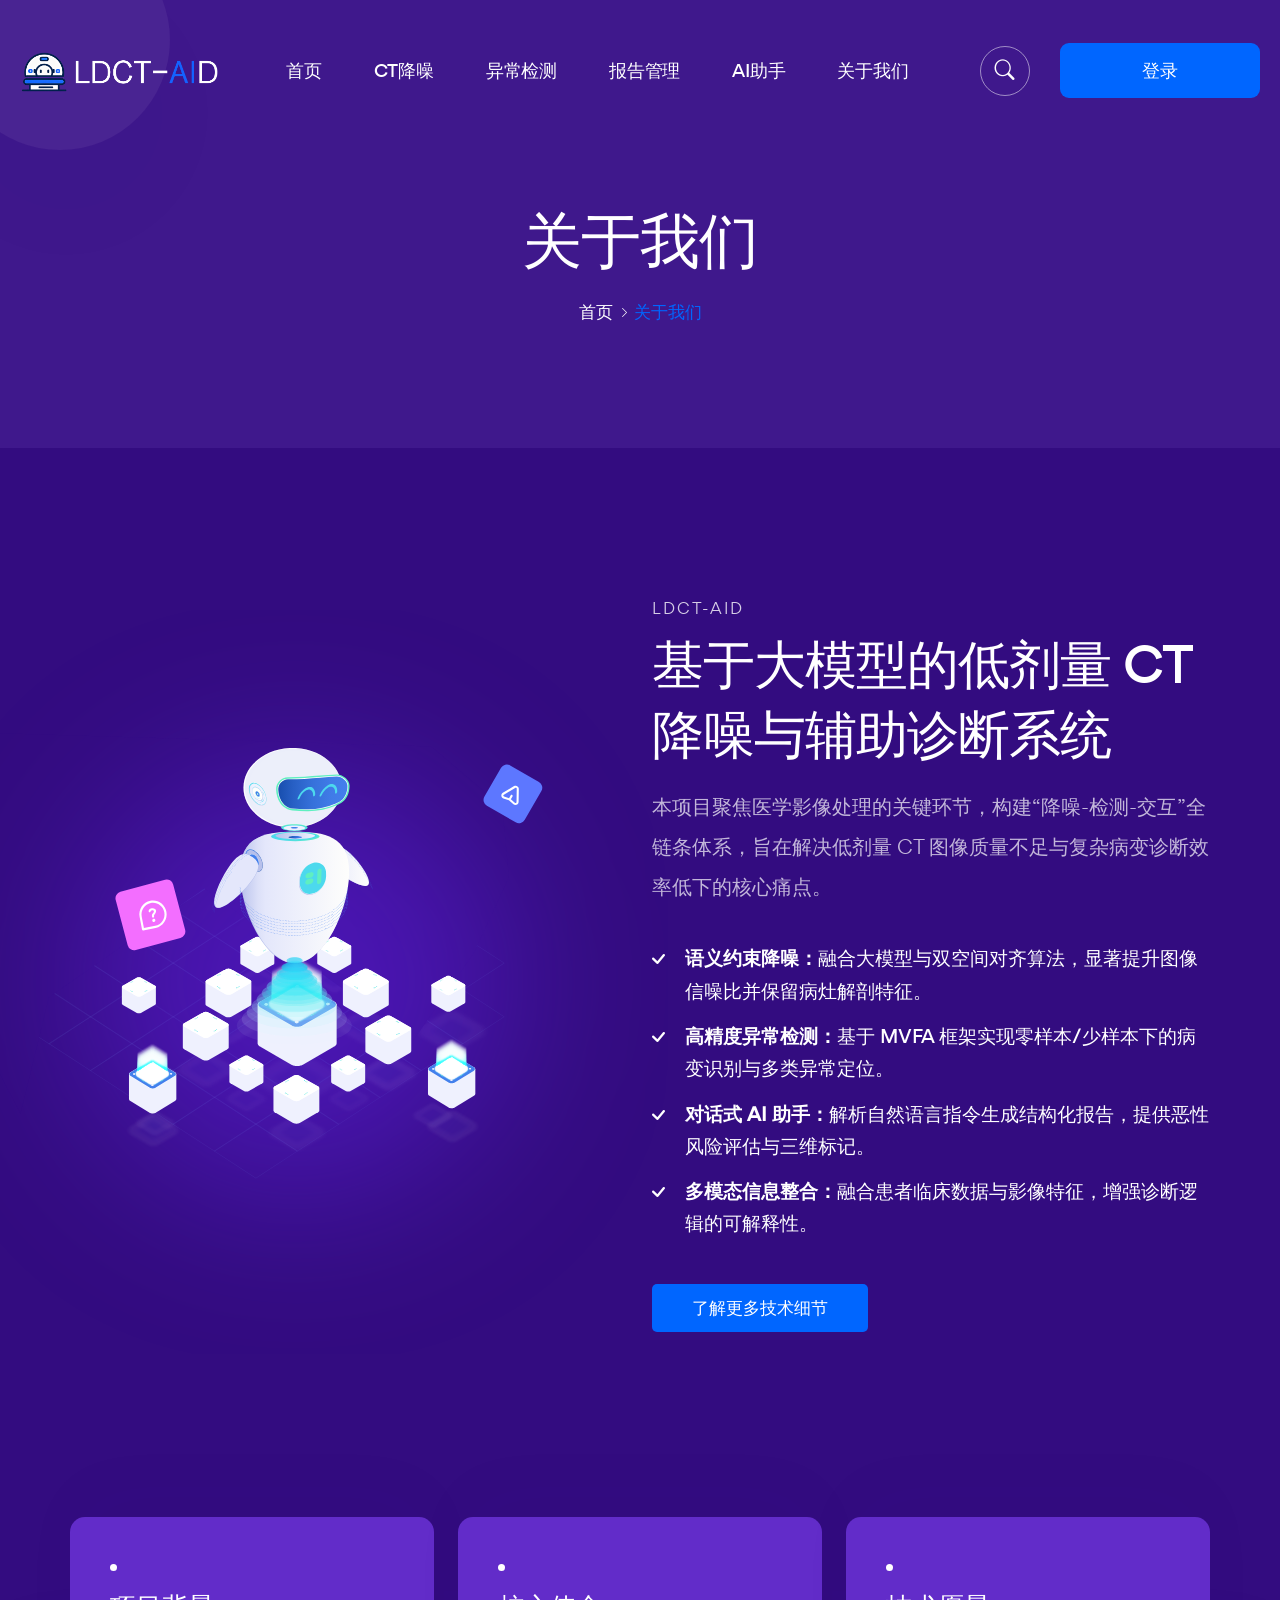
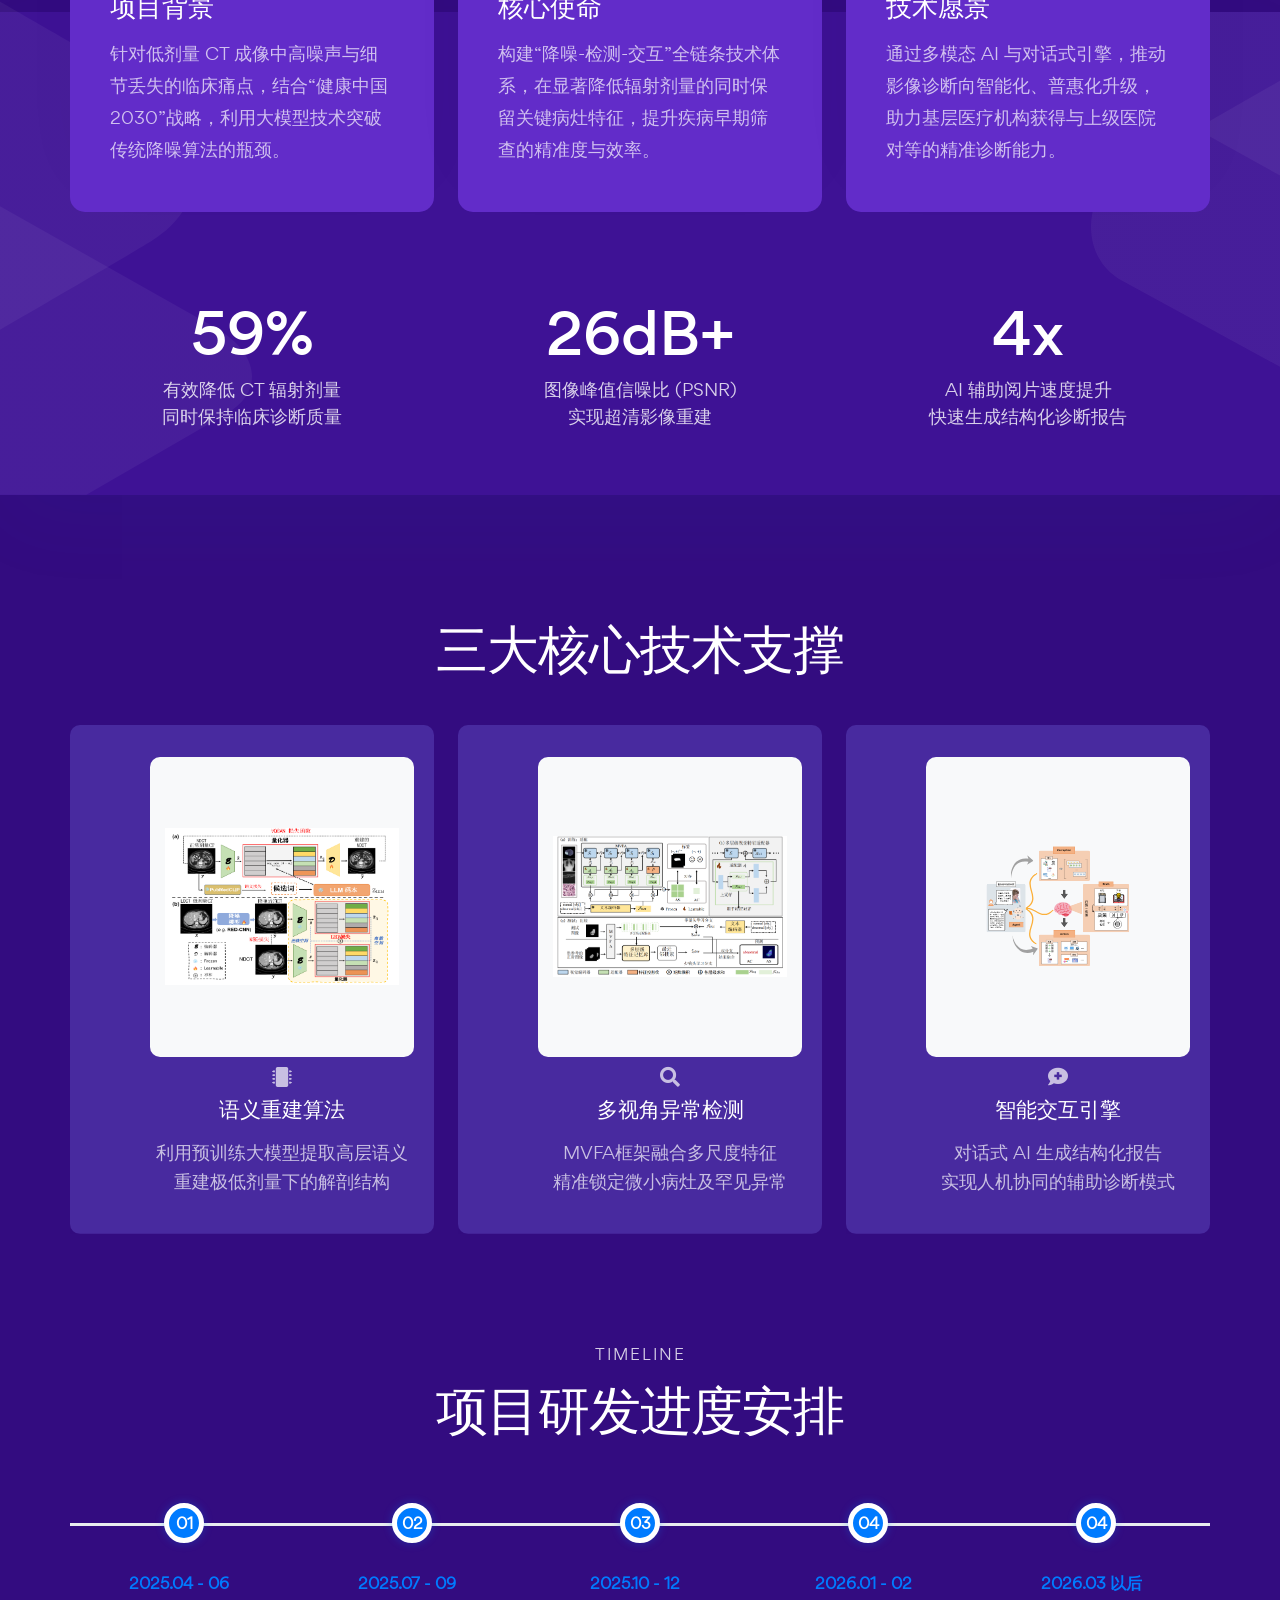
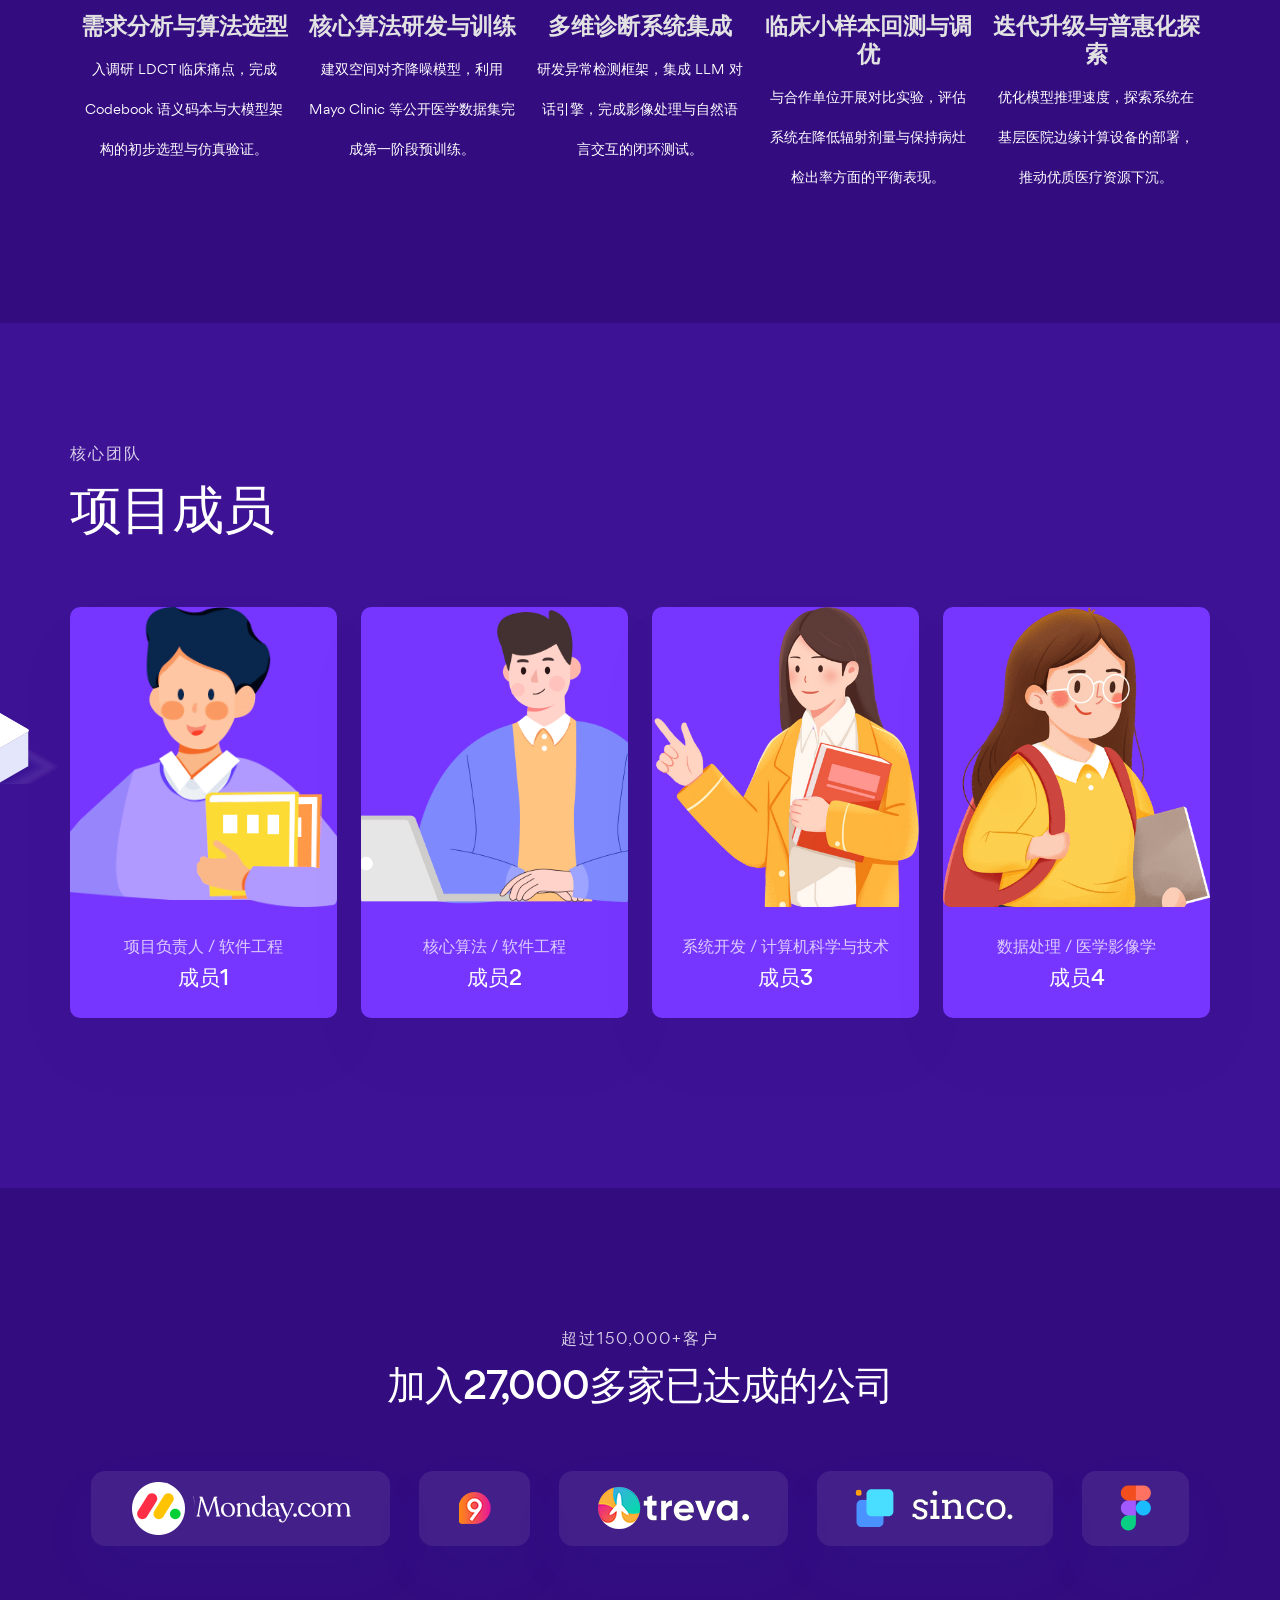
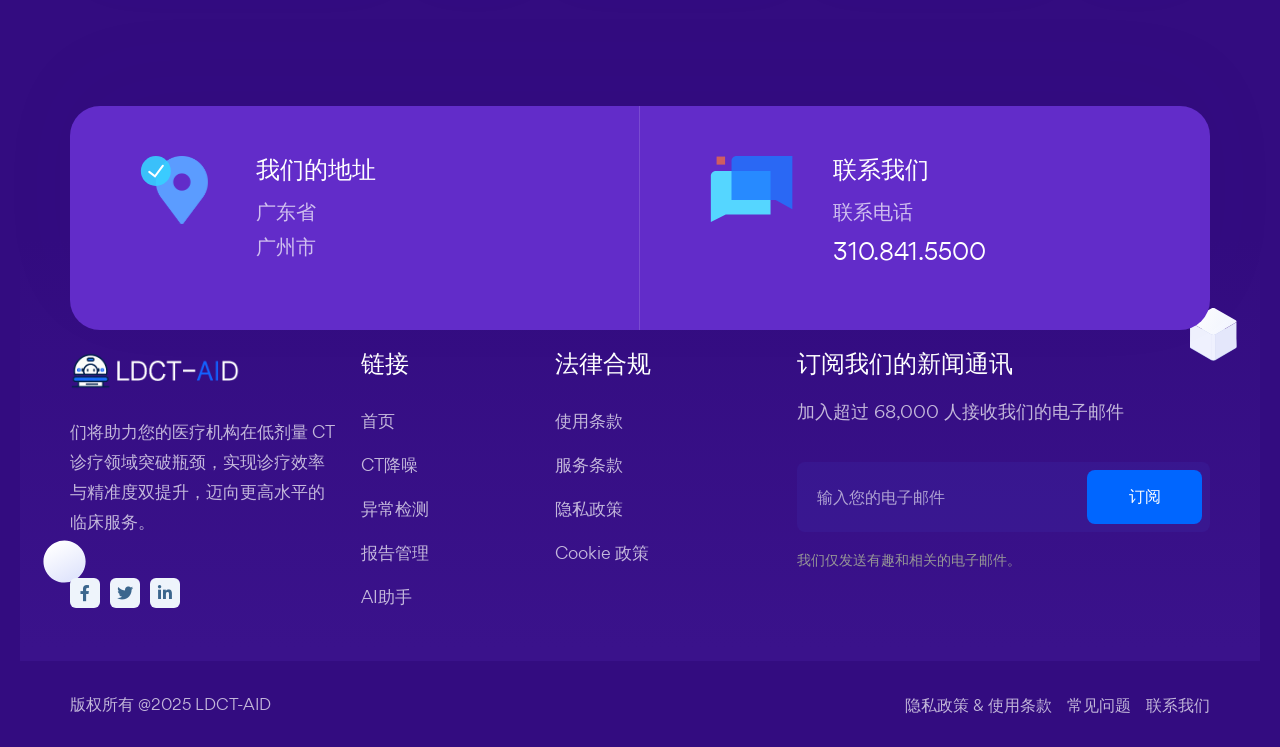
<file: LDCT-AID/about-us1.html>
<!DOCTYPE html>
<html lang="en">
	<head>
		<meta charset="UTF-8">
		<meta name="keywords" content="Data Science, Analytics, Data, sass, software company">
		<meta name="description" content="Sinco - Data Science & Analytics HTML5 Template is designed especially for the agency, multipurpose and business and those who offer business-related services.">
      	<meta property="og:site_name" content="Sinco">
      	<meta property="og:url" content="https://heloshape.com/">
      	<meta property="og:type" content="website">
      	<meta property="og:title" content="Sinco - Data Science & Analytics HTML5 Template">
		<meta name='og:image' content='images/assets/ogg.png'>
		<!-- For IE -->
		<meta http-equiv="X-UA-Compatible" content="IE=edge">
		<!-- For Resposive Device -->
		<meta name="viewport" content="width=device-width, initial-scale=1.0">
		<!-- For Window Tab Color -->
		<!-- Chrome, Firefox OS and Opera -->
		<meta name="theme-color" content="#1E78FF">
		<!-- Windows Phone -->
		<meta name="msapplication-navbutton-color" content="#1E78FF">
		<!-- iOS Safari -->
		<meta name="apple-mobile-web-app-status-bar-style" content="#1E78FF">
		<title>LDCT-AID</title>
		<!-- Favicon -->
		<link rel="icon" type="image/png" sizes="56x56" href="images/logo/favicon.svg">
		<!-- Main style sheet -->
		<link rel="stylesheet" type="text/css" href="css/style.css" media="all">
		<!-- responsive style sheet -->
		<link rel="stylesheet" type="text/css" href="css/responsive.css" media="all">
		<!-- about-us style sheet -->
		<link rel="stylesheet" type="text/css" href="css/about-us.css" media="all">
		
		<!-- Fix Internet Explorer ______________________________________-->
		<!--[if lt IE 9]>
			<script src="http://html5shiv.googlecode.com/svn/trunk/html5.js"></script>
			<script src="vendor/html5shiv.js"></script>
			<script src="vendor/respond.js"></script>
		<![endif]-->	
	</head>
	<style>
	
	</style>

	<body>
		
		<div class="main-page-wrapper">
			<!-- ===================================================
				Loading Transition
			==================================================== -->
			<section>
				<div id="preloader">
					<div id="ctn-preloader" class="ctn-preloader">
						<div class="animation-preloader">
							<div class="icon"><img src="images/logo/favicon.svg" alt="" class="m-auto d-block" width="70"></div>
							<div class="txt-loading mt-2">
								<span data-text-preloader="L" class="letters-loading">
									L
								</span>
								<span data-text-preloader="D" class="letters-loading">
									D
								</span>
								<span data-text-preloader="C" class="letters-loading">
									C
								</span>
								<span data-text-preloader="T" class="letters-loading">
									T
								</span>
								<span data-text-preloader="-" class="letters-loading">
									-
								</span>
								<span data-text-preloader="A" class="letters-loading">
									A
								</span>
								<span data-text-preloader="I" class="letters-loading">
									I
								</span>
								<span data-text-preloader="D" class="letters-loading">
									D
								</span>
							</div>
						</div>	
					</div>
				</div>
			</section>


			<!-- 
			=============================================
				Search
			============================================== 
			-->
			<div class="offcanvas offcanvas-top theme-search-form bg-three justify-content-center" tabindex="-1" id="offcanvasTop">
				<button type="button" class="close-btn tran3s" data-bs-dismiss="offcanvas" aria-label="Close"><i class="bi bi-x-lg"></i></button>
				<div class="form-wrapper">
					<form action="#">
						<input type="text" placeholder="Search Keyword....">
					</form>
				</div> <!-- /.form-wrapper -->
			</div>


			<!-- 
			=============================================
				Theme Main Menu
			============================================== 
			-->
						<header class="theme-main-menu sticky-menu theme-menu-four">
				<div class="inner-content">
					<div class="d-flex align-items-center">
						<div class="logo order-lg-0"><a href="index.html" class="d-block"><img src="images/logo/logo-2-light.png" alt="" width="200"></a></div>


						<div class="right-widget d-flex align-items-center ms-auto order-lg-3">
							 							<!-- <div class="call-button d-none d-xl-block me-5">Call us <a href="#">(+880) 321 782 110</a></div> -->
							<button class="menu-search-btn tran3s" type="button" data-bs-toggle="offcanvas" data-bs-target="#offcanvasTop" aria-controls="offcanvasTop"><i class="bi bi-search"></i></button>
							<a href="signin.html" class="send-msg-btn tran3s d-none d-lg-block">登录</a>
						</div> <!-- /.right-widget -->

						<nav class="navbar navbar-expand-lg order-lg-2">
							<button class="navbar-toggler d-block d-lg-none" type="button" data-bs-toggle="collapse" data-bs-target="#navbarNav" aria-controls="navbarNav" aria-expanded="false" aria-label="Toggle navigation">
						    	<span></span>
						 	</button>
						    <div class="collapse navbar-collapse" id="navbarNav">
						    	<ul class="navbar-nav">
						    		<li class="d-block d-lg-none"><div class="logo"><a href="index.html"><img src="images/logo/logo-2-light.png" alt="" width="130"></a></div></li>
							        <li class="nav-item">
							        	<a class="nav-link" href="index.html" role="button">首页</a>
						            </li>
						            <li class="nav-item">
							        	<a class="nav-link" href="ctjz.html" role="button">CT降噪</a>
						            </li>
						            <li class="nav-item">
							        	<a class="nav-link" href="ycjc.html" role="button">异常检测</a>
						            </li>
							        <li class="nav-item">
							        	<a class="nav-link" href="bggl.html" role="button">报告管理</a>
						            </li>
						            <li class="nav-item">
							        	<a class="nav-link" href="AIzs.html" role="button">AI助手</a>
						            </li>
									<li class="nav-item">
										<a href="about-us1.html" class="nav-link">关于我们</a>
									</li>
						    	</ul>
						    	 
						    </div>
						</nav>
					</div>
				</div> <!-- /.inner-content -->
			</header> <!-- /.theme-main-menu -->


			
			<!-- 
			=============================================
				Theme Inner Banner
			============================================== 
			-->
			<div class="theme-inner-banner">
				<div class="container">
					<h2 class="intro-title text-center">关于我们</h2>
					<ul class="page-breadcrumb style-none d-flex justify-content-center">
						<li><a href="index.html">首页</a></li>
						<li class="current-page">关于我们</li>
					</ul>
				</div>
			</div> <!-- /.theme-inner-banner -->



			<!-- 
			=============================================
				Feature Section Two
			============================================== 
			-->
			<div class="fancy-feature-two position-relative mt-140 lg-mt-100">
				<div class="container">
					<div class="row">
						<div class="col-xxl-5 col-lg-6 col-md-7 ms-auto">
							<div class="block-style-two" data-aos="fade-left">
								<div class="title-style-one">
									<div class="sc-title-four">LDCT-AID</div>
									<h2 class="main-title">基于大模型的低剂量 CT 降噪与辅助诊断系统</h2>
								</div> <p class="pt-10 pb-20 lg-pb-10">
									本项目聚焦医学影像处理的关键环节，构建“降噪-检测-交互”全链条体系，旨在解决低剂量 CT 图像质量不足与复杂病变诊断效率低下的核心痛点。
								</p>
								<ul class="style-none list-item color-rev">
									<li><strong>语义约束降噪：</strong>融合大模型与双空间对齐算法，显著提升图像信噪比并保留病灶解剖特征。</li>
									<li><strong>高精度异常检测：</strong>基于 MVFA 框架实现零样本/少样本下的病变识别与多类异常定位。</li>
									<li><strong>对话式 AI 助手：</strong>解析自然语言指令生成结构化报告，提供恶性风险评估与三维标记。</li>
									<li><strong>多模态信息整合：</strong>融合患者临床数据与影像特征，增强诊断逻辑的可解释性。</li>
								</ul>
								<a href="contact-us.html" class="btn-eight mt-30">了解更多技术细节</a>
							</div> </div>
					</div>
				</div>
				<div class="illustration-holder-two sm-mt-40">
					<img src="images/assets/ils_05.svg" alt="" class="main-illustration w-100">
					<img src="images/assets/ils_05_1.svg" alt="" class="shapes shape-one">
					<img src="images/assets/ils_05_2.svg" alt="" class="shapes shape-two" data-aos="fade-up" data-aos-anchor=".fancy-feature-two" data-aos-delay="100" data-aos-duration="2000">
					<img src="images/assets/ils_05_3.svg" alt="" class="shapes shape-three" data-aos="fade-up" data-aos-anchor=".fancy-feature-two" data-aos-delay="150" data-aos-duration="2000">
					<img src="images/assets/ils_05_4.svg" alt="" class="shapes shape-four">
					<img src="images/assets/ils_05_5.svg" alt="" class="shapes shape-five">
				</div> <!-- /.illustration-holder-two -->
			</div> <!-- /.fancy-feature-two -->



			<!-- 
			=============================================
				Feature Section Twenty Two
			============================================== 
			-->
	<div class="fancy-feature-twentyTwo mt-150 lg-mt-60 md-mt-10">
    <div class="container">
        <div class="row gx-xxl-5">
            <div class="col-lg-4 col-sm-6 d-flex" data-aos="fade-up">
                <div class="block-style-fourteen mt-35">
                    <h5>项目背景</h5>
                    <p>针对低剂量 CT 成像中高噪声与细节丢失的临床痛点，结合“健康中国 2030”战略，利用大模型技术突破传统降噪算法的瓶颈。</p>
                </div> </div>
            
            <div class="col-lg-4 col-sm-6 d-flex" data-aos="fade-up" data-aos-delay="100">
                <div class="block-style-fourteen mt-35">
                    <h5>核心使命</h5>
                    <p>构建“降噪-检测-交互”全链条技术体系，在显著降低辐射剂量的同时保留关键病灶特征，提升疾病早期筛查的精准度与效率。</p>
                </div> </div>
            
            <div class="col-lg-4 d-flex" data-aos="fade-up" data-aos-delay="200">
                <div class="block-style-fourteen mt-35">
                    <h5>技术愿景</h5>
                    <p>通过多模态 AI 与对话式引擎，推动影像诊断向智能化、普惠化升级，助力基层医疗机构获得与上级医院对等的精准诊断能力。</p>
                </div> </div>
			</div>
		</div>
	</div> 



			<!--
			=====================================================
				Counter Section One
			=====================================================
			-->
			<div class="counter-section-one">
				<div class="inner-container bg-color style-two rounded-0 w-100">
					<div class="container">
						<div class="row justify-content-center">
							<div class="col-md-4 col-sm-6" data-aos="fade-up">
								<div class="counter-block-one text-center mb-20">
									<div class="main-count"><span class="counter">80</span>%</div>
									<p>有效降低 CT 辐射剂量 <br> 同时保持临床诊断质量</p>
								</div> </div>
							
							<div class="col-md-4 col-sm-6" data-aos="fade-up" data-aos-delay="100">
								<div class="counter-block-one text-center mb-20">
									<div class="main-count"><span class="counter">35</span>dB+</div>
									<p>图像峰值信噪比 (PSNR) <br> 实现超清影像重建</p>
								</div> </div>

							<div class="col-md-4 col-sm-6" data-aos="fade-up" data-aos-delay="200">
								<div class="counter-block-one text-center mb-20">
									<div class="main-count"><span class="counter">5</span>x</div>
									<p>AI 辅助阅片速度提升 <br> 快速生成结构化诊断报告</p>
								</div> </div>
						</div>
					</div>
					<img src="images/shape/shape_40.svg" alt="" class="shapes shape-three">
					<img src="images/shape/shape_41.svg" alt="" class="shapes shape-four">
					</div>  
				</div>


			<!--
			=====================================================
				技术支撑
			=====================================================
			-->


				<div class="fancy-feature-two mt-120">
					<div class="container">
						<div class="row">
							<div class="col-xl-12" >
								<div class="title-style-one text-center mb-40">
									<h2 class="main-title">三大核心技术支撑</h2>
								</div>
							</div>
						</div>
						<div class="row">
							<div class="col-md-4 js-reveal">
								<div class="block-style-three text-center tech-card-hidden delay-1 ">
									<div class="tech-img-container">
										<img src="images/model/LEDA.png" class="clickable-img" alt="语义重建架构">
									</div>
									<div class="icon"><i class="fas fa-microchip"></i></div>
									<h6>语义重建算法</h6>
									<p>利用预训练大模型提取高层语义<br>重建极低剂量下的解剖结构</p>
								</div>
							</div>
							<div class="col-md-4 js-reveal">
								<div class="block-style-three text-center tech-card-hidden delay-2">
									<div class="tech-img-container">
										<img src="images/model/MVFA.png" class="clickable-img" alt="多视角异常检测架构">
									</div>
									<div class="icon"><i class="fas fa-search"></i></div>
									<h6>多视角异常检测</h6>
									<p>MVFA框架融合多尺度特征<br>精准锁定微小病灶及罕见异常</p>
								</div>
							</div>

							<div class="col-md-4 js-reveal">
								<div class="block-style-three text-center tech-card-hidden delay-3">
									<div class="tech-img-container">
										<img src="images/model/AI.svg" class="clickable-img" alt="智能交互引擎架构">
									</div>
									<div class="icon"><i class="fas fa-comment-medical"></i></div>
									<h6>智能交互引擎</h6>
									<p>对话式 AI 生成结构化报告<br>实现人机协同的辅助诊断模式</p>
								</div>
							</div>
						</div>
					</div>
				</div>

			<!--
			=====================================================
					路线
			=====================================================
			-->


				<section class="roadmap-horizontal mt-100 mb-100">
					<div class="container">
						<div class="title-style-one text-center mb-70">
							<div class="sc-title-four">TIMELINE</div>
							<h2 class="main-title">项目研发进度安排</h2>
						</div>

						<div class="roadmap-wrapper">
							<div class="roadmap-step" data-aos="fade-up">
								<div class="step-circle">01</div>
								<div class="step-date">2025.04 - 06</div>
								<div class="step-content">
									<h6>需求分析与算法选型</h6>
									<p>入调研 LDCT 临床痛点，完成 Codebook 语义码本与大模型架构的初步选型与仿真验证。</p>
								</div>
							</div>

							<div class="roadmap-step" data-aos="fade-up" data-aos-delay="200">
								<div class="step-circle">02</div>
								<div class="step-date">2025.07 - 09</div>
								<div class="step-content">
									<h6>核心算法研发与训练</h6>
									<p>建双空间对齐降噪模型，利用 Mayo Clinic 等公开医学数据集完成第一阶段预训练。</p>
								</div>
							</div>

							<div class="roadmap-step" data-aos="fade-up" data-aos-delay="400">
								<div class="step-circle">03</div>
								<div class="step-date">2025.10 - 12</div>
								<div class="step-content">
									<h6>多维诊断系统集成</h6>
									<p>研发异常检测框架，集成 LLM 对话引擎，完成影像处理与自然语言交互的闭环测试。</p>
								</div>
							</div>

							<div class="roadmap-step" data-aos="fade-up" data-aos-delay="600">
								<div class="step-circle">04</div>
								<div class="step-date">2026.01 - 02</div>
								<div class="step-content">
									<h6>临床小样本回测与调优</h6>
									<p>与合作单位开展对比实验，评估系统在降低辐射剂量与保持病灶检出率方面的平衡表现。</p>
								</div>
							</div>

							<div class="roadmap-step" data-aos="fade-up" data-aos-delay="800">
								<div class="step-circle">04</div>
								<div class="step-date">2026.03 以后</div>
								<div class="step-content">
									<h6>迭代升级与普惠化探索</h6>
									<p>优化模型推理速度，探索系统在基层医院边缘计算设备的部署，推动优质医疗资源下沉。</p>
								</div>
							</div>



						</div>
					</div>
				</section>

			<!--
			=====================================================
				Team Section One
			=====================================================
			-->
			<div class="team-section-one mt-110 pt-110 pb-170 lg-mt-80 lg-pt-80 lg-pb-80">
				<div class="container">
					<div class="row align-items-center">
						<div class="col-sm-6">
							<div class="title-style-one text-center text-sm-start xs-pb-20" data-aos="fade-right">
								<div class="sc-title-four">核心团队</div>
								<h2 class="main-title">项目成员</h2>
							</div> </div>
						<div class="col-sm-6 ms-auto d-flex justify-content-center justify-content-sm-end" data-aos="fade-left">
							<!-- <div class="designation-text" style="color: #ff5555; font-weight: bold;">指导教师：梁艳（博士/讲师）</div> -->
						</div>
					</div>

					<div class="row pt-20">
						<div class="col-xl-3 col-sm-6" data-aos="fade-up">
							<div class="team-block-one tran3s mt-35">
								<div class="img-meta"><img src="images/team/1.png" alt="" class="w-100"></div>
								<a href="team-details.html" class="team-info">
									<span class="designation-text">项目负责人 / 软件工程</span>
									<span class="name tran3s">成员1</span>
								</a>
							</div> </div>
						<div class="col-xl-3 col-sm-6" data-aos="fade-up" data-aos-delay="100">
							<div class="team-block-one tran3s mt-35">
								<div class="img-meta"><img src="images/team/2.png" alt="" class="w-100"></div>
								<a href="team-details.html" class="team-info">
									<span class="designation-text">核心算法 / 软件工程</span>
									<span class="name tran3s">成员2</span>
								</a>
							</div> </div>
						<div class="col-xl-3 col-sm-6" data-aos="fade-up" data-aos-delay="200">
							<div class="team-block-one tran3s mt-35">
								<div class="img-meta"><img src="images/team/3.png" alt="" class="w-100"></div>
								<a href="team-details.html" class="team-info">
									<span class="designation-text">系统开发 / 计算机科学与技术</span>
									<span class="name tran3s">成员3</span>
								</a>
							</div> </div>
						<div class="col-xl-3 col-sm-6" data-aos="fade-up" data-aos-delay="300">
							<div class="team-block-one tran3s mt-35">
								<div class="img-meta"><img src="images/team/4.png" alt="" class="w-100"></div>
								<a href="team-details.html" class="team-info">
									<span class="designation-text">数据处理 / 医学影像学</span>
									<span class="name tran3s">成员4</span>
								</a>
							</div> </div>
					</div>
				</div>
				<img src="images/shape/shape_42.svg" alt="" class="shapes shape-one">
			</div>



			<!--
			=====================================================
				Feedback Slider Three
			=====================================================
			-->

			<!--
			=====================================================
				Partner Section Two
			=====================================================
			-->
			<div class="partner-section-two mt-130 lg-mt-70 lg-pb-20">
				<div class="container">
					<div class="title-style-one text-center" data-aos="fade-up">
						<div class="sc-title-four">超过150,000+客户</div>
						<h2 class="main-title md">加入27,000多家已达成的公司</h2>
					</div> <!-- /.title-style-one -->

					<div class="row">
						<div class="col-12 m-auto">
							<ul class="style-none text-center">
								<li class="partner-logo-block-one d-inline-block" data-aos="fade-up"><a href="#" class="d-flex align-items-center justify-content-center"><img src="images/logo/Plogo-13.png" alt=""></a></li>
								<li class="partner-logo-block-one d-inline-block" data-aos="fade-up" data-aos-delay="100"><a href="#" class="d-flex align-items-center justify-content-center"><img src="images/logo/Plogo-12.png" alt=""></a></li>
								<li class="partner-logo-block-one d-inline-block" data-aos="fade-up" data-aos-delay="200"><a href="#" class="d-flex align-items-center justify-content-center"><img src="images/logo/Plogo-9.png" alt=""></a></li>
								<li class="partner-logo-block-one d-inline-block" data-aos="fade-up" data-aos-delay="300"><a href="#" class="d-flex align-items-center justify-content-center"><img src="images/logo/Plogo-7.png" alt=""></a></li>
								<li class="partner-logo-block-one d-inline-block" data-aos="fade-up" data-aos-delay="400"><a href="#" class="d-flex align-items-center justify-content-center"><img src="images/logo/Plogo-8.png" alt=""></a></li>
							</ul>
						</div>
					</div>
				</div> <!-- /.container -->
			</div> <!-- /.partner-section-two -->



			<!--
			=====================================================
				Address Section One
			=====================================================
			-->
			<div class="address-section-one">
				<div class="container">
					<div class="inner-content color-one" data-aos="fade-up" data-aos-delay="100">
						<div class="row g-0">
							<div class="col-md-6 d-flex">
								<div class="address-block-one d-flex border-right">
									<div class="icon"><img src="images/icon/icon_06.svg" alt=""></div>
									<div class="text-meta">
										<h4 class="title">我们的地址</h4>
										<p>广东省<br>广州市</p>
									</div> <!-- /.text-meta -->
								</div> <!-- /.address-block-one -->
							</div>
							<div class="col-md-6 d-flex">
								<div class="address-block-one d-flex">
									<div class="icon"><img src="images/icon/icon_07.svg" alt=""></div>
									<div class="text-meta">
										<h4 class="title">联系我们</h4>
										<p>联系电话<br><a href="#">310.841.5500</a></p>
									</div> <!-- /.text-meta -->
								</div> <!-- /.address-block-one -->
							</div>
						</div>
					</div>
				</div>
			</div> <!-- /.address-section-one -->

		

			<!--
			=====================================================
				Footer
			=====================================================
			-->
			<div class="footer-style-two theme-basic-footer">
				<img src="images/shape/shape_16.svg" alt="" class="shapes shape-one">
				<img src="images/shape/shape_17.svg" alt="" class="shapes shape-two">
				<div class="container">
					<div class="inner-wrapper">
						<div class="row">
							<div class="col-lg-3 footer-intro mb-40">
								<div class="logo"><a href="index.html"><img src="images/logo/logo-2-light.png" alt="" width="170"></a></div>
								<p>们将助力您的医疗机构在低剂量 CT 诊疗领域突破瓶颈，实现诊疗效率与精准度双提升，迈向更高水平的临床服务。</p>
								<ul class="d-flex social-icon style-none">
									<li><a href="#"><i class="fab fa-facebook-f"></i></a></li>
									<li><a href="#"><i class="fab fa-twitter"></i></a></li>
									<li><a href="#"><i class="fab fa-linkedin-in"></i></a></li>
								</ul>
							</div>
							<div class="col-lg-2 col-md-3 col-sm-6 mb-30">
								<h5 class="footer-title">链接</h5>
								<ul class="footer-nav-link style-none">
									<li><a href="index.html">首页</a></li>
									<li><a href="ctjz.html">CT降噪</a></li>
									<li><a href="ycjc.html">异常检测</a></li>
									<li><a href="bggl.html">报告管理</a></li>
									<li><a href="AIzs.html">AI助手</a></li>
								</ul>
							</div>
							<div class="col-xl-2 col-md-3 col-sm-6 mb-30">
								<h5 class="footer-title">法律合规</h5>
								<ul class="footer-nav-link style-none">
									<li><a href="faq.html">使用条款</a></li>
									<li><a href="faq.html">服务条款</a></li>
									<li><a href="faq.html">隐私政策</a></li>
									<li><a href="faq.html">Cookie 政策</a></li>
								</ul>
							</div>
							<div class="col-xl-5 col-lg-4 col-md-6 mb-30">
								<div class="newsletter ps-xl-5">
									<h5 class="footer-title">订阅我们的新闻通讯</h5>
									<p>加入超过 68,000 人接收我们的电子邮件</p>
									<form action="#">
										<input type="email" placeholder="输入您的电子邮件">
										<button>订阅</button>
									</form>
									<div class="info">我们仅发送有趣和相关的电子邮件。</div>
								</div> <!-- /.newsletter -->
							</div>
						</div>

						<div class="bottom-footer">
							<div class="d-lg-flex justify-content-between align-items-center">
								<ul class="order-lg-1 pb-15 d-flex justify-content-center footer-nav style-none">
									<li><a href="faq.html">隐私政策 &amp; 使用条款</a></li>
									<li><a href="faq.html">常见问题</a></li>
									<li><a href="contact-us.html">联系我们</a></li>
								</ul>
								<p class="copyright text-center order-lg-0 pb-15">版权所有 @2025 LDCT-AID</p>
							</div>
						</div>
					</div> <!-- /.inner-wrapper -->
				</div>
			</div> <!-- /.footer-style-two -->



			<button class="scroll-top">
				<i class="bi bi-arrow-up-short"></i>
			</button>
			
			


		<!-- Optional JavaScript _____________________________  -->

    	<!-- jQuery first, then Bootstrap JS -->
    	<!-- jQuery -->
		<script src="vendor/jquery.min.js"></script>
		<!-- Bootstrap JS -->
		<script src="vendor/bootstrap/js/bootstrap.bundle.min.js"></script>
		<!-- AOS js -->
		<script src="vendor/aos-next/dist/aos.js"></script>
		<!-- Slick Slider -->
		<script src="vendor/slick/slick.min.js"></script>
		<!-- js Counter -->
		<script src="vendor/jquery.counterup.min.js"></script>
		<script src="vendor/jquery.waypoints.min.js"></script>
		<!-- Fancybox -->
		<script src="vendor/fancybox/dist/jquery.fancybox.min.js"></script>
		<!-- Progress Bar js -->
		<script src="vendor/skills-master/jquery.skills.js"></script>
<script>
document.addEventListener('DOMContentLoaded', function() {
    const observerOptions = {
        root: null,
        threshold: 0.2 // 当元素出现 20% 的时候开始播放动画
    };

    const observer = new IntersectionObserver((entries) => {
        entries.forEach(entry => {
            if (entry.isIntersecting) {
                // 找到容器内的图片容器
                const target = entry.target.querySelector('.tech-card-hidden');
                if (target) {
                    target.classList.add('tech-card-active');
                }
                // 播放完后停止监听该元素，节省性能
                observer.unobserve(entry.target);
            }
        });
    }, observerOptions);

    // 监听所有带 .js-reveal 的模块
    document.querySelectorAll('.js-reveal').forEach(el => {
        observer.observe(el);
    });
});
document.addEventListener('DOMContentLoaded', function() {
    const popup = document.getElementById('imgPopup');
    const popupImg = popup.querySelector('img');
    const clickableImages = document.querySelectorAll('.clickable-img');

    // 点击小图弹出
    clickableImages.forEach(img => {
        img.addEventListener('click', function() {
            popupImg.src = this.src; // 将点击图片的路径赋给大图
            popup.classList.add('active');
            document.body.style.overflow = 'hidden'; // 禁止页面滚动
        });
    });

    // 点击背景或大图关闭
    popup.addEventListener('click', function() {
        popup.classList.remove('active');
        document.body.style.overflow = 'auto'; // 恢复页面滚动
    });
});
</script>
		<!-- Theme js -->
		<script src="js/theme.js"></script>
		<script src="https://lf-cdn.coze.cn/obj/unpkg/flow-platform/chat-app-sdk/1.2.0-beta.19/libs/cn/index.js"></script>
		<script src="js/aiagent.js"></script>
		
		
	</body>
</html>
</file>
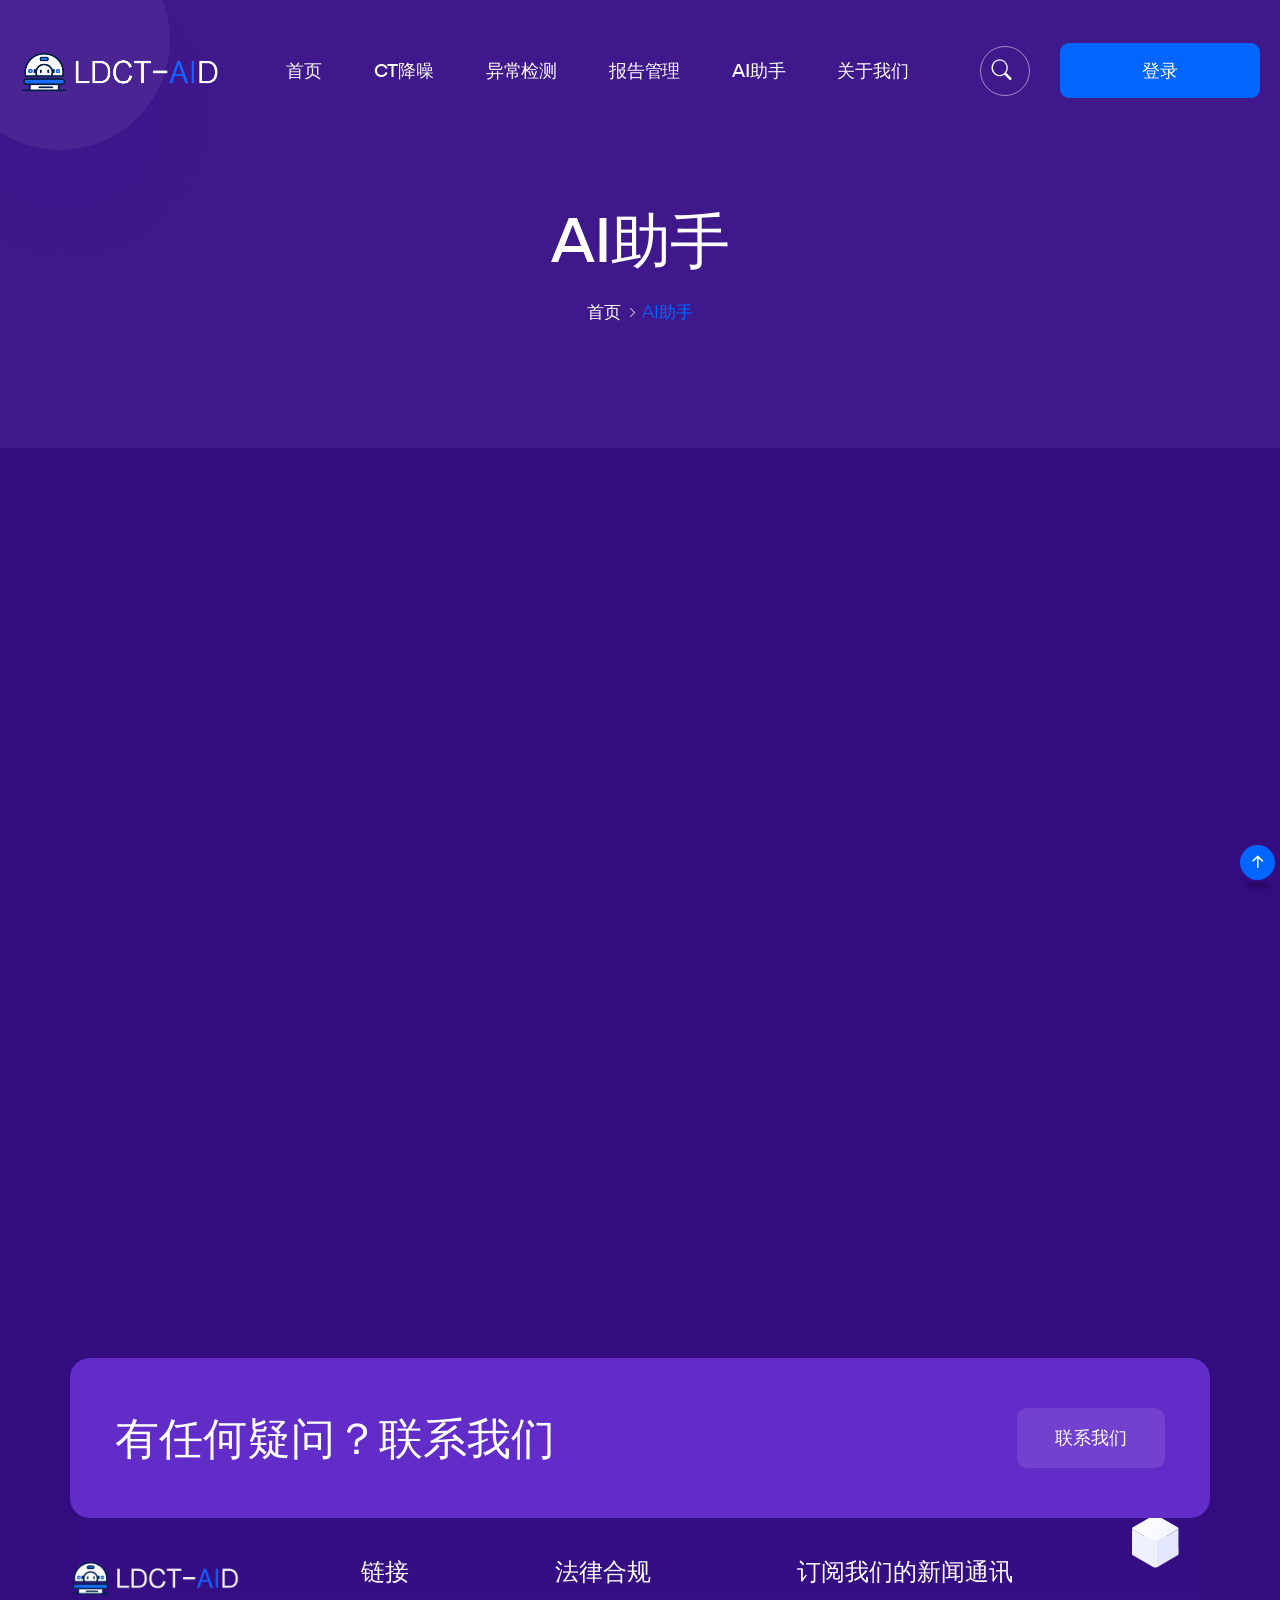
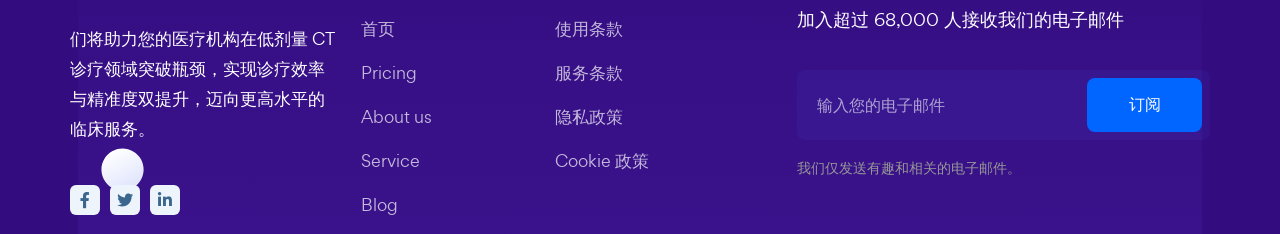
<file: LDCT-AID/AIzs.html>
<!DOCTYPE html>
<html lang="en">
	<head>
		<meta charset="UTF-8">
		<meta name="keywords" content="Data Science, Analytics, Data, sass, software company">
		<meta name="description" content="Sinco - Data Science & Analytics HTML5 Template is designed especially for the agency, multipurpose and business and those who offer business-related services.">
      	<meta property="og:site_name" content="Sinco">
      	<meta property="og:url" content="https://heloshape.com/">
      	<meta property="og:type" content="website">
      	<meta property="og:title" content="Sinco - Data Science & Analytics HTML5 Template">
		<meta name='og:image' content='images/assets/ogg.png'>
		<!-- For IE -->
		<meta http-equiv="X-UA-Compatible" content="IE=edge">
		<!-- For Resposive Device -->
		<meta name="viewport" content="width=device-width, initial-scale=1.0">
		<!-- For Window Tab Color -->
		<!-- Chrome, Firefox OS and Opera -->
		<meta name="theme-color" content="#913BFF">
		<!-- Windows Phone -->
		<meta name="msapplication-navbutton-color" content="#913BFF">
		<!-- iOS Safari -->
		<meta name="apple-mobile-web-app-status-bar-style" content="#913BFF">
		<title>LDCT-AID</title>
		<!-- Favicon -->
		<link rel="icon" type="image/png" sizes="56x56" href="images/logo/favicon.svg">
		<!-- Main style sheet -->
		<link rel="stylesheet" type="text/css" href="css/style.css" media="all">
		<!-- responsive style sheet -->
		<link rel="stylesheet" type="text/css" href="css/responsive.css" media="all">
		<link rel="stylesheet" type="text/css" href="css/AIzs.css" media="all">
		<!-- Fix Internet Explorer ______________________________________-->
		<!--[if lt IE 9]>
			<script src="http://html5shiv.googlecode.com/svn/trunk/html5.js"></script>
			<script src="vendor/html5shiv.js"></script>
			<script src="vendor/respond.js"></script>
		<![endif]-->	
		<style>
			
		</style>
	</head>

	<body>
		<div class="main-page-wrapper">
			<!-- ===================================================
				Loading Transition
			==================================================== -->
			<section>
				<div id="preloader">
					<div id="ctn-preloader" class="ctn-preloader">
						<div class="animation-preloader">
							<div class="icon"><img src="images/logo/favicon.svg" alt="" class="m-auto d-block" width="70"></div>
							<div class="txt-loading mt-2">
								<span data-text-preloader="L" class="letters-loading">
									L
								</span>
								<span data-text-preloader="D" class="letters-loading">
									D
								</span>
								<span data-text-preloader="C" class="letters-loading">
									C
								</span>
								<span data-text-preloader="T" class="letters-loading">
									T
								</span>
								<span data-text-preloader="-" class="letters-loading">
									-
								</span>
								<span data-text-preloader="A" class="letters-loading">
									A
								</span>
								<span data-text-preloader="I" class="letters-loading">
									I
								</span>
								<span data-text-preloader="D" class="letters-loading">
									D
								</span>
							</div>
						</div>	
					</div>
				</div>
			</section>


			<!-- 
			=============================================
				Search
			============================================== 
			-->
			<div class="offcanvas offcanvas-top theme-search-form bg-three justify-content-center" tabindex="-1" id="offcanvasTop">
				<button type="button" class="close-btn tran3s" data-bs-dismiss="offcanvas" aria-label="Close"><i class="bi bi-x-lg"></i></button>
				<div class="form-wrapper">
					<form action="#">
						<input type="text" placeholder="Search Keyword....">
					</form>
				</div> <!-- /.form-wrapper -->
			</div>


			<!-- 
			=============================================
				Theme Main Menu
			============================================== 
			-->
			<header class="theme-main-menu sticky-menu theme-menu-four">
				<div class="inner-content">
					<div class="d-flex align-items-center">
						<div class="logo order-lg-0"><a href="index.html" class="d-block"><img src="images/logo/logo-2-light.png" alt="" width="200"></a></div>


						<div class="right-widget d-flex align-items-center ms-auto order-lg-3">
							 							<!-- <div class="call-button d-none d-xl-block me-5">Call us <a href="#">(+880) 321 782 110</a></div> -->
							<button class="menu-search-btn tran3s" type="button" data-bs-toggle="offcanvas" data-bs-target="#offcanvasTop" aria-controls="offcanvasTop"><i class="bi bi-search"></i></button>
							<a href="signin.html" class="send-msg-btn tran3s d-none d-lg-block">登录</a>
						</div> <!-- /.right-widget -->

						<nav class="navbar navbar-expand-lg order-lg-2">
							<button class="navbar-toggler d-block d-lg-none" type="button" data-bs-toggle="collapse" data-bs-target="#navbarNav" aria-controls="navbarNav" aria-expanded="false" aria-label="Toggle navigation">
						    	<span></span>
						 	</button>
						    <div class="collapse navbar-collapse" id="navbarNav">
						    	<ul class="navbar-nav">
						    		<li class="d-block d-lg-none"><div class="logo"><a href="index.html"><img src="images/logo/logo-2-light.png" alt="" width="130"></a></div></li>
							        <li class="nav-item">
							        	<a class="nav-link" href="index.html" role="button">首页</a>
						            </li>
						            <li class="nav-item">
							        	<a class="nav-link" href="ctjz.html" role="button">CT降噪</a>
						            </li>
						            <li class="nav-item">
							        	<a class="nav-link" href="ycjc.html" role="button">异常检测</a>
						            </li>
							        <li class="nav-item">
							        	<a class="nav-link" href="bggl.html" role="button">报告管理</a>
						            </li>
						            <li class="nav-item">
							        	<a class="nav-link" href="AIzs.html" role="button">AI助手</a>
						            </li>
									<li class="nav-item">
										<a href="about-us1.html" class="nav-link">关于我们</a>
									</li>
						    	</ul>
						    	 
						    </div>
						</nav>
					</div>
				</div> <!-- /.inner-content -->
			</header> <!-- /.theme-main-menu -->


			
			<!-- 
			=============================================
				Theme Inner Banner
			============================================== 
			-->
			<div class="theme-inner-banner">
				<div class="container">
					<h2 class="intro-title text-center">AI助手</h2>
					<ul class="page-breadcrumb style-none d-flex justify-content-center">
						<li><a href="index.html">首页</a></li>
						<li class="current-page">AI助手</li>
					</ul>
				</div>
			</div> <!-- /.theme-inner-banner -->
			


			<!--
			=====================================================
				Blog Details
			=====================================================
			-->
			<div class="blog-details pt-90 mb-150 lg-pt-40 lg-mb-100">
				<div class="container">
					<div class="row">
						<div class="col-xxl-11 m-auto">
							<div class="row">
								<div id="chatbot-container" class="col-lg-8" style=" width: 100%; height: 80vh;">
								
									
									
								</div>

								<!-- <div class="col-lg-4 col-md-6" style="border-color: white; border-width: 1px; border-style: solid;">
									<div class="blog-sidebar ps-xl-5 ps-lg-3 me-xxl-5 mt-45 md-mt-70">
										<div class="sidebar-search mb-45">
											<form action="#">
												<input type="text" placeholder="Search..">
												<button class="tran3s"><i class="bi bi-search"></i></button>
											</form>
										</div>
										<div class="sidebar-category mb-50" >
											<h5 class="sidebar-title">Category</h5>
											<ul class="style-none">
												<li class="current-page"><a href="blog-details.html">Machine Learning <span>(03)</span></a></li>
												<li><a href="blog-details.html">Big Data Services <span>(05)</span></a></li>
												<li><a href="blog-details.html">Chatboot <span>(08)</span></a></li>
												<li><a href="blog-details.html">User Analysis <span>(10)</span></a></li>
												<li><a href="blog-details.html">Artificial <span>(02)</span></a></li>
												<li><a href="blog-details.html">Intelligence <span>(11)</span></a></li>
											</ul>
										</div>
										<div class="sidebar-keyword mb-50">
											<h5 class="sidebar-title">Keywords</h5>
											<ul class="clearfix style-none">
												<li><a href="blog-details.html">Ideas</a></li>
												<li><a href="blog-details.html">Education</a></li>
												<li><a href="blog-details.html">DATA</a></li>
												<li><a href="blog-details.html">MAchine</a></li>
												<li><a href="blog-details.html">AI</a></li>
												<li><a href="blog-details.html">INTELLIgent</a></li>
											</ul>
										</div>
										<div class="sidebar-quote">
											<ul class="style-none d-flex justify-content-center rating">
												<li><i class="bi bi-star-fill"></i></li>
												<li><i class="bi bi-star-fill"></i></li>
												<li><i class="bi bi-star-fill"></i></li>
												<li><i class="bi bi-star-fill"></i></li>
												<li><i class="bi bi-star-fill"></i></li>
											</ul>
											<p>They not only understand what I say but read between the lines and also give me ideas of my own.</p>
											<div class="name">Rashed Kabir, <span>Designer</span></div>
										</div>
									</div>
								</div>
							</div>
						</div>
					</div>
				</div> 
			</div> /.blog-details -->



			<!-- 
			=============================================
				Fancy Short Banner Five
			============================================== 
			-->
			<div class="fancy-short-banner-five" style="top: 100px;">
				<div class="container">
					<div class="bg-wrapper">
						<div class="row align-items-center">
							<div class="col-lg-6 text-center text-lg-start" data-aos="fade-right">
								<h3 class="pe-xxl-5 md-pb-20">有任何疑问？联系我们</h3>
							</div>
							<div class="col-lg-6 text-center text-lg-end" data-aos="fade-left">
								<a href="contact-us.html" class="msg-btn tran3s">联系我们</a>
							</div>
						</div>
					</div> <!-- /.bg-wrapper -->
				</div> <!-- /.container -->
			</div> <!-- /.fancy-short-banner-five -->

		

			<!--
			=====================================================
				Footer
			=====================================================
			-->
			<div class="footer-style-two theme-basic-footer" style="top: 120px;">
				<img src="images/shape/shape_16.svg" alt="" class="shapes shape-one">
				<img src="images/shape/shape_17.svg" alt="" class="shapes shape-two">
				<div class="container">
					<div class="inner-wrapper">
						<div class="row">
							<div class="col-lg-3 footer-intro mb-40">
								<div class="logo"><a href="index.html"><img src="images/logo/logo-2-light.png" alt="" width="170"></a></div>
								<p>们将助力您的医疗机构在低剂量 CT 诊疗领域突破瓶颈，实现诊疗效率与精准度双提升，迈向更高水平的临床服务。</p>
								<ul class="d-flex social-icon style-none">
									<li><a href="#"><i class="fab fa-facebook-f"></i></a></li>
									<li><a href="#"><i class="fab fa-twitter"></i></a></li>
									<li><a href="#"><i class="fab fa-linkedin-in"></i></a></li>
								</ul>
							</div>
							<div class="col-lg-2 col-md-3 col-sm-6 mb-30">
								<h5 class="footer-title">链接</h5>
								<ul class="footer-nav-link style-none">
									<li><a href="index.html">首页</a></li>
									<li><a href="pricing.html">Pricing</a></li>
									<li><a href="about-us2.html">About us</a></li>
									<li><a href="service-V1.html">Service</a></li>
									<li><a href="blog-V1.html">Blog</a></li>
								</ul>
							</div>
							<div class="col-xl-2 col-md-3 col-sm-6 mb-30">
								<h5 class="footer-title">法律合规</h5>
								<ul class="footer-nav-link style-none">
									<li><a href="faq.html">使用条款</a></li>
									<li><a href="faq.html">服务条款</a></li>
									<li><a href="faq.html">隐私政策</a></li>
									<li><a href="faq.html">Cookie 政策</a></li>
								</ul>
							</div>
							<div class="col-xl-5 col-lg-4 col-md-6 mb-30">
								<div class="newsletter ps-xl-5">
									<h5 class="footer-title">订阅我们的新闻通讯</h5>
									<p>加入超过 68,000 人接收我们的电子邮件</p>
									<form action="#">
										<input type="email" placeholder="输入您的电子邮件">
										<button>订阅</button>
									</form>
									<div class="info">我们仅发送有趣和相关的电子邮件。</div>
								</div> <!-- /.newsletter -->
							</div>
						</div>

						<div class="bottom-footer">
							<div class="d-lg-flex justify-content-between align-items-center">
								<ul class="order-lg-1 pb-15 d-flex justify-content-center footer-nav style-none">
									<li><a href="faq.html">隐私政策 &amp; 使用条款</a></li>
									<li><a href="faq.html">常见问题</a></li>
									<li><a href="contact-us.html">联系我们</a></li>
								</ul>
								<p class="copyright text-center order-lg-0 pb-15">版权所有 @2025 LDCT-AID</p>
							</div>
						</div>
					</div> <!-- /.inner-wrapper -->
				</div>
			</div> <!-- /.footer-style-two -->



			<button class="scroll-top">
				<i class="bi bi-arrow-up-short"></i>
			</button>
			
			


		<!-- Optional JavaScript _____________________________  -->

    	<!-- jQuery first, then Bootstrap JS -->
    	<!-- jQuery -->
		<script src="vendor/jquery.min.js"></script>
		<!-- Bootstrap JS -->
		<script src="vendor/bootstrap/js/bootstrap.bundle.min.js"></script>
		<!-- AOS js -->
		<script src="vendor/aos-next/dist/aos.js"></script>
		<!-- Slick Slider -->
		<script src="vendor/slick/slick.min.js"></script>
		<!-- js Counter -->
		<script src="vendor/jquery.counterup.min.js"></script>
		<script src="vendor/jquery.waypoints.min.js"></script>
		<!-- Fancybox -->
		<script src="vendor/fancybox/dist/jquery.fancybox.min.js"></script>
		<!-- isotop -->
		<script  src="vendor/isotope.pkgd.min.js"></script>

		<!-- Theme js -->
		<script src="js/theme.js"></script>
		<script src="https://lf-cdn.coze.cn/obj/unpkg/flow-platform/chat-app-sdk/1.2.0-beta.19/libs/cn/index.js"></script>
<script src="js/aiagent.js"></script>
<script>
    window.onload = function() {
  // 确保cozeWebSDK实例已存在
  if (cozeWebSDK) {
    cozeWebSDK.showChatBot(); // 执行打开操作
  } else {
    console.error('SDK实例未初始化，无法打开聊天框');
  }
};
</script>
		</div> <!-- /.main-page-wrapper -->
	</body>
</html>
</file>
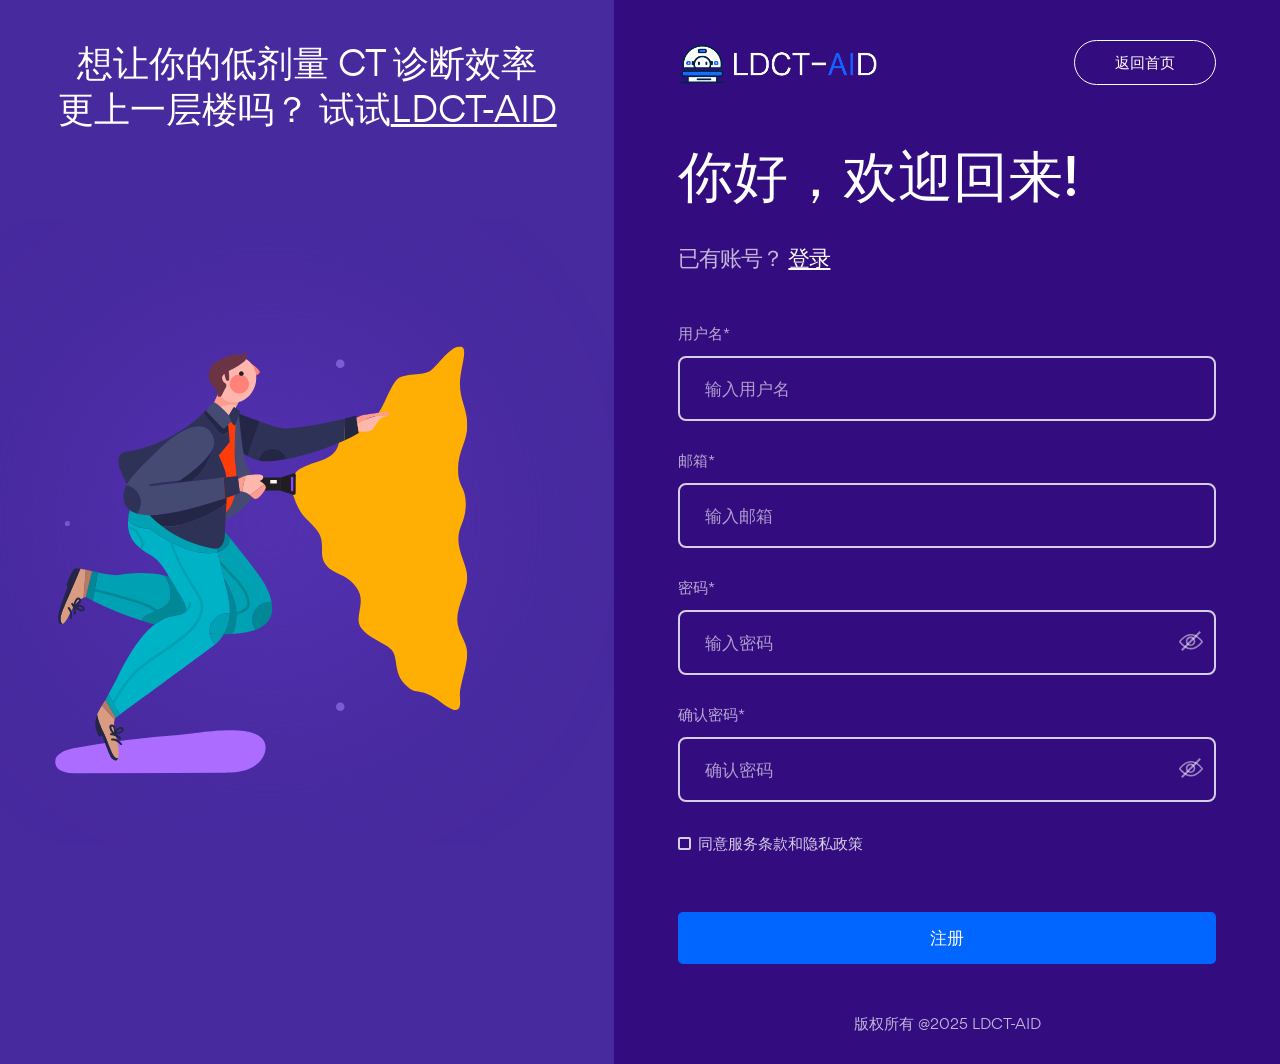
<file: LDCT-AID/sign-up.html>
<!DOCTYPE html>
<html lang="en">
	<head>
		<meta charset="UTF-8">
		<meta name="keywords" content="Data Science, Analytics, Data, sass, software company">
		<meta name="description" content="Sinco - Data Science & Analytics HTML5 Template is designed especially for the agency, multipurpose and business and those who offer business-related services.">
      	<meta property="og:site_name" content="Sinco">
      	<meta property="og:url" content="https://heloshape.com/">
      	<meta property="og:type" content="website">
      	<meta property="og:title" content="Sinco - Data Science & Analytics HTML5 Template">
		<meta name='og:image' content='images/assets/ogg.png'>
		<!-- For IE -->
		<meta http-equiv="X-UA-Compatible" content="IE=edge">
		<!-- For Resposive Device -->
		<meta name="viewport" content="width=device-width, initial-scale=1.0">
		<!-- For Window Tab Color -->
		<!-- Chrome, Firefox OS and Opera -->
		<meta name="theme-color" content="#913BFF">
		<!-- Windows Phone -->
		<meta name="msapplication-navbutton-color" content="#913BFF">
		<!-- iOS Safari -->
		<meta name="apple-mobile-web-app-status-bar-style" content="#913BFF">
		<title>LDCT-AID</title>
		<!-- Favicon -->
		<link rel="icon" type="image/png" sizes="56x56" href="images/logo/favicon.svg">
		<!-- Main style sheet -->
		<link rel="stylesheet" type="text/css" href="css/style.css" media="all">
		<!-- responsive style sheet -->
		<link rel="stylesheet" type="text/css" href="css/responsive.css" media="all">

		<!-- Fix Internet Explorer ______________________________________-->
		<!--[if lt IE 9]>
			<script src="http://html5shiv.googlecode.com/svn/trunk/html5.js"></script>
			<script src="vendor/html5shiv.js"></script>
			<script src="vendor/respond.js"></script>
		<![endif]-->	
	</head>

	<body>
		<div class="main-page-wrapper">
			<!-- ===================================================
				Loading Transition
			==================================================== -->
			<section>
				<div id="preloader">
					<div id="ctn-preloader" class="ctn-preloader">
						<div class="animation-preloader">
							<div class="icon"><img src="images/logo/favicon.svg" alt="" class="m-auto d-block" width="70"></div>
							<div class="txt-loading mt-2">
								<span data-text-preloader="L" class="letters-loading">
									L
								</span>
								<span data-text-preloader="D" class="letters-loading">
									D
								</span>
								<span data-text-preloader="C" class="letters-loading">
									C
								</span>
								<span data-text-preloader="T" class="letters-loading">
									T
								</span>
								<span data-text-preloader="-" class="letters-loading">
									-
								</span>
								<span data-text-preloader="A" class="letters-loading">
									A
								</span>
								<span data-text-preloader="I" class="letters-loading">
									I
								</span>
								<span data-text-preloader="D" class="letters-loading">
									D
								</span>
							</div>
						</div>	
					</div>
				</div>
			</section>


			<!-- 
			=============================================
				Sign In
			============================================== 
			-->
			<div class="user-data-page clearfix d-md-flex">
				<div class="illustration-wrapper d-none d-md-flex align-items-center">
					<h3>想让你的低剂量 CT 诊断效率<br>更上一层楼吗？ 试试<a href="sign-up.html">LDCT-AID</a></h3>
					<div class="illustration-holder">
						<img src="images/assets/ils_22.svg" alt="" class="illustration m-auto">
					</div>
				</div> <!-- /.illustration-wrapper -->

				<div class="form-wrapper">
					<div class="d-flex justify-content-between align-items-center">
						<div class="logo"><a href="index.html" class="d-block"><img src="images/logo/logo-2-light.png" alt="" width="201"></a></div>
						<a href="index.html" class="go-back-button tran3s">返回首页</a>
					</div>
					<form action="#" class="user-data-form mt-60 lg-mt-40">
						<h2>你好，欢迎回来!</h2>
						<p class="header-info pt-20 pb-20 lg-pt-10 lg-pb-10">已有账号？ <a href="signin.html">登录</a></p>

						<div class="row">
							<div class="col-12">
								<div class="input-group-meta mb-20">
									<label>用户名*</label>
									<input type="text" placeholder="输入用户名">
								</div>
							</div>
							<div class="col-12">
								<div class="input-group-meta mb-20">
									<label>邮箱*</label>
									<input type="email" placeholder="输入邮箱">
								</div>
							</div>
							<div class="col-12">
								<div class="input-group-meta mb-20">
									<label>密码*</label>
									<input type="password" placeholder="输入密码" class="pass_log_id">
									<span class="placeholder_icon"><span class="passVicon"><img src="images/icon/icon_40.svg" alt=""></span></span>
								</div>
							</div>
							<div class="col-12">
								<div class="input-group-meta mb-20">
									<label>确认密码*</label>	
									<input type="password" placeholder="确认密码" class="pass_log_id">
									<span class="placeholder_icon"><span class="passVicon"><img src="images/icon/icon_40.svg" alt=""></span></span>
								</div>
							</div>
							<div class="col-12">
								<div class="agreement-checkbox d-flex justify-content-between align-items-center sm-mt-10">
									<div>
										<input type="checkbox" id="agree_to_policy">
										<label for="agree_to_policy">同意<a href="#">服务条款</a>和<a href="#">隐私政策</a></label>
									</div>
								</div> <!-- /.agreement-checkbox -->
							</div>
							<div class="col-12">
								<button class="btn-eight w-100 mt-50 mb-40 lg-mt-30 lg-mb-30">注册</button>
							</div>
							<div class="col-12">
								<p class="text-center copyright-text m0">版权所有 @2025 LDCT-AID</p>
							</div>
						</div>
					</form>
				</div> <!-- /.form-wrapper -->
			</div> <!-- /.user-data-page -->


			


			<button class="scroll-top">
				<i class="bi bi-arrow-up-short"></i>
			</button>
			
			


		<!-- Optional JavaScript _____________________________  -->

    	<!-- jQuery first, then Bootstrap JS -->
    	<!-- jQuery -->
		<script src="vendor/jquery.min.js"></script>
		<!-- Bootstrap JS -->
		<script src="vendor/bootstrap/js/bootstrap.bundle.min.js"></script>
		<!-- AOS js -->
		<script src="vendor/aos-next/dist/aos.js"></script>
		<!-- Slick Slider -->
		<script src="vendor/slick/slick.min.js"></script>
		<!-- js Counter -->
		<script src="vendor/jquery.counterup.min.js"></script>
		<script src="vendor/jquery.waypoints.min.js"></script>
		<!-- Fancybox -->
		<script src="vendor/fancybox/dist/jquery.fancybox.min.js"></script>
		<!-- isotop -->
		<script  src="vendor/isotope.pkgd.min.js"></script>

		<!-- Theme js -->
		<script src="js/theme.js"></script>
		</div> <!-- /.main-page-wrapper -->
	</body>
</html>
</file>
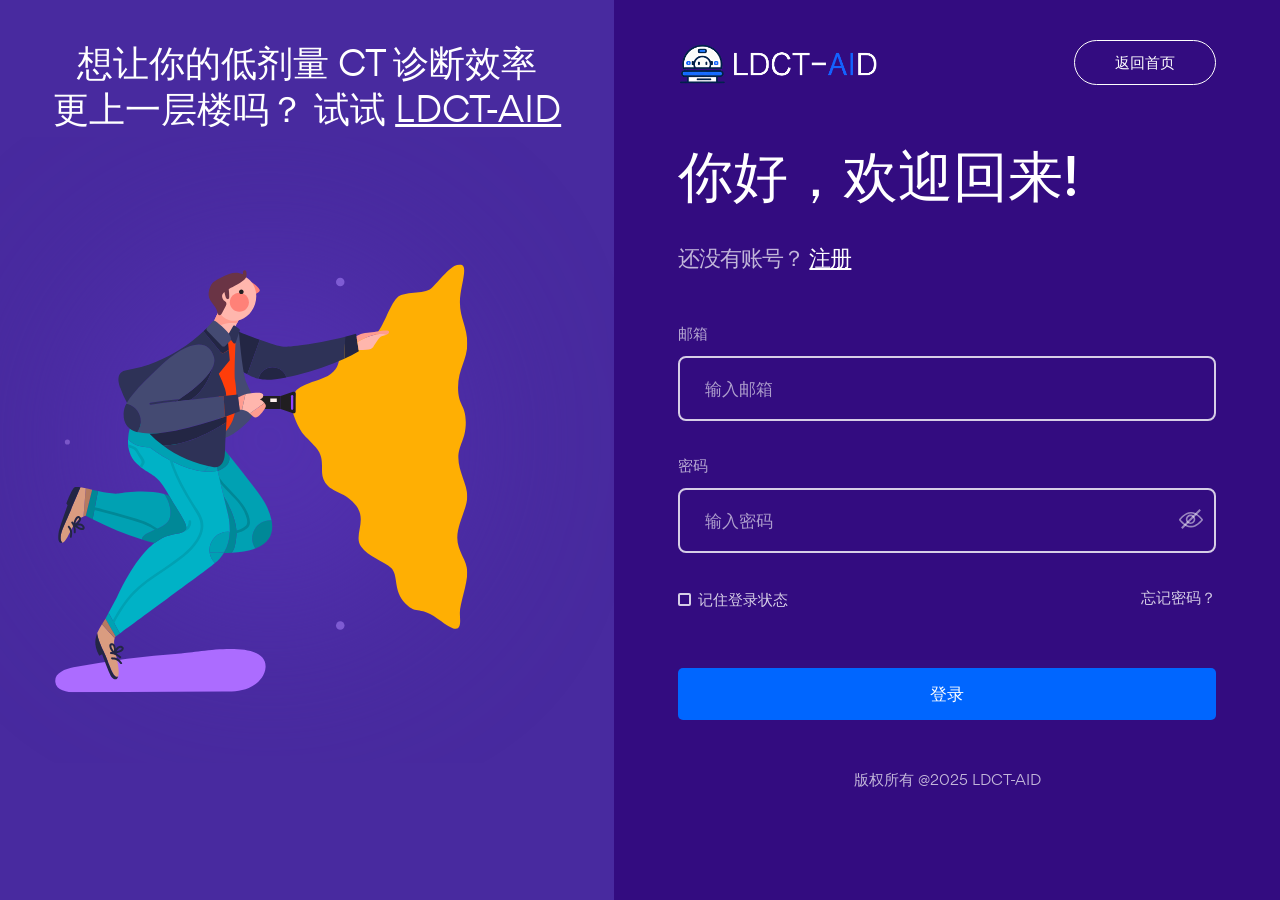
<file: LDCT-AID/signin.html>
<!DOCTYPE html>
<html lang="en">
	<head>
		<meta charset="UTF-8">
		<meta name="keywords" content="Data Science, Analytics, Data, sass, software company">
		<meta name="description" content="Sinco - Data Science & Analytics HTML5 Template is designed especially for the agency, multipurpose and business and those who offer business-related services.">
      	<meta property="og:site_name" content="Sinco">
      	<meta property="og:url" content="https://heloshape.com/">
      	<meta property="og:type" content="website">
      	<meta property="og:title" content="Sinco - Data Science & Analytics HTML5 Template">
		<meta name='og:image' content='images/assets/ogg.png'>
		<!-- For IE -->
		<meta http-equiv="X-UA-Compatible" content="IE=edge">
		<!-- For Resposive Device -->
		<meta name="viewport" content="width=device-width, initial-scale=1.0">
		<!-- For Window Tab Color -->
		<!-- Chrome, Firefox OS and Opera -->
		<meta name="theme-color" content="#913BFF">
		<!-- Windows Phone -->
		<meta name="msapplication-navbutton-color" content="#913BFF">
		<!-- iOS Safari -->
		<meta name="apple-mobile-web-app-status-bar-style" content="#913BFF">
		<title>LDCT-AID</title>
		<!-- Favicon -->
		<link rel="icon" type="image/png" sizes="56x56" href="images/logo/favicon.svg">
		<!-- Main style sheet -->
		<link rel="stylesheet" type="text/css" href="css/style.css" media="all">
		<!-- responsive style sheet -->
		<link rel="stylesheet" type="text/css" href="css/responsive.css" media="all">

		<!-- Fix Internet Explorer ______________________________________-->
		<!--[if lt IE 9]>
			<script src="http://html5shiv.googlecode.com/svn/trunk/html5.js"></script>
			<script src="vendor/html5shiv.js"></script>
			<script src="vendor/respond.js"></script>
		<![endif]-->	
	</head>

	<body>
		<div class="main-page-wrapper">
			<!-- ===================================================
				Loading Transition
			==================================================== -->
			<section>
				<div id="preloader">
					<div id="ctn-preloader" class="ctn-preloader">
						<div class="animation-preloader">
							<div class="icon"><img src="images/logo/favicon.svg" alt="" class="m-auto d-block" width="70"></div>
							<div class="txt-loading mt-2">
								<span data-text-preloader="L" class="letters-loading">
									L
								</span>
								<span data-text-preloader="D" class="letters-loading">
									D
								</span>
								<span data-text-preloader="C" class="letters-loading">
									C
								</span>
								<span data-text-preloader="T" class="letters-loading">
									T
								</span>
								<span data-text-preloader="-" class="letters-loading">
									-
								</span>
								<span data-text-preloader="A" class="letters-loading">
									A
								</span>
								<span data-text-preloader="I" class="letters-loading">
									I
								</span>
								<span data-text-preloader="D" class="letters-loading">
									D
								</span>
							</div>
						</div>	
					</div>
				</div>
			</section>


			<!-- 
			=============================================
				Sign In
			============================================== 
			-->
			<div class="user-data-page clearfix d-md-flex">
				<div class="illustration-wrapper d-none d-md-flex align-items-center">
					<h3>想让你的低剂量 CT 诊断效率<br>更上一层楼吗？ 试试 <a href="sign-up.html">LDCT-AID</a></h3>
					<div class="illustration-holder">
						<img src="images/assets/ils_22.svg" alt="" class="illustration m-auto">
					</div>
				</div> <!-- /.illustration-wrapper -->

				<div class="form-wrapper">
					<div class="d-flex justify-content-between align-items-center">
						<div class="logo"><a href="index.html" class="d-block"><img src="images/logo/logo-2-light.png" alt="" width="201"></a></div>
						<a href="index.html" class="go-back-button tran3s">返回首页</a>
					</div>
					<form action="#" class="user-data-form mt-60 lg-mt-40">
						<h2>你好，欢迎回来!</h2>
						<p class="header-info pt-20 pb-20 lg-pt-10 lg-pb-10">还没有账号？ <a href="sign-up.html">注册</a></p>

						<div class="row">
							<div class="col-12">
								<div class="input-group-meta mb-25">
									<label>邮箱</label>
									<input type="email" placeholder="输入邮箱">
								</div>
							</div>
							<div class="col-12">
								<div class="input-group-meta mb-25">
									<label>密码</label>
									<input type="password" placeholder="输入密码" class="pass_log_id">
									<span class="placeholder_icon"><span class="passVicon"><img src="images/icon/icon_40.svg" alt=""></span></span>
								</div>
							</div>
							<div class="col-12">
								<div class="agreement-checkbox d-flex justify-content-between align-items-center">
									<div>
										<input type="checkbox" id="remember">
										<label for="remember">记住登录状态</label>
									</div>
									<a href="#">忘记密码？</a>
								</div> <!-- /.agreement-checkbox -->
							</div>
							<div class="col-12">
								<button class="btn-eight w-100 mt-50 mb-40 lg-mt-30 lg-mb-30">登录</button>
							</div>
							<div class="col-12">
								<p class="text-center copyright-text m0">版权所有 @2025 LDCT-AID</p>
							</div>
						</div>
					</form>
				</div> <!-- /.form-wrapper -->
			</div> <!-- /.user-data-page -->


			


			<button class="scroll-top">
				<i class="bi bi-arrow-up-short"></i>
			</button>
			
			


		<!-- Optional JavaScript _____________________________  -->

    	<!-- jQuery first, then Bootstrap JS -->
    	<!-- jQuery -->
		<script src="vendor/jquery.min.js"></script>
		<!-- Bootstrap JS -->
		<script src="vendor/bootstrap/js/bootstrap.bundle.min.js"></script>
		<!-- AOS js -->
		<script src="vendor/aos-next/dist/aos.js"></script>
		<!-- Slick Slider -->
		<script src="vendor/slick/slick.min.js"></script>
		<!-- js Counter -->
		<script src="vendor/jquery.counterup.min.js"></script>
		<script src="vendor/jquery.waypoints.min.js"></script>
		<!-- Fancybox -->
		<script src="vendor/fancybox/dist/jquery.fancybox.min.js"></script>
		<!-- isotop -->
		<script  src="vendor/isotope.pkgd.min.js"></script>

		<!-- Theme js -->
		<script src="js/theme.js"></script>
		</div> <!-- /.main-page-wrapper -->
	</body>
</html>
</file>
<file: LDCT-AID/css/style.css>
/* CSS Document */

/* 
    Created on   : 27/01/2022.
    Theme Name   : Sinco - Data Science & Analytics HTML5 Template
    Version      : 1.0.
    Developed by : (me@heloshape.com) / (www.me.heloshape.com)
   
*/
/**
* Importing necessary  Styles.
**/
/*----- Fonts ----*/
@import url('../fonts/gordita/stylesheet.css');
/*----Bootstrap css ----- */
@import url('../vendor/bootstrap/css/bootstrap.min.css');
/*---- Navbar Css------*/
@import url('navbar.css');
/*----Framework css-----*/
@import url('framework.css');
/*----- Bootstrap Icons ----------*/
@import url('../fonts/bootstrap-icons/font-css.css');
/*---- Font Awesome Icons -------*/
@import url('../fonts/font-awesome/css/all.min.css');
/*----------- Fancybox css -------*/
@import url('../vendor/fancybox/dist/jquery.fancybox.min.css');
/*----------- Slick Slider -------*/
@import url('../vendor/slick/slick.css');
/*----Animate css----*/
@import url('animate.min.css');
@import url('custom-animation.css');
/*---- Progress bar css----*/
@import url('../vendor/skills-master/habilidades.css');
/*-------- AOS css ------*/
@import url('../vendor/aos-next/dist/aos.css');


/*========================================================================================

*************************** Start Styling Your theme from here ***************************

==========================================================================================*/
/*** 
====================================================================
  Theme Color and Root Prefix
====================================================================

 ***/
::-webkit-scrollbar{ width: 5px; }
::-webkit-scrollbar-track { background: #fff;}
::-webkit-scrollbar-thumb { background: #0066FF;border-radius: 0;}
:root {
  --text-color    : rgba(255,255,255,0.7);
  --heading       : #fff;
  --prime-one     : #0066FF;
  --prime-two     : #FF7A41;
  --prime-three   : #0066FF;
  --prime-four    : #7736FF;
  --prime-five    : #6B25FF;
  --gr-one        : linear-gradient(90.43deg, #FF8386 10.07%, #FF171D 99.78%);
}
::selection {
  background-color: #2a2a2a;
  color: #fff;
}
/*----- Switcher ----*/
#switcher {
  position: fixed;
  left: 0;
  top: 150px;
  z-index: 999;
  background: #fff;
  color: #000;
  border-radius: 50%;
  width: 35px;
  height: 35px;
  line-height: 35px;
  font-size: 16px;
  animation: rotated 8s infinite linear;
}
@media (max-width: 575px) { 
  #switcher {top: 90px}
}
/*** 
====================================================================
  Loading Transition
====================================================================

 ***/
.ctn-preloader {
  align-items: center;
  -webkit-align-items: center;
  display: flex;
  display: -ms-flexbox;
  height: 100%;
  justify-content: center;
  -webkit-justify-content: center;
  position: fixed;
  left: 0;
  top: 0;
  width: 100%;
  z-index: 999999;
  background: #330C80;
}
.ctn-preloader .animation-preloader {
  position: absolute;
  z-index: 100;
  text-align: center;
}
.ctn-preloader .animation-preloader .icon {display: inline-block; position: relative;}
.ctn-preloader .animation-preloader .txt-loading {user-select: none;}
.ctn-preloader .animation-preloader .txt-loading .letters-loading:before {
  animation: letters-loading 8s infinite;
  color: var(--prime-three);
  content: attr(data-text-preloader);
  left: 0;
  opacity: 0;
  top:0;
  line-height: 30px;
  position: absolute;
}
.ctn-preloader .animation-preloader .txt-loading .letters-loading {
  font-family: 'gorditabold';
  letter-spacing: 12px;
  display: inline-block;
  color: rgb(145 59 255 / 15%);
  position: relative;
  font-size: 50px;
  line-height: 30px;
}
.ctn-preloader .animation-preloader .txt-loading .letters-loading:nth-child(2):before {animation-delay: 0.2s;}
.ctn-preloader .animation-preloader .txt-loading .letters-loading:nth-child(3):before {animation-delay: 0.4s;}
.ctn-preloader .animation-preloader .txt-loading .letters-loading:nth-child(4):before {animation-delay: 0.6s;}
.ctn-preloader .animation-preloader .txt-loading .letters-loading:nth-child(5):before {animation-delay: 0.8s;}
.ctn-preloader .animation-preloader .txt-loading .letters-loading:nth-child(6):before { animation-delay: 1s;}
.ctn-preloader .animation-preloader .txt-loading .letters-loading:nth-child(7):before { animation-delay: 1.2s;}
.ctn-preloader .animation-preloader .txt-loading .letters-loading:nth-child(8):before { animation-delay: 1.4s;}
.loaded .animation-preloader {
  opacity: 0;
  transition: 0.3s ease-out;
}
@keyframes spinner {
  to {
    transform: rotateZ(360deg);
  }
}
@keyframes letters-loading {
  0%,
  75%,
  100% {
    opacity: 0;
    transform: rotateY(-90deg);
  }

  25%,
  50% {
    opacity: 1;
    transform: rotateY(0deg);
  }
}
@media screen and (max-width: 500px) {
  .ctn-preloader .animation-preloader .txt-loading .letters-loading {font-size: 40px; letter-spacing: 10px;}
}
/*^^^^^^^^^^^^^^^^^^^^ Global Prefix ^^^^^^^^^^^^^^^^^^^^^*/
.main-page-wrapper {overflow-x:hidden;}
body {
  font-family: 'gorditaregular';
  font-weight: normal;
  font-size: 20px;
  position: relative;
  line-height: 2em;
  color: var(--text-color);
  background: #330C80;
}
.body-bg-two {background: #651dff;}
.h1,h1,.h2,h2,.h3,h3,.h4,h4,.h5,h5,.h6,h6 {color: var(--heading); font-weight: normal;}
.h1,h1 {font-size: 80px;}
.h2,h2 {font-size: 52px;}
.h3,h3 {font-size: 36px;}
.h4,h4 {font-size: 24px;}
.h5,h5 {font-size: 24px; font-family: 'gorditamedium';}
.h6,h6 {font-size: 20px; font-family: 'gorditamedium';}
::-webkit-input-placeholder {color: rgba(255,255,255, 0.6);}
:-ms-input-placeholder { color: rgba(255,255,255, 0.6);}
::placeholder {color: rgba(255,255,255, 0.6);}
/*^^^^^^^^^^^^^^^^^^^^ Prefix Classes ^^^^^^^^^^^^^^^^^^^^^*/
.tran3s,.svg path {transition: all 0.3s ease-in-out;}
.tran4s {transition: all 0.4s ease-in-out;}
.tran5s {transition: all 0.5s ease-in-out;}
.tran6s {transition: all 0.6s ease-in-out;}
.text-lg {font-size: 40px;}
.style-none {list-style: none; padding-left: 0; margin-bottom: 0;}
.shapes {position: absolute; z-index: -1;}
.border-top {border-top: 1px solid rgba(255, 255, 255, 0.2) !important;}
.border-bottom {border-bottom: 1px solid rgba(255, 255, 255, 0.2) !important;}
/*^^^^^^^^^^^^^^^^^^^^ Scroll Top ^^^^^^^^^^^^^^^^^^^^^*/
.scroll-top {
  width:35px;
  height:35px;
  line-height: 35px;
  position: fixed;
  bottom: 20px;
  right: 5px;
  z-index: 99;
  text-align: center;
  color: #fff;
  font-size: 25px;
  cursor: pointer;
  border-radius: 50%;
  background: var(--prime-three);
  display: none;
  transition: all 0.3s ease-in-out;
}
.scroll-top:after {
  position: absolute;
  z-index: -1;
  content: '';
  top: 100%;
  left: 5%;
  height: 10px;
  width: 90%;
  opacity: 1;
  background: radial-gradient(ellipse at center, rgba(0, 0, 0, 0.25) 0%, rgba(0, 0, 0, 0) 80%);
}
/*^^^^^^^^^^^^^^^^^^^^ Section Title ^^^^^^^^^^^^^^^^^^^^^^*/
.title-style-one .sc-title {
  display: inline-block;
  line-height: 30px;
  border-radius: 20px;
  background: rgba(255, 255, 255, 0.1);
  padding: 0 18px;
  font-size: 13px;
  text-transform: uppercase;
  letter-spacing: 2px;
  color: #fff;
  margin-bottom: 20px;
}
.title-style-one .sc-title-two {
  line-height: 30px;
  font-size: 15px;
  text-transform: uppercase;
  letter-spacing: 2px;
  color: rgba(0, 40, 78, 0.5);
  margin-bottom: 14px;
}
.title-style-one .sc-title-three {
  font-family: 'gorditamedium';
  display: inline-block;
  line-height: 30px;
  border-radius: 20px;
  background: rgba(255, 255, 255, 0.1);
  padding: 0 21px;
  font-size: 12px;
  text-transform: uppercase;
  letter-spacing: 2px;
  color: rgba(255, 255, 255, 0.75);
  margin-bottom: 20px;
}
.title-style-one .sc-title-four {
  font-size: 16px;
  text-transform: uppercase;
  letter-spacing: 2px;
  color: rgba(255, 255, 255, 0.8);
  margin-bottom: 2px;
}
.title-style-one .sub-title {font-size: 21px; line-height: 1.65em;}
.title-style-one.white-vr .sub-title {color: rgba(255, 255, 255, 0.8);}
.title-style-one .sc-title-five {
  font-family: 'gorditamedium';
  display: inline-block;
  line-height: 28px;
  border-radius: 5px;
  background: rgba(255, 255, 255, 0.1);
  padding: 0 20px;
  font-size: 13px;
  text-transform: uppercase;
  letter-spacing: 2px;
  color: rgba(255, 255, 255, 0.7);
  margin-bottom: 12px
}
.title-style-one .main-title {
  font-family: 'gorditamedium';
  font-size: 58px;
  line-height: 1.34em;
  letter-spacing: -1px;
}
.title-style-one.white-vr .main-title {color: #fff;}
.title-style-one .main-title.md {font-size: 39px;}
.title-style-two .sc-title {
  font-size: 15px;
  text-transform: uppercase;
  letter-spacing: 2px;
  color: rgba(255, 255, 255, 0.7);
  margin-bottom: 2px;
}
.title-style-two .main-title {
  font-family: 'gorditamedium';
  font-size: 72px;
  line-height: 1.15em;
  color: #fff;
}
.title-style-two .sub-title {
  color: #fff;
  font-size: 21px;
  line-height: 1.65em;
  padding-top: 25px;
}
.title-style-three .main-title {
  font-family: 'gorditamedium';
  font-size: 60px;
  line-height: 1.31em;
  letter-spacing: -1px;
  margin: 0;
}
.title-style-three .main-title span {
  color: var(--prime-three);
  text-decoration: underline;
  text-decoration-thickness: 4px;
}
.title-style-three .sc-title {
  display: inline-block;
  line-height: 28px;
  border-radius: 15px;
  background: rgba(145, 59, 255, 0.15);
  padding: 0 18px;
  font-size: 12px;
  text-transform: uppercase;
  letter-spacing: 1.5px;
  color: #fff;
  margin-bottom: 20px;
}
.title-style-four .main-title {
  font-family: 'gorditamedium';
  font-size: 50px;
  line-height: 1.4em;
  letter-spacing: -1px;
  margin: 0;
}
.title-style-four .main-title span {
  color: var(--prime-three);
  text-decoration: underline;
  text-decoration-thickness: 4px;
}
.title-style-five .main-title {
  font-family: 'gorditamedium';
  font-size: 45px;
  line-height: 1.22em;
  letter-spacing: -1px;
  margin: 0;
}
.title-style-five .upper-title {
  font-size: 14px;
  text-transform: uppercase;
  letter-spacing: 1px;
}
/*^^^^^^^^^^^^^^^^^^^^^ Theme Button ^^^^^^^^^^^^^^^^^^^^^^*/
.ripple-btn {position: relative;}
.ripple-btn:before {
  content: '';
  position: absolute;
  width: 100px;
  height: 100px;
  left: 50%;
  top: 50%;
  margin: -50px 0 0 -50px;
  transform: scale(0);
  border-radius: 50%;
  background: rgba(255, 255, 255, 0.5);
}
.ripple-btn:hover:before {
  transform: scale(1);
  opacity: 0;
  transition: all 0.5s ease-in-out;
}
body .btn-one {
  font-family: 'gorditamedium';
  font-size: 18px;
  text-transform: capitalize;
  color: #fff;
  line-height: 55px;
  border-radius: 7px;
  letter-spacing: 0.6px;
  padding: 0 45px;
  position: relative;
  background: var(--prime-one);
  z-index: 1;
  transition: all 0.3s ease-in-out;
}
body .btn-one.xs {padding: 0 26px;}
body .btn-one i {font-size: 11px; margin-left: 3px;}
body .btn-one:hover {background: var(--prime-two);}
body .btn-two {
  font-size: 17px;
  color: #fff;
  padding: 0 33px;
  line-height: 43px;
  border: 1px solid #fff;
  border-radius: 30px;
  box-shadow: 0px 15px 30px rgba(0, 38, 95, 0.02);
  transition: all 0.3s ease-in-out;
}
body .btn-two i {font-size: 12px; margin-left: 6px;}
body .btn-two:hover {
  background: var(--prime-two);
  border-color: var(--prime-two);
}
body .btn-three {
  display: inline-block;
  position: relative;
  font-size: 17px;
  color: rgba(255, 255, 255, 0.6);
  letter-spacing: 0.1px;
  line-height: initial;
}
body .btn-three:before {
  content: '';
  position: absolute;
  left: 0;
  bottom: -4px;
  height: 2px;
  width: 100%;
  background: rgba(255, 255, 255, 0.5);
}
body .btn-three a {
  font-family: 'gorditamedium';
  color: #fff;
  transition: all 0.3s ease-in-out;
}
body .btn-three a i {
  font-size: 10px;
  width: 19px;
  height: 15px;
  line-height: 15px;
  padding: 0 5px;
  background: var(--prime-two);
  text-align: center;
  color: #fff;
  border-radius: 20px;
  display: inline-block;
  vertical-align: 2px;
  margin-left: 6px;
  padding-left: 7px;
  transition: all 0.3s ease-in-out;
}
body .btn-three a:hover i,
body .btn-three.rev a i {background: var(--prime-one);}
body .btn-three a:hover {color: var(--prime-one);}
body .btn-three.rev a:hover i,
body .btn-three.color-three a:hover i {background: var(--prime-two);}
body .btn-three.rev a:hover,
body .btn-three.color-three a:hover {color: var(--prime-two);}
body .btn-three.color-three a i {background: var(--prime-three);}
body .btn-four {
  font-family: 'gorditamedium';
  font-size: 18px;
  text-transform: capitalize;
  color: #fff;
  line-height: 50px;
  border-radius: 30px;
  padding: 0 42px;
  position: relative;
  background: var(--prime-one);
  z-index: 1;
  transition: all 0.3s ease-in-out;
}
body .btn-four i{ font-size: 12px; margin-left: 4px; vertical-align: 1px; }
body .btn-four:hover {background: var(--prime-two);}
body .btn-five {
  font-family: 'gorditamedium';
  font-size: 17px;
  text-transform: capitalize;
  color: #fff;
  line-height: 45px;
  border-radius: 5px;
  padding: 0 40px;
  position: relative;
  background: var(--prime-one);
  z-index: 1;
  transition: all 0.3s ease-in-out;
}
body .btn-five:hover {background: var(--prime-two);}
body .btn-six {
  font-family: 'gorditamedium';
  font-size: 17px;
  color: #fff;
  line-height: 48px;
  border-radius: 60px;
  padding: 0 40px;
  position: relative;
  background: var(--gr-one);
  z-index: 1;
}
body .btn-six i {font-size: 12px; margin-left: 3px;}
body .btn-six:after {
  content: '';
  position: absolute;
  width: 100%;
  height: 100%;
  top: 0;
  left: 0;
  z-index: -1;
  border-radius: 60px;
  opacity: 0;
  transition: all 0.3s ease-in-out;
  background: linear-gradient(90.43deg, #FF171D 10.07%,  #FF8386 99.78%);
}
body .btn-six:hover:after {opacity: 1;}
body .btn-seven {
  font-family: 'gorditamedium';
  font-size: 17px;
  color: #fff;
  line-height: 48px;
  border: 1px solid rgba(255, 255, 255, 0.8);
  border-radius: 50px;
  padding: 0 42px;
  position: relative;
  z-index: 1;
  transition: all 0.3s ease-in-out;
}
body .btn-seven:hover {
  background: var(--prime-three);
  border-color: var(--prime-three);
  color: #fff;
}
body .btn-eight {
  font-family: 'gorditamedium';
  font-size: 17px;
  color: #fff;
  line-height: 48px;
  border-radius: 5px;
  padding: 0 40px;
  background: var(--prime-three);
  position: relative;
  z-index: 1;
  transition: all 0.3s ease-in-out;
}
body .btn-eight:hover {
  background: var(--prime-one);
}
/*^^^^^^^^^^^^^^^^^^^^^^^ Pagination ^^^^^^^^^^^^^^^^^^^^^^*/
.page-pagination-one ul {margin: 0 -6px;}
.page-pagination-one ul li {padding: 0 6px;}
.page-pagination-one ul li a {
  width: 38px;
  height: 38px;
  line-height: 38px;
  font-size: 19px;
  border: 1px solid #EDEDED;
  border-radius: 50%;
  color: #fff;
  text-align: center;
  transition: all 0.3s ease-in-out;
}
.page-pagination-one ul li.active a,
.page-pagination-one ul li a:hover,
.page-pagination-one ul li.arrow a:hover {
  border-color: var(--prime-three);
  background: var(--prime-three);
}
.page-pagination-one ul li.arrow a {background: rgba(145, 59, 255, 0.15);}
/*^^^^^^^^^^^^^^^^^^^^^ Theme Menu ^^^^^^^^^^^^^^^^^^^^^^^^*/
.theme-menu-one {padding-left: 40px; padding-right: 40px;}
.theme-menu-one .navbar {margin-left: 140px;}
.theme-main-menu {
  position: absolute;
  z-index: 99;
  top:0;
  left:0;
  right: 0;
  padding-top: 35px;
  padding-bottom: 35px;
  transition: all 0.4s ease-out;
}
.theme-main-menu.sticky-menu.fixed {
  position: fixed;
  z-index: 990;
  padding-top: 5px; 
  padding-bottom: 5px;
  background: #2a0572;
  box-shadow: 0 13px 35px -12px rgb(149 149 149 / 5%);
}
.theme-main-menu .inner-content {position: relative;}
/*.theme-main-menu .login-btn {margin-right: 35px;}
.theme-main-menu .login-btn span {
  font-family: 'gorditamedium';
  font-size: 18px;
  margin: 0 0 0 12px;
  transition: all 0.3s ease-in-out;
  color: #6B839A;
}
.theme-main-menu .login-btn:hover span {text-decoration: underline;}*/
.theme-main-menu .req-demo-btn {
  font-family: 'gorditamedium';
  font-size: 17px;
  line-height: 53px;
  color: var(--prime-two);
  padding: 0 30px;
  border: 1px solid var(--prime-two);
  border-radius: 10px;
}
.theme-main-menu .req-demo-btn:hover {background: var(--prime-two); color: #fff;}
.theme-main-menu .menu-search-btn {
  width: 50px;
  height: 50px;
  border: 1px solid rgba(255, 255, 255, 0.5);
  border-radius: 50%;
  font-size: 20px;
  color: #fff;
  margin-right: 30px;
}
.theme-main-menu .menu-search-btn:hover {background: var(--prime-one); color: #fff; border-color: var(--prime-one);}
.theme-search-form {
  background: var(--prime-one);
  border: none;
  height: 60vh;
  min-height: 420px;
  padding: 0 12px;
}
.theme-search-form.bg-two {background: var(--prime-two);}
.theme-search-form.bg-three {background: var(--prime-three);}
.theme-search-form .close-btn {
  position: absolute;
  right: 30px;
  top: 30px;
  color: rgba(255, 255, 255, 0.85);
  font-size: 22px;
  box-shadow: none;
}
.theme-search-form .close-btn:hover,.theme-search-form .close-btn:focus {color: rgba(255, 255, 255, 1);}
.theme-search-form form {
  height: 70px;
  max-width: 940px;
  margin: 0 auto;
  position: relative; 
}
.theme-search-form form input {
  font-family: 'gorditamedium';
  width: 100%;
  height: 100%;
  display: block;
  border: none;
  border-bottom: 2px solid rgba(255, 255, 255, 0.8);
  border-radius: 0px;
  padding: 0;
  background: transparent;
  font-size: 40px;
  color: #fff;
}
.theme-search-form form ::-webkit-input-placeholder {color: rgba(255, 255, 255, 0.85);}
.theme-search-form form :-ms-input-placeholder { color: rgba(255, 255, 255, 0.85);}
.theme-search-form form ::placeholder {color: rgba(255, 255, 255, 0.85);}
/*^^^^^^^^^^^^^^^^^^^^^ Theme Menu Two ^^^^^^^^^^^^^^^^^^^^^^^^*/
.theme-main-menu.theme-menu-two {padding-top: 25px;}
.theme-main-menu.sticky-menu.fixed .top-header {display: none;}
.theme-menu-two .top-header {padding-bottom: 30px;}
.theme-main-menu .get-in-touch-btn {
  font-family: 'gorditamedium';
  font-size: 18px;
  width: 190px;
  line-height: 50px;
  border: 1px solid var(--prime-one);
  background: var(--prime-one);
  color: #fff;
  text-align: center;
  border-radius: 8px;
  transition: all 0.3s ease-in-out;
}
.theme-main-menu .get-in-touch-btn:hover {
  background: transparent;
}
.theme-main-menu .call-button {
  font-family: 'gorditamedium';
  font-size: 17px;
}
.theme-main-menu .call-button a {
  color: #fff;
  text-decoration: underline;
  margin-left: 8px;
  transition: all 0.3s ease-in-out;
}
.theme-main-menu .lang-dropdown button {
  font-family: 'gorditamedium';
  color: #6B839A;
  font-size: 16px;
  border: none;
  padding: 0 15px 0 0;
  line-height: initial;
  position: relative;
}
.theme-main-menu .lang-dropdown button:after {display: none;}
.theme-main-menu .lang-dropdown button:before {
  content: "\f282";
  font-family: bootstrap-icons !important;
  position: absolute;
  right: 0;
  font-size: 13px;
  line-height: 23px;
}
.theme-main-menu .lang-dropdown .dropdown-menu {
  border: 1px solid rgba(0, 0, 0, 0.05);
  padding: 0;
  min-width: 130px;
}
.theme-main-menu .lang-dropdown .dropdown-item {
  line-height: 35px;
  padding: 0 15px;
  font-size: 15px;
  transition: all 0.3s ease-in-out;
}
.theme-main-menu .lang-dropdown .dropdown-item:hover {background: var(--prime-one); color: #fff;}
.theme-main-menu.theme-menu-two .login-btn {margin-right: 80px;}
/*^^^^^^^^^^^^^^^^^^^^^ Theme Menu Three ^^^^^^^^^^^^^^^^^^^^^^^^*/
.theme-menu-three .navbar .navbar-nav .nav-link {color: #fff;}
.theme-menu-three .navbar .navbar-nav .nav-item.active .nav-link,
.theme-menu-three .navbar .navbar-nav .nav-item:hover .nav-link {color: var(--prime-two);}
.theme-main-menu.theme-menu-three .menu-search-btn,
.theme-main-menu.theme-menu-three .req-demo-btn {
  border-color: #fff;
  color: #fff;
}
.theme-main-menu.theme-menu-three .menu-search-btn:hover,
.theme-main-menu.theme-menu-three .req-demo-btn:hover {
  background: var(--prime-two);
  border-color: var(--prime-two);
}
.theme-main-menu.theme-menu-three.sticky-menu.fixed {background: #5218d3;}
/*^^^^^^^^^^^^^^^^^^^^^ Theme Menu Four ^^^^^^^^^^^^^^^^^^^^^^^^*/
.theme-menu-four {
  padding-left: 40px; 
  padding-right: 40px;
}
.theme-menu-four .navbar {margin-left: 145px;}
.theme-menu-four:before {
  content: '';
  position: absolute;
  border-radius: 50%;
  width: 220px;
  height: 220px;
  left: -50px;
  top: -70px;
  background: rgba(255, 255, 255, 0.05);
  box-shadow: 6px 73px 62px rgba(0, 12, 119, 0.03);
  z-index: -1;
}
.theme-menu-four.sticky-menu.fixed:before {display: none;}
.theme-main-menu .send-msg-btn {
  font-family: 'gorditamedium';
  font-size: 18px;
  width: 200px;
  line-height: 55px;
  color: #fff;
  background: var(--prime-three);
  text-align: center;
  border-radius: 9px;
  transition: all 0.3s ease-in-out;
}
.theme-main-menu .send-msg-btn:hover {background: var(--prime-one);}
.theme-main-menu.theme-menu-four .menu-search-btn:hover {
  background: var(--prime-three); 
  border-color: var(--prime-three);
}
.theme-menu-four .navbar .navbar-nav .nav-link::before {
  content: '';
  position: absolute;
  width: 100%;
  height: 2px;
  background: var(--prime-three);
  left: 0;
  bottom: 13px;
  transform: scale(0 , 1);
  transform-origin: 0 100%;
  opacity: 0;
  white-space: nowrap;
  transition: all 0.3s ease-in-out;
}

.theme-menu-four .navbar .navbar-nav .nav-item.active .nav-link:before,
.theme-menu-four .navbar .navbar-nav .nav-item:hover .nav-link:before {
  opacity: 1;
  transform: scale(1.0);
}
.theme-menu-four .navbar .dropdown-menu .dropdown:hover>.dropdown-item,
.theme-menu-four .navbar .dropdown-menu .dropdown-item.active,
.theme-menu-four .navbar .dropdown-menu .dropdown-item:hover {background: var(--prime-three);}
.theme-menu-four .navbar .dropdown-toggle::after,
.theme-menu-four .navbar-toggler {background: var(--prime-three);}
/*^^^^^^^^^^^^^^^^^^^^^ Theme Hero Banner One ^^^^^^^^^^^^^^^^^^^^^^^^*/
.hero-banner-one {
  position: relative;
  z-index: 1;
  padding: 220px 0 100px;
}
.hero-banner-one .slogan {
  display: inline-block;
  line-height: initial;
  border-radius: 20px;
  padding: 5px 10px 5px 20px;
  background: rgba(255, 255, 255, 0.1);
  font-size: 16px;
  color: #fff;
  letter-spacing: 0.7px;
}
.hero-banner-one .slogan strong {font-weight: bold;}
.hero-banner-one .slogan i {
  font-size: 12px;
  width: 30px;
  line-height: 22px;
  background: #738BAE;
  text-align: center;
  color: #fff;
  border-radius: 20px;
  display: inline-block;
  margin-left: 18px;
  padding-left: 3px;
  transition: all 0.3s ease-in-out;
}
.hero-banner-one .slogan:hover i {background: var(--prime-one);}
.hero-banner-one .hero-heading {
  font-size: 82px;
  font-family: 'gorditamedium';
  line-height: 1.18em;
  margin: 42px 0 55px;
  letter-spacing: -1px;
}
.hero-banner-one .help-btn {
  font-size: 16px;
  color: rgba(255, 255, 255, 0.85);
  letter-spacing: 0.4px;
}
.hero-banner-one .help-btn a {
  color: var(--prime-two);
  text-decoration: underline;
  transition: all 0.3s ease;
}
.hero-banner-one .help-btn a:hover {letter-spacing: 0.6px;}
.hero-banner-one .illustration-holder {
  position: absolute;
  right: 0;
  top: 0;
  bottom: 0;
  left: 0;
  padding: 11% 3% 0 0;
  z-index: -1;
}
.hero-banner-one .illustration-holder .main-illustration {max-width: 45%;}
.hero-banner-one .illustration-holder .bg-shape {
  right: 0;
  top: 58px;
}
.hero-banner-one .illustration-holder .shape-one {
  top: 37%;
  right: 22.7%;
  width: 2.25%;
  animation: jumpTwo 7s infinite linear;
}
.hero-banner-one .illustration-holder .shape-two {
  top: 35%;
  right: 6%;
  width: 2.72%;
  animation: jumpThree 7s infinite linear;
}
.hero-banner-one .illustration-holder .shape-three {
  top: 74%;
  right: 31.7%;
  width: 1.52%;
  animation: jumpFour 4s infinite linear;
}
.hero-banner-one .illustration-holder .shape-four {
  top: 81%;
  right: 26.9%;
  width: 1.52%;
  animation: jumpFive 4s infinite linear;
}
.hero-banner-one .illustration-holder .shape-five {
  top: 92%;
  right: 10.9%;
  width: 1.52%;
  animation: jumpFour 4s infinite linear;
}
.hero-banner-one .illustration-holder .shape-six {
  top: 79%;
  right: 2.9%;
  width: 1.52%;
  animation: jumpFive 4s infinite linear;
}
.hero-banner-one .illustration-holder .shape-seven {
  top: 85%;
  right: 13.9%;
  width: 7.26%;
  animation: prXOne 4s infinite linear;
}
.hero-banner-one .illustration-holder .card-one {
  position: absolute;
  width: 300px;
  right: 32%;
  bottom: 2%;
  padding: 22px 15px 15px 95px;
  background: #482A9F;
  border-radius: 14px;
  box-shadow: 0px 25px 60px rgba(0, 106, 204, 0.05);
  animation: jumpFive 5s infinite linear;
  z-index: 1;
}
.hero-banner-one .illustration-holder h6 {
  font-family: 'gorditamedium';
  font-size: 20px;
  line-height: 1.35em;
  margin: 0;
}
.hero-banner-one .illustration-holder .info {
  display: block;
  font-size: 12px;
  text-transform: uppercase;
  letter-spacing: 1.5px;
  margin-top: 8px;
}
.hero-banner-one .illustration-holder .card-one .icon {
  width: 44px;
  height: 44px;
  font-size: 20px;
  color: #fff;
  text-align: center;
  line-height: 44px;
  position: absolute;
  left: 25px;
  top: 25px;
  border-radius: 50%;
  background: var(--prime-two);
}
.hero-banner-one .illustration-holder .card-two {
  position: absolute;
  width: 230px;
  right: 17%;
  bottom: -9%;
  padding: 20px 5px;
  text-align: center;
  background: #482A9F;
  border-radius: 10px;
  box-shadow: 0px 25px 60px rgba(5, 77, 142, 0.06);
  animation: jumpFour 5s infinite linear;
  z-index: 1;
}
.hero-banner-one .illustration-holder .card-two .icon {
  width: 25px;
  height: 25px;
  font-size: 14px;
  color: #fff;
  text-align: center;
  line-height: 25px;
  position: absolute;
  right: -12px;
  top: -12px;
  border-radius: 50%;
  background: var(--prime-one);
}
/*^^^^^^^^^^^^^^^^^^^^^ Feature Section One ^^^^^^^^^^^^^^^^^^^^^^^^*/
.fancy-feature-one .sub-heading {line-height: 1.8em;}
.fancy-feature-one .slider-wrapper {
  position: absolute;
  top: 0;
  bottom: 0;
  right: -11vw;
  width: 72vw;
  margin: 0 -24px;
}
.block-style-one {
  background: #482A9F;
  border-radius: 20px;
  padding: 65px 30px 50px;
  transition: all 0.3s ease-in-out;
}
.block-style-one .icon {height: 112px;}
.block-style-one .icon img {max-height: 100%;}
.block-style-one h5 {
  font-family: 'gorditamedium';
  font-size: 24px;
  line-height: 1.66em;
  letter-spacing: 0.5px;
}
.service_slider_one .item {margin: 0 24px;}
/*^^^^^^^^^^^^^^^^^^^^^ Feature Section Two ^^^^^^^^^^^^^^^^^^^^^^^^*/
.fancy-feature-two {z-index: 3;}
.block-style-two ul.list-item li {
  font-family: 'gorditamedium';
  font-size: 19px;
  line-height: 1.7em;
  color: #fff;
  position: relative;
  padding-left: 33px;
  margin-bottom:13px;
}
.block-style-two ul.list-item li:before {
  content: "\f633";
  font-family: bootstrap-icons !important;
  font-size: 13px;
  position: absolute;
  left: 0;
  top: 1px;
  color: #fff;
}
.block-style-two .nav-tabs {border: none; margin: 40px 0 20px;}
.block-style-two .nav-tabs button {
  font-size: 17px;
  color: #fff;
  border: none;
  border-radius: 5px;
  line-height: 35px;
  padding: 0 20px;
  background: rgba(255, 255, 255, 0.1);
  margin-bottom: 12px;
}
.block-style-two .nav-tabs button.active {background: var(--prime-two); color: #fff;}
.fancy-feature-two .illustration-holder {
  position: absolute;
  left: 0;
  top: 50%;
  width: 49vw;
  z-index: -1;
  transform: translateY(-50%);
}
.fancy-feature-two .illustration-holder .shape-one {
  top: 30%;
  left: 19.5%;
  width: 2.98%;
  z-index: 1;
  animation: jumpFour 3s infinite linear;
}
.fancy-feature-two .illustration-holder .shape-two {
  top: 25%;
  right: 32.5%;
  width: 2.98%;
  z-index: 1;
  animation: jumpFive 3s infinite linear;
}
.fancy-feature-two .illustration-holder .shape-three {
  bottom: 31%;
  right: 24.5%;
  width: 2.98%;
  z-index: 1;
  animation: jumpFour 3s infinite linear;
}
.fancy-feature-two .illustration-holder .shape-four {
  top: 41.8%;
  left: 22.4%;
  width: 3.41%;
  z-index: 1;
}
.fancy-feature-two .illustration-holder .shape-five {
  top: 46.8%;
  right: 16.4%;
  width: 3.41%;
  z-index: 1;
}
.fancy-feature-two .illustration-holder .shape-six {
  top: 44.5%;
  left: 26.95%;
  width: 10.21%;
  z-index: 1;
}
.fancy-feature-two .illustration-holder .shape-seven {
  top: 44.1%;
  right: 37.6%;
  width: 14.7%;
  z-index: 1;
}
/*--- Illustration Two ---*/
.fancy-feature-two .illustration-holder-two {
  position: absolute;
  left: 0;
  top: 53%;
  width: 52.2vw;
  z-index: -1;
  transform: translateY(-50%);
}
.fancy-feature-two .illustration-holder-two .shape-one {
  top: 18.5%;
  left: 31.8%;
  width: 24%;
  z-index: 1;
  animation: jumpThree 4s infinite linear;
}
.fancy-feature-two .illustration-holder-two .shape-two {
  bottom: 27.6%;
  left: 18.7%;
  width: 8.6%;
  z-index: 1;
}
.fancy-feature-two .illustration-holder-two .shape-three {
  bottom: 28.1%;
  right: 27.99%;
  width: 8.6%;
  z-index: 1;
}
.fancy-feature-two .illustration-holder-two .shape-four {
  top: 20%;
  right: 18%;
  width: 10.5%;
  z-index: 1;
  animation: jumpFive 4s infinite linear;
}
.fancy-feature-two .illustration-holder-two .shape-five {
  top: 36%;
  left: 17%;
  width: 11%;
  z-index: 1;
  animation: jumpFour 4s infinite linear;
}
/*^^^^^^^^^^^^^^^^^^^^^ Counter Section One ^^^^^^^^^^^^^^^^^^^^^^^^*/
.counter-section-one {position: relative; z-index: 5;}
.counter-section-one.top-transform {margin-top: -110px;}
.counter-section-one .inner-container {
  padding: 30px 0 35px;
  background: #3E1295;
  box-shadow: 0px 30px 80px rgba(14, 100, 215, 0.04);
  border-radius: 30px;
  position: relative;
  z-index: 1;
}
.counter-section-one .inner-container.no-bg {box-shadow: none;}
.counter-block-one {position: relative; padding-top: 30px;}
.counter-block-one:before {
  content: '';
  position: absolute;
  width: 8px;
  height: 8px;
  border-radius: 50%;
  background: var(--prime-two);
  top: 0;
  left: calc(50% - 4px);
}
.counter-block-one.color-two:before {background: var(--prime-three);}
.counter-block-one .main-count {
  font-family: 'gorditamedium';
  font-size: 60px;
  line-height: initial;
  color: #fff;
}
/*.counter-block-one.color-two .main-count {color: var(--prime-three);}*/
.bg-color .counter-block-one .main-count {color: #fff;}
.counter-block-one p {
  font-size: 18px;
  line-height: 27px;
}
.bg-color .counter-block-one p {color: rgba(255, 255, 255, 0.8);}
.counter-section-one.fancy-bg {margin-top: -150px;}
.counter-section-one.fancy-bg .counter-block-one:before,
.counter-section-one .inner-container.no-bg .counter-block-one:before,
.counter-section-one .inner-container.bg-color .counter-block-one:before {display: none;}
.counter-section-one.fancy-bg .shape-one {
  left: 0;
  bottom: -10%;
  width: 35%;
}
.counter-section-one.fancy-bg .shape-two {
  right: 0;
  top: -9%;
  width: 46%;
}
.counter-section-one .inner-container.style-two {padding: 250px 0 45px;}
.counter-section-one .inner-container.style-two .shape-three {left: 0;bottom: -116px;}
.counter-section-one .inner-container.style-two .shape-four {right: 0;top: 0;}
/*^^^^^^^^^^^^^^^^^^^^^ Feature Section Two ^^^^^^^^^^^^^^^^^^^^^^^^*/
.fancy-feature-three {
  margin-top: -125px;
  padding: 240px 0 105px;
  background: #3a1389;
  z-index: 1;
}
.fancy-feature-three:before {
  content: '';
  position: absolute;
  top: 0;
  right: 0;
  bottom: 0;
  left: 0;
  z-index: -1;
  background: url(../images/assets/bg_02.svg) repeat center;
  background-size: cover;
}
.fancy-feature-three .illustration-holder .shape-one {
  top: 2%;
  right: 20.5%;
  width: 10.2%;
  z-index: 1;
  animation: jumpFour 3s infinite linear;
}
.fancy-feature-three .illustration-holder .shape-two {
  top: 30%;
  left: 23.5%;
  width: 4.49%;
  z-index: 1;
  animation: jumpFive 3s infinite linear;
}
.fancy-feature-three .illustration-holder .shape-three {
  bottom: 25%;
  right: 23.2%;
  width: 4.49%;
  z-index: 1;
  animation: jumpFour 3s infinite linear;
}
.fancy-feature-three .illustration-holder .shape-four {
  bottom: 18%;
  left: 24.8%;
  width: 4.2%;
  z-index: 1;
  animation: prXOne 5s infinite linear;
}
.fancy-feature-three .illustration-holder .shape-five {
  top: 16.8%;
  left: 0%;
  width: 17.7%;
  z-index: 1;
}
.fancy-feature-three .illustration-holder .shape-six {
  top: 16.8%;
  right: 0%;
  width: 17.7%;
  z-index: 1;
}
.block-style-three {
  position: relative;
  padding: 32px 20px 22px 20px;
  background: #482A9F;
  box-shadow: -20px 15px 30px rgba(0, 41, 120, 0.01);
  border-radius: 10px;
  width: 100%;
}
.block-style-three h6 {
  font-family: 'gorditamedium';
  font-size: 21px;
  margin-bottom: 16px;
}
.block-style-three p {font-size: 18px; line-height: 29px;}
.block-style-three .numb {
  font-family: 'gorditamedium';
  font-size: 20px;
  color: var(--prime-two);
  text-align: center;
  width: 45px;
  height: 45px;
  line-height: 45px;
  border: 1px solid var(--prime-two);
  border-radius: 50%;
  position: absolute;
  top: 35px;
  left: 27px;
}
/*^^^^^^^^^^^^^^^^^^^^^ Portfolio Gallery One ^^^^^^^^^^^^^^^^^^^^^^^^*/
.slick-arrow-one li {
  width: 50px;
  height: 50px;
  border-radius: 50%;
  text-align: center;
  line-height: 50px;
  color: rgba(255, 255, 255, 0.7);
  font-size: 26px;
  margin-left: 5px;
  cursor: pointer;
  transform: scale(0.8);
  transition: all 0.3s ease-in-out;
}
.slick-arrow-one li:hover {
  background: var(--prime-two); 
  color: #fff;
  transform: scale(1);
}
.portfolio-gallery-one .slider-wrapper {
  width: calc(1320px + 24vw);
  margin: 85px -20px 0;
}
.portfolio-block-one {
  position: relative;
  border-radius: 20px;
  overflow: hidden;
  z-index: 5;
}
.portfolio-block-one:before {
  content: '';
  position: absolute;
  width: 100%;
  height: 100%;
  top: 0;
  left: 0;
  background: linear-gradient(180deg, rgba(24, 52, 123, 0) 0%, rgba(48, 46, 160, 0.08) 56.67%, #330C80 100%);
  border-radius: 20px;
}
.portfolio-block-one .title {
  position: absolute;
  left: 20px;
  right: 20px;
  bottom: 20px;
  box-shadow: 0px 15px 40px rgba(0, 41, 121, 0.04);
  border-radius: 15px;
  background: #5D3BC1;
  padding: 25px 15px 30px;
  z-index: 2;
  text-align: center;
}
.portfolio-block-one .title .tag {
  font-size: 17px;
  color: rgba(255, 255, 255, 0.5);
}
.portfolio-block-one .title .pj-name {
  font-family: 'gorditamedium';
  font-size: 22px;
  color: var(--heading);
}
.portfolio-block-one:hover .title {transform: translateY(-10px);}
.portfolio-block-one:hover .title .pj-name {text-decoration: underline;}
.portfolio-block-one .hover-state {
  position: absolute;
  top: 0;
  left: 0;
  width: 100%;
  height: 100%;
  border-radius: 20px;
  background: rgba(0, 0, 0, 0.8);
  z-index: 1;
  opacity: 0;
  visibility: hidden;
}
.portfolio-block-one .hover-state a {
  display: block;
  width: 55px;
  height: 55px;
  border-radius: 50%;
  line-height: 55px;
  text-align: center;
  color: #fff;
  font-size: 35px;
  background: rgba(255, 255, 255, 0.3);
  margin: 30% auto 0;
  transform: translateY(30px);
  transition-delay: 0.1s;
}
.portfolio-block-one .hover-state a:hover {background: var(--prime-two);}
.portfolio-block-one:hover .hover-state {opacity: 1; visibility: visible;}
.portfolio-block-one:hover .hover-state a {transform: translateY(0);}
.portfolio_slider_one .item {margin: 0 20px;}
/*^^^^^^^^^^^^^^^^^^^^^ Pricing Section One ^^^^^^^^^^^^^^^^^^^^^^^^*/
.pricing-nav-one {
  margin: 35px auto 100px; 
  border:none;
  width: 196px;
  background: #F8FBFF;
  border-radius: 26px;
  padding: 5px;
}
.pricing-nav-one .nav-item .nav-link {
  font-size: 16px;
  line-height: 35px;
  border: none;
  text-align: center;
  width: 93px;
  padding: 0;
  text-align: center;
  color: rgba(0, 40, 78, 0.7);
  border-radius: 25px;
  transition: all 0.3s ease-in-out;
  white-space: nowrap;
}
.pricing-nav-one .nav-item .nav-link.active {
  background: #fff;
  color: #00284E;
  box-shadow: 0px 5px 20px rgba(18, 2, 47, 0.08);
}
.pricing-table-area-one {
  position: relative; 
  padding-bottom: 110px;
}
.pricing-table-area-one:before {
  content: '';
  position: absolute;
  top: 16%;
  left: 0;
  right: 0;
  bottom: 0;
  z-index: -1;
  background: url(../images/assets/bg_03.svg) no-repeat center;
  background-size: cover;
}
.pricing-table-area-one .pr-table-wrapper {
  padding: 40px 5% 50px;
  background: #4E2EAA;
  box-shadow: 0px 20px 60px rgba(0, 54, 135, 0.07);
  border-radius: 20px;
  text-align: center;
}
.pricing-table-area-one .pr-table-wrapper .pack-name {
  font-family: 'gorditamedium';
  font-size: 32px;
  color: #fff;
  letter-spacing: -1px;
}
.pricing-table-area-one .pr-table-wrapper .pack-details {
  font-size: 18px;
  line-height: 30px;
  color: rgba(255, 255,255, 0.45);
  margin: 25px 0 38px;
}
.pricing-table-area-one .pr-table-wrapper .pack-details span {color: #fff;}
.pricing-table-area-one .top-banner {
  max-width: 490px;
  padding: 15px 15px 5px;
  margin: 0 auto 33px;
  background: rgba(255, 255, 255, 0.05);
  border-radius: 5px;
  text-align: left;
}
.pricing-table-area-one .top-banner .price {
  font-family: 'gorditamedium';
  font-size: 48px;
  color: var(--prime-two);
  padding-right: 20px;
}
.pricing-table-area-one .top-banner .price sup {
  font-size: 24px;
  top: -0.8em;
}
.pricing-table-area-one .top-banner span {
  font-family: 'gorditamedium';
  font-size: 22px;
  display: block;
  color: #fff;
  line-height: initial;
  margin-bottom: -10px;
}
.pricing-table-area-one .top-banner em {
  font-size: 14px;
  font-style: normal;
  color: rgba(255, 255, 255, 0.5);
}
.pricing-table-area-one .pr-feature li {
  font-size: 18px;
}
.pricing-table-area-one .trial-button {
  font-size: 17px;
  color: #91A6BB;
  padding: 0 35px;
  line-height: 45px;
  border: 1px solid #D6E0EE;
  border-radius: 30px;
  transition: all 0.3s ease-in-out;
  margin-top: 30px;
}
.pricing-table-area-one .trial-button span {
  font-family: 'gorditamedium';
  color: #fff;
  transition: all 0.3s ease-in-out;
}
.pricing-table-area-one .trial-button span i {font-size: 10px; margin-left: 5px;}
.pricing-table-area-one .trial-button:hover,
.pricing-table-area-one .pr-table-wrapper.active .trial-button {
  background: var(--prime-two);
  border-color: var(--prime-two);
  color: #fff;
}
.pricing-table-area-one .pr-table-wrapper.active .trial-button span,
.pricing-table-area-one .trial-button:hover span {color: #fff;}
.pricing-table-area-one .msg-note {
  text-align: center;
  font-size: 28px;
  line-height: 1.64em;
  color: #fff;
}
.pricing-table-area-one .msg-note a {font-family: 'gorditamedium'; text-decoration: underline; color: #fff;}
/*^^^^^^^^^^^^^^^^^^^^^ Feedback Slider One ^^^^^^^^^^^^^^^^^^^^^^^^*/
.feedback_slider_one .slick-dots {
  position: absolute;
  left: 0;
  right: 0;
  text-align: center;
  top: -105px;
  padding: 0;
  margin-bottom: 0;
}
.slick-dots li {display: inline-block;}
.slick-dots li button {
  text-indent: -50000px;
  width: 10px;
  height: 10px;
  border-radius: 50%;
  background: rgba(255, 255, 255, 0.12);
  margin: 0 5px;
  transition: all 0.3s ease-in-out;
}
.slick-dots li.slick-active button {background: #fff;}
.feedback-section-one .inner-content,
.feedback-section-four .inner-content {
  width: 130vw;
  transform: translateX(-15vw);
}
.feedback_slider_one .item {margin: 0 22px;}
.feedback-block-one {
  background: #482A9F;
  border-radius: 10px;
  position: relative;
  padding: 50px 70px 40px;
  transition: all 0.3s ease-in-out;
  margin-bottom: 70px;
}
.feedback-block-one.color-two {background: #5122d9;}
.feedback-block-one .rating li {
  font-size: 16px; 
  margin-right: 10px;
  color: #FFCC4A;
  line-height: initial;
}
.feedback-block-one p {
  font-size: 26px;
  color: #fff;
  line-height: 1.78em;
  padding: 50px 0 25px;
}
.feedback-block-one .cost {
  font-size: 18px;
  font-family: 'gorditamedium';
}
.feedback-block-one .cost span {color: #fff;}
.slick-center .feedback-block-one {
  border-color: #fff;
  box-shadow: 0px 30px 50px rgba(19, 45, 73, 0.03);
}
.feedback-section-four .feedback_slider_one .slick-dots {position: static;}
.feedback-section-four .bg-shape {left: 0; bottom: 0;}
/*^^^^^^^^^^^^^^^^^^^^^ Partner Section One ^^^^^^^^^^^^^^^^^^^^^^^^*/
.partner-section-one {
  padding: 150px 0 200px;
  margin-top: -70px;
  background: url(../images/assets/bg_04.svg) no-repeat center;
  background-size: cover;
}
.partner-logo-block-one {
  margin: 50px 12px 0;
  vertical-align: middle;
}
.partner-logo-block-one a {
  height: 75px;
  border-radius: 14px;
  background: rgba(255, 255, 255, 0.08);
  padding: 0 38px;
  box-shadow: 0px 25px 60px rgba(0, 106, 204, 0.05);
  transition: all 0.3s ease-in-out;
}
.partner-logo-block-one a:hover {transform: translateY(-5px);}
.partner-section-two {position: relative; z-index: 3;}
/*^^^^^^^^^^^^^^^^^^^^^ Blog Section One ^^^^^^^^^^^^^^^^^^^^^^^^*/
.blog-section-one {
  position: relative;
  background: #3a1389;
  z-index: 1;
}
.blog-section-one:before {
  content: '';
  position: absolute;
  left: 0;
  top: 0;
  width: 100%;
  height: 100%;
  background: url(../images/assets/bg_04.svg) no-repeat center;
  background-size: cover;
  z-index: -1;
  opacity: 0.85;
}
.blog-meta-one {
  background: #572EA8;
  border-radius: 8px;
  overflow: hidden;
  width: 100%;
  box-shadow: 0px 20px 60px rgba(0, 73, 140, 0.05);
}
.blog-meta-one:hover {transform: translateY(-5px);}
.blog-meta-one .post-img {overflow: hidden;}
.blog-meta-one .post-img a {position: relative; z-index: 2;}
.blog-meta-one .post-img a:before {
  content: '';
  position: absolute;
  width: 170px;
  height: 170px;
  border-radius: 50%;
  background: rgba(68, 109, 255, 0.8);
  right: -85px;
  bottom: -85px;
  z-index: 1;
  cursor: pointer;
  transform: scale(0);
  transition: all 0.3s ease-in-out;
}
.blog-meta-one .post-img a:after {
  content: "\f138";
  font-family: bootstrap-icons !important;
  font-size: 22px;
  color: #fff;
  position: absolute;
  right: 22px;
  bottom: 12px;
  z-index: 2;
  transform: scale(0);
  transition: all 0.3s ease-in-out;
  cursor: pointer;
}
.blog-meta-one:hover .post-img a:before,.blog-meta-one:hover .post-img a:after {transform: scale(1.0);}
.blog-meta-one .post-data {padding: 42px 32px 20px;}
.blog-meta-one .post-tag {
  font-size: 16px;
  color: #AAAAAA;
  line-height: 1.5em;
}
.blog-meta-one .post-tag a {color: #fff; transition: all 0.3s ease-in-out;}
.blog-meta-one .blog-title h5 {
  font-family: 'gorditamedium';
  font-size: 25px;
  letter-spacing: -0.5px;
  color: var(--heading);
  line-height: 1.6em;
  margin-top: 8px;
  transition: all 0.3s ease-in-out;
}
.blog-meta-one .post-tag a:hover,
.blog-meta-one .blog-title:hover h5 {text-decoration: underline;}

.blog-meta-one.color-two .post-img a:before {background: var(--prime-three);}
/*^^^^^^^^^^^^^^^^^^^^^ Address Section One ^^^^^^^^^^^^^^^^^^^^^^^^*/
.address-section-one {position: relative; z-index: 2;}
.address-section-one .shape-one {
  width: 100%;
  left: 0;
  top: 0;
}
.address-section-one .shape-two {
  top: 16%;
  left: 13%;
  width: 2.8%;
  animation: jumpThree 5s infinite linear;
}
.address-section-one .shape-three {
  top: 16%;
  right: 15%;
  animation: jumpFour 3s infinite linear;
}
.address-section-one .shape-four {
  top: 50%;
  left: 17%;
  animation: jumpFour 3s infinite linear;
}
.address-section-one .shape-five {
  top: 49%;
  right: 19%;
  animation: jumpTwo 5s infinite linear;
}
.address-section-one .inner-content {
  max-width: 1170px;
  margin: 160px auto 0;
  background: #622cc9;
  border-radius: 15px;
  position: relative;
}
.address-section-one .inner-content.color-one {
  box-shadow: 0px -30px 100px rgba(0, 37, 133, 0.03);
  margin-bottom: -100px;
  border-radius: 30px;
}
.address-block-one {padding: 50px 15px 60px 70px; width: 100%;}
.address-block-one.border-right {border-right: 1px solid rgba(255, 255, 255, 0.15);}
.address-block-one .text-meta {padding-left: 40px;}
.address-block-one .text-meta .title {
  font-family: 'gorditamedium';
  font-size: 24px; 
  margin-bottom: 10px;
}
.address-block-one .text-meta p {
  line-height: 1.75em;
  margin-bottom: 0;
}
.address-block-one .text-meta p a {font-size: 24px; color: #fff; margin-top: 5px;}
.address-block-one .text-meta p a:hover {text-decoration: underline;}
/*^^^^^^^^^^^^^^^^^^^^^ Footer ^^^^^^^^^^^^^^^^^^^^^^^^*/
.theme-basic-footer {position: relative; z-index: 1;}
.footer-style-one {padding: 110px 0 0;}
.footer-style-one .shape-one {left: 0; top: 67%;}
.footer-style-one .shape-two {
  right: 5%;
  top: 17%;
  animation: jumpTwo 3s infinite linear;
}
.footer-style-one.bg-color {background: #F8FBFF; padding-top: 200px;}
.theme-basic-footer .inner-wrapper {max-width: 1170px; margin: 0 auto;}
.theme-basic-footer .footer-title {
  font-family: 'gorditamedium';
  font-size: 24px;
  margin-bottom: 20px;
}
.theme-basic-footer .footer-intro p {
  font-size: 17px;
  line-height: 30px;
  margin: 15px 0 35px;
}
.theme-basic-footer .social-icon a {
  width: 30px;
  height: 30px;
  line-height: 30px;
  font-size: 16px;
  text-align: center;
  background: #EEF4FB;
  border-radius: 6px;
  color: #3B668D;
  margin-right: 10px;
  transition: all 0.3s ease-in-out;
}
.theme-basic-footer .social-icon a:hover {background: #738BAE; color: #fff;}
.theme-basic-footer .footer-nav-link a {
  font-size: 17px;
  line-height: 44px;
  color: var(--text-color);
  transition: all 0.2s ease-in-out;
}
.theme-basic-footer .footer-nav-link a:hover {color: #fff;}
.theme-basic-footer .newsletter p {font-size: 18px; padding: 0 0 22px; line-height: initial;}
.theme-basic-footer .newsletter p span {text-decoration: underline; color: var(--prime-two)}
.theme-basic-footer .newsletter form {
  height: 70px;
  position: relative;
  margin-bottom: 8px;
}
.theme-basic-footer .newsletter form input {
  width: 100%;
  height: 100%;
  border: 1px solid #e5ebf5;
  color: #fff;
  background: transparent;
  border-radius: 8px;
  padding: 0 125px 0 20px;
  font-size: 16px;
}

.theme-basic-footer .newsletter form button {
  position: absolute;
  font-size: 16px;
  font-family: 'gorditamedium';
  top: 8px;
  right: 8px;
  bottom: 8px;
  width: 115px;
  border-radius: 8px;
  background: var(--prime-one);
  color: #fff;
  transition: all 0.3s ease-in-out;
}
.theme-basic-footer .newsletter form button:hover {background: var(--prime-two);}
.theme-basic-footer .newsletter .info {font-size: 14px;color: #979797;}
.theme-basic-footer.footer-style-one.bg-color .bottom-footer {border-top: 1px solid #e5ebf5;}
.theme-basic-footer .bottom-footer {
  border-top: 1px solid rgba(255, 255, 255, 0.1); 
  margin-top: 40px;
  padding: 22px 0 7px;
}
.theme-basic-footer .bottom-footer .copyright {font-size: 16px;margin: 0; line-height: initial;}
.theme-basic-footer .bottom-footer .footer-nav a {
  font-size: 16px;
  color: var(--text-color);
  margin-left: 15px;
  transition: all 0.3s ease-in-out;
}
.theme-basic-footer .bottom-footer .footer-nav a:hover {color: #fff;}
/*^^^^^^^^^^^^^^^^^^^^^ Theme Hero Banner Two ^^^^^^^^^^^^^^^^^^^^^^^^*/
.hero-banner-two {padding: 70px 60px 0;}
.hero-banner-two .bg-wrapper {
  position: relative;
  z-index: 1;
  padding: 218px 0 320px;
  background: linear-gradient(119.36deg, #3f1299 15.13%, #360f83 36.6%, #330c80 89.54%);
}
.hero-banner-two .hero-heading {
  font-family: 'gorditabold';
  font-size: 82px;
  line-height: 1.15em;
  letter-spacing: -2px;
}
.hero-banner-two .demo-btn {
  font-family: 'gorditamedium';
  font-size: 18px;
  color: #fff;
  padding: 0 35px;
  line-height: 53px;
  border: 1px solid #6A5DFF;
  border-radius: 5px;
}
.hero-banner-two .demo-btn:hover {background:#6A5DFF;}
.hero-banner-two .illustration-holder {
  position: absolute;
  top: 14%;
  right: -80px;
  width: 64.51%;
  z-index: -1;
}
.hero-banner-two .illustration-holder .shape-one {
  top: 31.5%;
  left: 20%;
  width: 8.31%;
  animation: jumpTwo 4s infinite linear;
}
.hero-banner-two .illustration-holder .shape-two {
  top: 66.3%;
  left: 27.2%;
  width: 13.8%;
  z-index: 1;
  animation: prXOne 4s infinite linear;
}
.hero-banner-two .illustration-holder .shape-three {
  top: 72.3%;
  left: 34.2%;
  width: 13.8%;
  z-index: 1;
  animation: prXTwo 4s infinite linear;
}
.hero-banner-two .illustration-holder .shape-four {
  top: 83.3%;
  right: 17.6%;
  width: 6.01%;
  z-index: 1;
  animation: jumpThree 4s infinite linear;
}
.hero-banner-two .illustration-holder .shape-five {
  top: 66.5%;
  right: 0;
  width: 11.22%;
  z-index: 1;
  animation: jumpTwo 4s infinite linear;
}
.hero-banner-two .illustration-holder .shape-six {
  top: 26.5%;
  right: 3.3%;
  width: 6.82%;
  animation: jumpThree 4s infinite linear;
}
.hero-banner-two .illustration-holder .shape-seven {
  top: 3.5%;
  right: 15.3%;
  width: 15.37%;
  animation: jumpTwo 4s infinite linear;
}
.hero-banner-two .illustration-holder .card-one {
  background: #3e1295;
  box-shadow: 0px 25px 60px rgba(5, 77, 142, 0.06);
  border-radius: 10px;
  position: absolute;
  width: 260px;
  top: 12%;
  left: 18%;
  z-index: 1;
  padding: 20px 5px;
}
.hero-banner-two .illustration-holder .card-one h6 {
  font-family: 'gorditamedium';
  font-size: 20px;
  margin: 0 0 0 15px;
}
.hero-banner-two .illustration-holder .card-one .icon {
  width: 24px;
  height: 24px;
  line-height: 26px;
  border-radius: 50%;
  text-align: center;
  font-size: 12px;
  color: #fff;
  background: var(--prime-one);
}
.hero-banner-two .illustration-holder .card-two {
  position: absolute;
  background: #3e1295;
  box-shadow: 0px 25px 60px rgba(5, 77, 142, 0.06);
  border-radius: 10px;
  right: 10%;
  bottom: 38%;
  z-index: 1;
  padding: 15px 5px;
  width: 175px;
}
.hero-banner-two .illustration-holder .card-two .main-count {
  font-family: 'gorditamedium';
  font-size: 24px;
  color: var(--heading);
  line-height: initial;
}
.hero-banner-two .illustration-holder .card-two .info {font-size: 16px; margin: -6px 0 -9px;}
.hero-banner-two .illustration-holder .rating li {
  font-size: 14px;
  color: #FFCC4A;
  margin: 0 2px;
}
.hero-banner-two .illustration-holder .card-two .icon {
  width: 24px;
  height: 24px;
  line-height: 26px;
  border-radius: 50%;
  text-align: center;
  font-size: 12px;
  color: #fff;
  background: #F36EFF;
  position: absolute;
  top: -12px;
  left: -12px;
  z-index: 2;
}
/*^^^^^^^^^^^^^^^^^^^^^ Feature Section Four ^^^^^^^^^^^^^^^^^^^^^^^^*/
.fancy-feature-four {background: #3a1389; z-index: 2;}
.fancy-feature-four .inner-container {position: relative; z-index: 3;}
.fancy-feature-four:before {
  content: '';
  position: absolute;
  width: 110vw;
  height: 120px;
  background: #330C80;
  top: -60px;
  left: -5vw;
  transform: rotate(-2deg);
  z-index: 1;
}
.fancy-feature-four:after {
  content: '';
  position: absolute;
  width: 110vw;
  height: 120px;
  background: #330C80;
  bottom: -45px;
  left: -5vw;
  transform: rotate(-2deg);
  z-index: 1;
}
.fancy-feature-four .shape-one {
  right: 0;
  bottom: 5%;
  z-index: 2;
  width: 33%;
}
.fancy-feature-four .shape-two {
  left: 0;
  bottom: -3.7%;
  z-index: 2;
  width: 30%;
}
.fancy-feature-four .bg-wrapper {
  padding: 120px 0 0;
  position: relative;
}
.block-style-four {
  background: #482A9F;
  box-shadow: 0px 25px 50px rgba(0, 73, 171, 0.05);
  border-radius: 15px;
  text-align: center;
  padding: 50px 25px 70px;
  position: relative;
  width: 100%;
  transition: all 0.3s ease-in-out;
}
.block-style-four .icon {height: 52px;}
.block-style-four .icon img {max-height: 100%;}
.block-style-four h5 {
  font-family: 'gorditamedium';
  font-size: 24px;
  color: var(--heading);
  margin: 52px 0 30px;
  transition: all 0.3s ease-in-out;
}
.block-style-four h5:hover {text-decoration: underline;}
.block-style-four p {font-size: 17px; line-height: 30px; margin-bottom: 24px;}
.block-style-four .more-btn {
  position: absolute;
  bottom: 42px;
  left: 50%;
  transform: translateX(-50%);
}
.block-style-four .more-btn:hover img {transform: scale(1.1);}
/*^^^^^^^^^^^^^^^^^^^^^ Feedback Slider Two ^^^^^^^^^^^^^^^^^^^^^^^^*/
.slick-arrow-two li {
  width: 50px;
  height: 50px;
  border-radius: 50%;
  text-align: center;
  line-height: 50px;
  color: rgba(255, 255, 255, 0.8);
  font-size: 26px;
  margin-left: 2px;
  cursor: pointer;
  transform: scale(0.8);
  transition: all 0.3s ease-in-out;
}
.slick-arrow-two li:hover {
  background: rgba(255, 255, 255, 0.1);
  color: var(--prime-one);
  box-shadow: 0px 10px 20px rgba(0, 32, 145, 0.05);
  transform: scale(1);
}
.feedback-section-two {
  position: relative;
  padding: 175px 0 140px;
  background: #3a1389; 
  z-index: 2;
}
.feedback-section-two .shape-one {
  right: 0;
  top: -13px;
  z-index: 1;
}
.feedback-section-two .shape-two {
  left: 0;
  bottom: -55px;
  z-index: 2;
}
.feedback-section-two:before {
  content: '';
  position: absolute;
  width: 110vw;
  height: 120px;
  background: #330C80;
  top: -60px;
  left: -5vw;
  transform: rotate(-2deg);
  z-index: 1;
}
.feedback-section-two:after {
  content: '';
  position: absolute;
  width: 110vw;
  height: 120px;
  background: #330C80;
  bottom: -58px;
  left: -5vw;
  transform: rotate(-3deg);
  z-index: 1;
}
.feedback-section-two .inner-content {
  width: 136vw;
  transform: translateX(-18vw);
}
.feedback_slider_two .item {margin: 0 20px;}
.feedback-block-two {
  padding: 30px 50px 30px 30px;
  background: #482A9F;
  box-shadow: 0px 35px 80px rgba(76, 92, 225, 0.05);
  border-radius: 20px;
  margin-bottom: 80px;
}
.feedback-block-two .img-meta {
  border-radius: 10px;
  overflow: hidden;
  position: relative;
  width: 41%;
}
.feedback-block-two .img-meta img {
  width: 100%;
  height: 100%;
  object-fit: cover;
  object-position: top center;
}
.feedback-block-two .img-meta .video-icon {
  position: absolute;
  top: 50%;
  left: 50%;
  transform: translate(-50% ,-50%);
  width: 55px;
  height: 55px;
  text-align: center;
  line-height: 55px;
  border-radius: 50%;
  font-size: 38px;
  padding-left: 5px;
  color: var(--prime-one);
  background: rgba(255, 255, 255, 0.6);
  z-index: 1;
  transition: all 0.3s ease-in-out;
}
.feedback-block-two .img-meta .video-icon:hover {background: var(--prime-one); color: #fff;}
.feedback-block-two .text-wrapper {
  width: calc(100% - 41%);
  padding-left: 7%;
}
.feedback-block-two .text-wrapper .icon {height: 42px;}
.feedback-block-two .text-wrapper .icon img {max-height: 100%;}
.feedback-block-two .text-wrapper .camp-name {
  font-size: 17px;
  color: rgba(255, 255, 255, 0.6);
  padding: 0px 0 28px;
}
.feedback-block-two .text-wrapper p {
  line-height: 1.9em;
  margin-bottom: 35px;
  color: #fff;
}
.feedback-block-two .text-wrapper .read-btn span {
  font-family: 'gorditamedium';
  font-size: 17px;
  color: var(--heading);
}
.feedback-block-two .text-wrapper .read-btn:hover span {text-decoration: underline;}
/*^^^^^^^^^^^^^^^^^^^^^ Feature Section Five ^^^^^^^^^^^^^^^^^^^^^^^^*/
.block-style-five .codeconSkillbar {
  height: 6px;
  border-radius: 30px;
  background: rgba(68, 109, 255, 0.15);
}
.block-style-five .codeconSkillbar .skill-text span {
  font-family: 'gorditamedium';
  font-size: 16px;
  text-transform: uppercase;
  letter-spacing: 1.4px;
  float:none;
  margin: 0;
  position: absolute;
  left:0;
  top:-45px;
}
.block-style-five .codeconSkillbar .skillBar {height: 100%; border-radius: 30px;}
.block-style-five .codeconSkillbar .skillBar .PercentText {
  font-family: 'gorditamedium';
  width: 40px;
  background: #FFFFFF;
  color: rgba(21, 21, 21, 0.5);
  box-shadow: 0px 5px 20px rgba(0, 28, 99, 0.08);
  border-radius: 4px;
  margin: 0;
  line-height: 25px;
  font-size: 12px;
  text-align: center;
  float: none;
  position: absolute;
  top:-40px;
  right: 0;
}
.fancy-feature-five .illustration-holder .shape-one {
  top: 25%;
  left: 3%;
  width: 9.71%;
  animation: jumpTwo 4s infinite linear;
}
.fancy-feature-five .illustration-holder .shape-two {
  top: 16%;
  right: 7%;
  width: 11.73%;
  animation: jumpThree 4s infinite linear;
}
.fancy-feature-five .illustration-holder .shape-three {
  top: 13%;
  left: 20.5%;
  width: 14.63%;
  z-index: 1;
}
.fancy-feature-five .illustration-holder .shape-four {
  bottom: 5.5%;
  left: 2.8%;
  width: 32.3%;
}
.fancy-feature-five .illustration-holder .shape-five {
  bottom: 11.9%;
  right: 16.5%;
  width: 11.61%;
  animation: jumpTwo 4s infinite linear;
}
/*^^^^^^^^^^^^^^^^^^^^^ Feature Section Six ^^^^^^^^^^^^^^^^^^^^^^^^*/
.fancy-feature-six {z-index: 1;}
.fancy-feature-six .shape-one {
  right: 0;
  top: -31px;
  width: 38%;
}
.fancy-feature-six .shape-two {
  left: 0;
  bottom: -23px;
  width: 33%;
}
.fancy-feature-six .bg-wrapper {
  padding: 15px 95px 30px;
  background: #3E1295;
  box-shadow: 0px 30px 80px rgba(0, 60, 175, 0.07);
  border-radius: 15px;
}
.block-style-six .icon {
  width: 45px;
  height: 45px;
  background: rgba(255, 255, 255, 0.1);
  color: #fff;
  line-height: 45px;
  border-radius: 50%;
  margin: 0 auto;
  font-size: 17px;
}
.block-style-six h6 {
  font-family: 'gorditamedium';
  font-size: 20px;
  margin: 25px 0 20px;
}
.block-style-six p {font-size: 17px; line-height: 29px;}
/*^^^^^^^^^^^^^^^^^^^^^ Feedback Slider Three ^^^^^^^^^^^^^^^^^^^^^^^^*/
.feedback-section-three .shape-one {
  top: -21%;
  right: 15%;
  animation: jumpTwo 3s infinite linear;
}
.feedback-block-three .img-meta {width: 32%; height: 100%; margin-left: 2%;}
.feedback-block-three .img-meta img {
  width: 100%;
  height: 100%;
  object-fit: cover;
  object-position: top center;
}
.style-two .feedback-block-three .img-meta {
  background: #431997;
  box-shadow: 0px 20px 30px rgba(0, 30, 138, 0.06);
  border-radius: 20px;
  padding: 15px;
  margin: 0 0 50px 25px;
  width: 35%;
}
.style-two .feedback-block-three .img-meta img {border-radius: 15px;}
.feedback-block-three .text-wrapper {
  width: calc(100% - 32%);
  padding: 0 0 0 8%;
}
.style-two .feedback-block-three .text-wrapper {width: calc(100% - 35%);}
.feedback-block-three .text-wrapper .icon {
  width: 65px;
  height: 65px;
  border-radius: 50%;
  background: #F25DFF;
}
.style-two .feedback-block-three .text-wrapper .icon {background: var(--gr-one);}
.feedback-block-three .text-wrapper p {
  font-size: 43px;
  color: #fff;
  line-height: 1.66em;
  margin: 25px 0 36px;
}
.feedback-block-three .text-wrapper p a {
  color: #F25DFF; 
  text-decoration: underline;
  text-decoration-thickness: 2px;
}
.feedback-block-three .text-wrapper .name {
  position: relative;
  padding-left: 48px;
}
.feedback-block-three .text-wrapper .name:before {
  content: '';
  position: absolute;
  left: 0;
  top: 14px;
  width: 30px;
  height: 2px;
  background: #fff;
}
.feedback-block-three .text-wrapper .name h6 {
  font-family: 'gorditamedium';
  margin-bottom: 0;
}
.feedback-block-three .text-wrapper .name span {font-size: 16px; display: block;}
.feedback-section-three .slick-dots {
  position: absolute;
  text-align: right;
  margin: 0;
  padding: 0;
  width: 32%;
  left: 0;
  bottom: -60px;
}
.feedback_slider_three .slick-dots li button {
  background: rgba(255, 255, 255, 0.5);
  margin: 0 0 0 7px;
}
.feedback_slider_three .slick-dots li.slick-active button {background: #fff;}
.feedback-section-three.style-two .slick-dots {display: none !important;}
/*^^^^^^^^^^^^^^^^^^^^^ Feature Section Seven ^^^^^^^^^^^^^^^^^^^^^^^^*/
.fancy-feature-seven {
  position: relative;
  padding: 210px 0 230px;
  background: #3a1389; 
  z-index: 2;
}
.fancy-feature-seven:before {
  content: '';
  position: absolute;
  width: 110vw;
  height: 120px;
  background: #330c80;
  top: -60px;
  left: -5vw;
  transform: rotate(-2deg);
  z-index: 1;
}
.fancy-feature-seven:after {
  content: '';
  position: absolute;
  width: 110vw;
  height: 120px;
  background: #330c80;
  bottom: -58px;
  left: -5vw;
  transform: rotate(-3deg);
  z-index: 1;
}
.fancy-feature-seven .shape-one {
  top: -1%;
  right: 18%;
  z-index: 2;
  animation: jumpTwo 3s infinite linear;
}
.fancy-feature-seven .shape-two {
  bottom: 17px;
  right: 0;
  z-index: 2;
}
.fancy-feature-seven .shape-three {
  bottom: -33px;
  left: 0;
  z-index: 2;
}
.accordion-style-one .accordion-item {
  background: #442993;
  box-shadow: 0px 15px 30px rgba(68, 109, 255, 0.04);
  border-radius: 7px;
  margin-bottom: 18px;
  border: none;
}
.accordion-style-one .accordion-button {
  font-family: 'gorditamedium';
  font-size: 20px;
  line-height: 1.62em;
  padding: 23px 20px 23px 35px;
  box-shadow: none;
  border-radius: 0;
  color: var(--heading);
  background: #442993;
  transition: all 0.3s ease-in-out;
}
.accordion-style-one .accordion-button:not(.collapsed) {padding-bottom: 15px;}
.accordion-style-one .accordion-body {padding: 0 40px 20px 35px;}
.accordion-style-one .accordion-body p {font-size: 17px;line-height: 30px;}
.accordion-style-one .accordion-button::after {
  content: url(../images/icon/icon_16.svg);
  background-image: none;
  width: auto;
  height: auto;
}
/*^^^^^^^^^^^^^^^^^^^^^ Blog Section Two ^^^^^^^^^^^^^^^^^^^^^^^^*/
.blog-meta-two {width: 100%;}
.blog-meta-two .post-img {
  border-radius: 10px; 
  overflow: hidden; 
  background: #212121;
  position: relative;
}
.blog-meta-two .post-img a {position: relative; z-index: 2;}
.blog-meta-two .post-img a:before {
  content: '';
  position: absolute;
  width: 170px;
  height: 170px;
  border-radius: 50%;
  background: rgba(68, 109, 255, 0.8);
  right: -85px;
  bottom: -85px;
  z-index: 1;
  cursor: pointer;
  transform: scale(0);
  transition: all 0.3s ease-in-out;
}
.blog-meta-two .post-img a:after {
  content: "\f138";
  font-family: bootstrap-icons !important;
  font-size: 22px;
  color: #fff;
  position: absolute;
  right: 22px;
  bottom: 12px;
  z-index: 2;
  transform: scale(0);
  transition: all 0.3s ease-in-out;
  cursor: pointer;
}
.blog-meta-two:hover .post-img a:before,.blog-meta-two:hover .post-img a:after {transform: scale(1.0);}
.blog-meta-two .post-data {padding: 25px 35px 0 0;}
.blog-meta-two .post-tag a {
  text-transform: uppercase;
  font-size: 14px;
  color: rgba(255, 255, 255, 0.5);
}
.blog-meta-two .post-tag a:hover {text-decoration: underline;}
.blog-meta-two .blog-title h5 {
  font-family: 'gorditamedium';
  font-size: 25px;
  color: var(--heading);
  line-height: 1.44em;
  letter-spacing: -0.2px;
  margin-bottom: 12px;
  transition: all 0.3s ease-in-out;
}
.blog-meta-two .blog-title:hover h5 {text-decoration: underline;}
.blog-meta-two .read-btn {
  font-family: 'gorditamedium';
  font-size: 17px;
  color: rgba(255, 255, 255, 0.5);
}
.blog-meta-two .read-btn i {font-size: 11px;}
.blog-meta-two .read-btn:hover {color: #fff;}
/*^^^^^^^^^^^^^^^^^^^^^ Fancy Short Banner One ^^^^^^^^^^^^^^^^^^^^^^^^*/
.fancy-short-banner-one {z-index: 1;}
.fancy-short-banner-one.bottom-transform {margin-bottom: -105px;z-index: 2;}
.fancy-short-banner-one .shape-one {
  right: 0;
  top: -31px;
  width: 38%;
}
.fancy-short-banner-one .shape-two {
  left: 0;
  bottom: -23px;
  width: 33%;
}
.fancy-short-banner-one .bg-wrapper {
  max-width: 1170px;
  margin: 0 auto;
  padding: 38px 65px;
  background: #622cc9;
  box-shadow: 0px 30px 80px rgba(68, 109, 255, 0.05);
  border-radius: 15px;
}
.fancy-short-banner-one.bottom-transform .bg-wrapper {box-shadow: 0px 30px 80px rgba(68, 109, 255, 0.05);}
.fancy-short-banner-one .sub-title {
  font-size: 13px;
  letter-spacing: 1.3px;
  color: rgba(255, 255, 255, 0.8);
  text-transform: uppercase;
}
.fancy-short-banner-one h3 {
  font-family: 'gorditamedium';
  font-size: 37px;
  line-height: 1.38em;
  margin: 0 0 0;
}
.fancy-short-banner-one .msg-btn {
  font-family: 'gorditamedium';
  font-size: 18px;
  color: #fff;
  padding: 0 40px;
  line-height: 60px;
  background: var(--prime-one);
  border-radius: 10px;
}
.fancy-short-banner-one .msg-btn:hover {background: var(--prime-two);}
/*^^^^^^^^^^^^^^^^^^^^^ Footer Two ^^^^^^^^^^^^^^^^^^^^^^^^*/
.footer-style-two {padding-top: 120px;}
.footer-style-two:before {
  content: '';
  position: absolute;
  bottom: 86px;
  left: 65px;
  right: 65px;
  top: 0;
  z-index: -1;
  background: linear-gradient(360deg, #3a128b 3.02%, rgba(248, 251, 255, 0) 98.27%);
}
.footer-style-two .bottom-footer {border: none; margin-top: 10px;}
.footer-style-two.theme-basic-footer .newsletter form input {
  background: rgba(68, 109, 255, 0.07);
  border: none;
}
.footer-style-two .shape-one {
  right: 43px;
  top: 15%;
  animation: jumpTwo 4s infinite linear;
}
.footer-style-two .shape-two {
  left: 43px;
  top: 60%;
  animation: jumpThree 4s infinite linear;
}
/*^^^^^^^^^^^^^^^^^^^^^ Theme Hero Banner Three ^^^^^^^^^^^^^^^^^^^^^^^^*/
.transform-img-meta {
  transform: rotateX(0) rotateY(0);
  transform-style: preserve-3d;
  transition-duration: 0.1s;
  transition-timing-function: ease !important;
}
.transform-img-meta.is-out {
  transform: rotateX(0) rotateY(0) !important;
  transition-duration: 1s;
}
.hero-banner-three {
  position: relative;
  z-index: 5;
  background: url(../images/assets/bg_07.svg) no-repeat center top;
  background-size: cover;
  padding: 235px 0 320px;
}
.hero-banner-three .cube-shape {
  left: 0;
  bottom: -51px;
}
.hero-banner-three .hero-heading {
  font-family: 'gorditabold';
  font-size: 96px;
  line-height: 1.14em;
  color: #fff;
  margin-bottom: 40px;
}
.hero-banner-three p {color: rgba(255, 255, 255, 0.85);}
.hero-banner-three .help-btn {
  font-size: 16px;
  color: rgba(255, 255, 255, 0.8);
  letter-spacing: 0.4px;
}
.hero-banner-three .help-btn a {
  color: #fff;
  text-decoration: underline;
  transition: all 0.3s ease;
}
.hero-banner-three .help-btn a:hover {letter-spacing: 0.6px; color: var(--prime-two);}
.hero-banner-three .btn-one {background: #2CCCFF;}
.hero-banner-three .illustration-holder {
  position: absolute;
  right: 5.5%;
  top: 18%;
  width: 40vw;
}
.hero-banner-three .illustration-holder .main-illustration {position: relative; z-index: 1;}
.hero-banner-three .illustration-holder .shape-one {
  bottom: -52%;
  left: 0;
}
.hero-banner-three .illustration-holder:before {
  content: '';
  position: absolute;
  width: 755px;
  height: 755px;
  border-radius: 50%;
  z-index: -1;
  top: 50%;
  left: 50%;
  transform: translate(-50% , -50%);
  background: #9461FF;
  filter: blur(100px);
  opacity: 0.65;
}
/*^^^^^^^^^^^^^^^^^^^^^ Feature Section Eight ^^^^^^^^^^^^^^^^^^^^^^^^*/
.fancy-feature-eight {z-index: 6; margin-top: -140px;}
.block-style-seven {
  background: #5122d9;
  box-shadow: 0px 30px 80px rgba(90, 144, 225, 0.1);
  border-radius: 15px;
  padding: 42px 15px 30px 50px;
  width: 100%;
}
.block-style-seven .icon {height: 70px;}
.block-style-seven .icon img {max-height: 100%;}
.block-style-seven h5 a {
  font-family: 'gorditamedium';
  font-size: 25px;
  color: var(--heading);
  margin: 30px 0 8px;
}
.block-style-seven h5 a:hover {text-decoration: underline;}
.block-style-seven p {font-size: 19px; line-height: 32px;}
.block-style-seven .more-btn:hover {transform: scale(1.1);}
/*^^^^^^^^^^^^^^^^^^^^^ Feature Section Nine ^^^^^^^^^^^^^^^^^^^^^^^^*/
.fancy-feature-nine .illustration-holder {position: relative; z-index: 1;}
.fancy-feature-nine .illustration-holder .shape-one {
  top: -13%;
  left: -2%;
  max-width: 118%;
  animation: jumpThree 4s infinite linear;
}
/*^^^^^^^^^^^^^^^^^^^^^ Feature Section Ten ^^^^^^^^^^^^^^^^^^^^^^^^*/
.fancy-feature-ten .screen-holder-one {
  width: 522px;
  height: 545px;
  border-radius: 20px;
  background: rgba(255, 255, 255, 0.1);
  position: relative;
  z-index: 1;
  margin: 0 10% 0 auto;
}
.fancy-feature-ten .screen-holder-one .round-bg {
  background: #fff;
  border-radius: 50%;
  box-shadow: 0px 20px 50px rgba(27, 75, 132, 0.06);
}
.fancy-feature-ten .screen-holder-one .shapes {z-index: 1;}
.fancy-feature-ten .screen-holder-one .logo-one {
  top: -27px;
  right: 37%;
  animation: jumpTwo 6s infinite linear;
}
.fancy-feature-ten .screen-holder-one .logo-two {
  top: 23%;
  left: -59px;
  animation: jumpThree 6s infinite linear;
}
.fancy-feature-ten .screen-holder-one .logo-three {
  top: 72%;
  left: -46px;
  animation: jumpTwo 6s infinite linear;
}
.fancy-feature-ten .screen-holder-one .logo-four {
  bottom: -49px;
  left: 58%;
  animation: jumpThree 6s infinite linear;
}
.fancy-feature-ten .screen-holder-one .logo-five {
  top: 21%;
  right: -39px;
  animation: jumpThree 6s infinite linear;
}
/*^^^^^^^^^^^^^^^^^^^^^ Feature Section Eleven ^^^^^^^^^^^^^^^^^^^^^^^^*/
.fancy-feature-eleven {
  position: relative;
  z-index: 2;
  padding: 95px 0 255px;
  overflow: hidden;
  background: var(--prime-five);
}
.fancy-feature-eleven .shape-one {left: 0; bottom: -40%;}
.fancy-feature-eleven .shape-two {right: 0; top: -43%;}
.fancy-feature-eleven .shape-three {
  left: -5px;
  top: 8%;
  animation: jumpThree 6s infinite linear;
}
.fancy-feature-eleven .shape-four {
  right: -5px;
  top: 57%;
  animation: jumpTwo 6s infinite linear;
}
.block-style-eight .icon {
  width: 120px;
  height: 120px;
  border-radius: 50%;
  background: rgba(255, 255, 255, 0.1);
  position: relative;
  margin: 0 auto;
}
.block-style-eight .icon .num {
  font-family: 'gorditamedium';
  font-size: 17px;
  color: #fff;
  width: 45px;
  height: 45px;
  line-height: 31px;
  text-align: center;
  border: 7px solid #6B25FF;
  border-radius: 50%;
  background: var(--prime-two);
  position: absolute;
  top: 0;
  left: -9px;
  z-index: 1;
}
.block-style-eight h5 {
  font-family: 'gorditamedium';
  font-size: 25px;
  line-height: 1.4em;
  color: #fff;
  text-align: center;
  margin: 30px 0 0;
}
.block-style-eight.shape-arrow:before,
.block-style-eight.shape-arrow:after {
  content: url(../images/shape/shape_24.svg);
  position: absolute;
  top: 15%;
}
.block-style-eight.shape-arrow:before {left: -39%;}
.block-style-eight.shape-arrow:after {right: -39%;}
/*^^^^^^^^^^^^^^^^^^^^^ Feature Section Twelve ^^^^^^^^^^^^^^^^^^^^^^^^*/
.fancy-feature-twelve {position: relative; z-index: 2;}
.fancy-feature-twelve .bg-shape {
  right: 0;
  bottom: 0;
}
.block-style-nine .list-item li {
  position: relative;
  padding: 20px 25px 20px 95px;
  font-size: 18px;
  line-height: 29px;
  color: #fff;
  margin-top: 30px;
  background: #482A9F;
  box-shadow: -20px 20px 50px rgba(0, 19, 120, 0.03);
  border-radius: 10px;
}
.block-style-nine .list-item li:before {
  content: "\f633";
  font-family: bootstrap-icons !important;
  width: 45px;
  height: 45px;
  border: 1px solid rgba(255, 255, 255, 0.1);
  border-radius: 50%;
  line-height: 43px;
  text-align: center;
  font-size: 13px;
  position: absolute;
  left: 27px;
  top: 25px;
  color: #fff;
}
.block-style-nine.color-two .list-item li:before {color: var(--prime-four);}
.block-style-nine.color-three .list-item li {background: #6427E4;}
.fancy-feature-twelve .illustration-holder .card-one {
  background: #5122d9;
  box-shadow: 0px 25px 60px rgba(5, 77, 142, 0.06);
  border-radius: 10px;
  position: absolute;
  text-align: center;
  width: 231px;
  top: 75%;
  right: 14%;
  z-index: 1;
  padding: 23px 0;
  animation: jumpThree 6s infinite linear;
}
.fancy-feature-twelve .illustration-holder .card-one h6 {
  font-family: 'gorditamedium';
  font-size: 20px;
  margin: 0;
}
.fancy-feature-twelve .illustration-holder .card-one .icon {
  width: 24px;
  height: 24px;
  line-height: 26px;
  border-radius: 50%;
  text-align: center;
  font-size: 12px;
  color: #fff;
  background: var(--prime-one);
  position: absolute;
  top: -12px;
  right: -12px;
}
.fancy-feature-twelve .illustration-holder .card-two {
  position: absolute;
  background: #5122d9;
  box-shadow: 0px 25px 60px rgba(5, 77, 142, 0.06);
  border-radius: 10px;
  left: -2rem;
  top: 48%;
  z-index: 1;
  padding: 20px 5px 10px;
  width: 197px;
  animation: jumpTwo 6s infinite linear;
}
.fancy-feature-twelve .illustration-holder .card-two .main-count {
  font-family: 'gorditamedium';
  font-size: 28px;
  color: var(--heading);
  line-height: initial;
}
.fancy-feature-twelve .illustration-holder .card-two .info {font-size: 16px; margin: -6px 0 -9px;}
.fancy-feature-twelve .illustration-holder .rating li {
  font-size: 14px;
  color: #FFCC4A;
  margin: 0 2px;
}
.fancy-feature-twelve .illustration-holder .card-two .icon {
  width: 36px;
  height: 36px;
  line-height: 36px;
  border-radius: 50%;
  text-align: center;
  font-size: 14px;
  color: #fff;
  background: #F36EFF;
  position: absolute;
  top: -15px;
  left: -15px;
  z-index: 2;
}
/*^^^^^^^^^^^^^^^^^^^^^ Fancy Short Banner Two ^^^^^^^^^^^^^^^^^^^^^^^^*/
.fancy-short-banner-two {padding: 0 12px;}
.fancy-short-banner-two .bg-wrapper {
  background: var(--prime-five);
  max-width: 1600px;
  border-radius: 40px;
  margin: 0 auto;
  overflow: hidden;
  position: relative;
  z-index: 1;
  padding: 80px 12px 0;
}
.fancy-short-banner-two .shape-one {bottom: 0;left: 0;}
.fancy-short-banner-two .shape-two {
  top: 0;
  left: 0;
  animation: jumpThree 6s infinite linear;
}
.fancy-short-banner-two .shape-three {
  bottom: 0;
  right: 0;
  animation: jumpTwo 6s infinite linear;
}
.fancy-short-banner-two .button-group a {
  width: 200px;
  height: 60px;
  padding: 0 5px 0 25px;
  margin: 10px 20px 0 0;
  background: #fff;
  border-radius: 6px;
  color: #000;
  text-align: left;
  transition: all 0.3s ease-in-out;
}
.fancy-short-banner-two .button-group a:hover {
  transform: translateY(-5px);
  box-shadow: -5px 10px 30px rgba(0, 0, 0, 0.05);
}
.fancy-short-banner-two .button-group a .icon {margin-right: 18px;}
.fancy-short-banner-two .button-group a span {
  font-size: 12px;
  color: rgba(0, 0, 0, 0.5);
  display: block;
  margin-bottom: -9px;
  margin-top: 7px;
  line-height: initial;
}
.fancy-short-banner-two .button-group a strong {
  font-family: 'gorditamedium';
  font-weight: normal;
  font-size: 19px;
  display: block;
}
.fancy-short-banner-two .button-group a.ios-button {background: rgba(0, 0, 0, 0.09);}
.fancy-short-banner-two .button-group a.ios-button span {color: rgba(255, 255, 255, 0.7);}
.fancy-short-banner-two .button-group a.ios-button strong {color: #fff;}
/*^^^^^^^^^^^^^^^^^^^^^ Footer Three ^^^^^^^^^^^^^^^^^^^^^^^^*/
.footer-style-three {
  padding: 195px 0 0;
  overflow: hidden;
  background: var(--prime-five);
}
.theme-basic-footer.footer-style-three .footer-intro p,
.theme-basic-footer.footer-style-three .footer-nav-link a,
.theme-basic-footer.footer-style-three .bottom-footer .copyright,
.theme-basic-footer.footer-style-three .bottom-footer .footer-nav a {color: rgba(255, 255, 255, 0.85);}

.theme-basic-footer.footer-style-three .footer-title,
.theme-basic-footer.footer-style-three .newsletter p,
.theme-basic-footer.footer-style-three .newsletter .info {color: #fff;}

.theme-basic-footer.footer-style-three .bottom-footer .footer-nav a:hover,
.theme-basic-footer.footer-style-three .footer-nav-link a:hover {color: #fff; text-decoration: underline;}

.theme-basic-footer.footer-style-three .social-icon a {background: rgba(255, 255, 255, 0.17); color: #fff;}
.theme-basic-footer.footer-style-three .social-icon a:hover {background: #fff; color: var(--prime-five);}

.theme-basic-footer.footer-style-three .newsletter form input {
  background: rgba(0, 0, 0, 0.1);
  border: none;
  color: #fff;
}
.theme-basic-footer.footer-style-three .newsletter form button {background: rgba(255, 255, 255, 0.25);}
.theme-basic-footer.footer-style-three .newsletter form button:hover {background: var(--prime-two);}
.theme-basic-footer.footer-style-three .newsletter form ::placeholder {color: rgba(255,255,255, 0.7);opacity: 1; /* Firefox */}
.theme-basic-footer.footer-style-three .newsletter form :-ms-input-placeholder {color: rgba(255,255,255, 0.7);}
.theme-basic-footer.footer-style-three .newsletter form ::-ms-input-placeholder {color: rgba(255,255,255, 0.7);}
.theme-basic-footer.footer-style-three .bottom-footer {border: none;}
.footer-style-three .shape-one {bottom: 0;left: 0;}
.footer-style-three .shape-two {
  top: 0;
  left: 0;
  animation: jumpThree 6s infinite linear;
}
.footer-style-three .shape-three {
  bottom: 0;
  right: 0;
  animation: jumpTwo 6s infinite linear;
}
/*^^^^^^^^^^^^^^^^^^^^^ Theme Hero Banner Four ^^^^^^^^^^^^^^^^^^^^^^^^*/
.hero-banner-four {
  position: relative;
  z-index: 2;
  padding: 225px 0 45px;
  text-align: center;
}
.hero-banner-four .slogan {
  display: inline-block;
  line-height: initial;
  border-radius: 20px;
  padding: 5px 10px 5px 20px;
  background: rgba(255, 255, 255, 0.15);
  font-size: 16px;
  color: #fff;
  letter-spacing: 0.7px;
}
.hero-banner-four .slogan strong {font-weight: bold;}
.hero-banner-four .slogan i {
  font-size: 12px;
  width: 30px;
  line-height: 24px;
  background: #738BAE;
  text-align: center;
  color: #fff;
  border-radius: 20px;
  display: inline-block;
  margin-left: 20px;
  padding-left: 3px;
  transition: all 0.3s ease-in-out;
}
.hero-banner-four .slogan:hover i {background: var(--prime-one);}
.hero-banner-four .hero-heading {
  font-size: 75px;
  font-family: 'gorditamedium';
  line-height: 1.14em;
  margin: 42px 0 45px;
  letter-spacing: -1px;
}
.hero-banner-four p {font-size: 21px;}
.hero-banner-four form {
  max-width: 565px;
  margin: 0 auto;
  position: relative;
  height: 65px;
  text-align: left;
}
.hero-banner-four form input {
  font-size: 16px;
  height: 100%;
  width: 100%;
  border: none;
  border-radius: 35px;
  color: #fff;
  text-align: left;
  background: rgba(255, 255, 255, 0.1);
  padding: 0 190px 0 30px;
}
.hero-banner-four form button {
  font-family: 'gorditamedium';
  font-size: 16px;
  color: #fff;
  position: absolute;
  width: 180px;
  top: 6px;
  right: 6px;
  bottom: 6px;
  border-radius: 60px;
  background: var(--gr-one);
}
.hero-banner-four form button:hover {background: #F84F53;}
.hero-banner-four .info {font-size: 17px; margin-top: 15px;}
.hero-banner-four .illustration-holder-one {
  position: absolute;
  left: 0;
  bottom: 0;
  width: 21%;
  z-index: -1;
}
.hero-banner-four .illustration-holder-one .shape-one {
  bottom: 2%;
  left: 49%;
  z-index: 1;
  width: 17.4%;
  animation: jumpTwo 6s infinite linear;
}
.hero-banner-four .illustration-holder-one .shape-two {
  bottom: 19%;
  right: -2%;
  z-index: 1;
  width: 9.5%;
  animation: jumpThree 6s infinite linear;
}
.hero-banner-four .illustration-holder-two {
  position: absolute;
  right: 0;
  bottom: 0%;
  width: 23%;
  z-index: -1;
}
.hero-banner-four .illustration-holder-two .shape-one {
  bottom: 2%;
  right: 24%;
  z-index: 1;
  width: 17.2%;
  animation: jumpThree 6s infinite linear;
}
/*^^^^^^^^^^^^^^^^^^^^^ Partner Section Three ^^^^^^^^^^^^^^^^^^^^^^^^*/
.partner-section-three .icon {height: 55px;}
/*^^^^^^^^^^^^^^^^^^^^^ Feature Section Thirteen ^^^^^^^^^^^^^^^^^^^^^^^^*/
.fancy-feature-thirteen .shape-one {
  right: 0;
  top: 10%;
}
.block-style-ten {
  padding: 50px 5px 22px 35px;
  background: #482A9F;
  box-shadow: 0px 30px 80px rgba(90, 144, 225, 0.1);
  border-radius: 15px;
  width: 100%;
}
.block-style-ten:hover {transform: translateY(-8px);}
.block-style-ten .icon {height: 54px;}
.block-style-ten .icon img {max-height: 100%;}
.block-style-ten h6 a {
  font-family: 'gorditamedium';
  font-size: 21px;
  color: var(--heading);
  margin: 25px 0 18px;
  transition: all 0.3s ease-in-out;
}
.block-style-ten h6 a:hover {color: var(--prime-one);}
.block-style-ten.color-two h6 a:hover {color: var(--prime-three);}
.block-style-ten p {font-size: 17px; line-height: 30px;}
.block-style-ten .read-btn {
  font-size: 28px;
  color: rgba(255, 255, 255, 0.5);
}
.block-style-ten .read-btn:hover {color: var(--prime-two);}
/*^^^^^^^^^^^^^^^^^^^^^ Feature Section Fourteen ^^^^^^^^^^^^^^^^^^^^^^^^*/
.fancy-feature-fourteen .illustration-holder .shape-one {
  top: 13.6%;
  right: 31.2%;
  width: 10.5%;
}
.fancy-feature-fourteen .illustration-holder .shape-two {
  top: 23.7%;
  right: 19.4%;
  width: 10.5%;
}
.fancy-feature-fourteen .illustration-holder .shape-three {
  top: 74.7%;
  right: 4.4%;
  width: 5%;
}
.fancy-feature-fourteen .illustration-holder .shape-four {
  top: 68%;
  right: 16.2%;
  width: 19.2%;
  z-index: 1;
  animation: jumpThree 6s infinite linear;
}
.fancy-feature-fourteen .illustration-holder .shape-five {
  top: 88.8%;
  right: 49.2%;
  width: 24.1%;
  z-index: 1;
}
/*^^^^^^^^^^^^^^^^^^^^^ Feature Section Fifteen ^^^^^^^^^^^^^^^^^^^^^^^^*/
.fancy-feature-fifteen .bg-wrapper {
  background: #482a9f;
  box-shadow: 0px 50px 100px rgba(35, 0, 135, 0.04);
  border-radius: 30px;
  padding: 60px 0 85px;
}
.fancy-feature-fifteen .shape-one {
  left: 0;
  top: 60px;
}
.block-style-eleven .icon {
  width: 120px;
  height: 120px;
  border-radius: 50%;
  border: 1px solid rgba(255, 255, 255, 0.15);
  position: relative;
  margin: 0 auto;
}
.block-style-eleven .icon .num {
  font-family: 'gorditamedium';
  font-size: 17px;
  color: #fff;
  width: 45px;
  height: 45px;
  line-height: 31px;
  text-align: center;
  border: 7px solid #5867ef;
  border-radius: 50%;
  background: var(--prime-one);
  position: absolute;
  top: 0;
  left: -9px;
  z-index: 1;
}
.block-style-eleven h5 {
  font-family: 'gorditaregular';
  font-size: 23px;
  line-height: 1.4em;
  text-align: center;
  margin: 30px 0 0;
}
.block-style-eleven.shape-arrow:before,
.block-style-eleven.shape-arrow:after {
  content: url(../images/shape/shape_32.svg);
  position: absolute;
  top: 13%;
}
.block-style-eleven.shape-arrow:before {left: -36%;}
.block-style-eleven.shape-arrow:after {right: -36%;}
/*^^^^^^^^^^^^^^^^^^^^^ Feature Section Sixteen ^^^^^^^^^^^^^^^^^^^^^^^^*/
.fancy-feature-sixteen .codeconSkillbar {
  height: 6px;
  border-radius: 30px;
  background: rgba(68, 109, 255, 0.15);
}
.fancy-feature-sixteen .codeconSkillbar .skill-text span {
  font-family: 'gorditamedium';
  font-size: 17px;
  color: var(--heading);
  float:none;
  margin: 0;
  position: absolute;
  left:0;
  top:-45px;
}
.fancy-feature-sixteen .codeconSkillbar .skillBar {
  height: 100%; 
  border-radius: 30px;
  background: linear-gradient(89.99deg, #FF9466 0%, #FF43E1 107.18%);
}
.fancy-feature-sixteen .codeconSkillbar .skillBar .PercentText {
  font-family: 'gorditamedium';
  width: 40px;
  background: rgba(255, 255, 255, 0.1);
  box-shadow: 0px 5px 20px rgba(0, 28, 99, 0.08);
  color: rgba(255, 255, 255, 0.8);
  border-radius: 4px;
  margin: 0;
  line-height: 25px;
  font-size: 12px;
  text-align: center;
  float: none;
  position: absolute;
  top:-40px;
  right: -12px;
}
/*^^^^^^^^^^^^^^^^^^^^^ Pricing Section Two ^^^^^^^^^^^^^^^^^^^^^^^^*/
.pricing-section-two .shape-one {left: 0; top: 4%;}
.pricing-table-area-two .pr-table-wrapper {
  padding: 30px 35px 40px;
  text-align: center;
  background: #482A9F;
  box-shadow: 0px 40px 80px rgba(0, 5, 134, 0.05);
  border-radius: 15px;
}
.pricing-table-area-two .pack-name {
  font-size: 18px;
  color: rgba(255, 255, 255, 0.8);
}
.pricing-table-area-two .price {
  font-family: 'gorditamedium';
  font-size: 64px;
  color: #fff;
  line-height: initial;
  margin: -8px 0 32px;
}
.pricing-table-area-two .price sup {
  font-size: 26px; 
  top: -3px; 
  vertical-align: super;
}
.pricing-table-area-two .pr-feature li {
  font-size: 19px;
  margin-bottom: 2px;
  color: rgba(255, 255, 255, 0.8);
}
.pricing-table-area-two .pr-table-wrapper.active {background: #6a2fdf;}
.pricing-table-area-two .active .pack-name {font-family: 'gorditamedium'; color: #fff;}
.pricing-table-area-two .active .price,
.pricing-table-area-two .active .pr-feature li {color: #fff;}
.pricing-table-area-two .active .btn-seven {
  background: var(--prime-three);
  border-color: var(--prime-three);
}
.pricing-table-area-two .info {line-height: 33px;text-align: center;}
/*^^^^^^^^^^^^^^^^^^^^^ Fancy Short Banner Three ^^^^^^^^^^^^^^^^^^^^^^^^*/
.fancy-short-banner-three {
  background: #3a1389;
  padding: 75px 0 80px;
  text-align: center;
  z-index: 1;
}
.fancy-short-banner-three:before {
  content: '';
  position: absolute;
  width: 100%;
  height: 100%;
  top: 0;
  left: 0;
  background: url(../images/assets/bg_08.svg) no-repeat center;
  background-size: cover;
  z-index: -1;
  opacity: 0.6;
}
/*^^^^^^^^^^^^^^^^^^^^^ Theme Hero Banner Five ^^^^^^^^^^^^^^^^^^^^^^^^*/
.hero-banner-five {
  position: relative;
  z-index: 2;
  padding: 220px 0 100px;
}
.hero-banner-five .hero-heading {
  font-family: 'gorditamedium';
  font-size: 85px;
  line-height: 1.17em;
}
.hero-banner-five .hero-heading span {
  color: var(--prime-three); 
  text-decoration: underline;
  text-decoration-thickness: 5px;
}
.hero-banner-five .demo-btn {
  font-family: 'gorditamedium';
  font-size: 18px;
  color: #fff;
  line-height: 55px;
  border-radius: 9px;
  background: rgba(145, 59, 255, 0.3);
  padding: 0 30px;
}
.hero-banner-five .demo-btn:hover {background: var(--prime-one);}
.hero-banner-five .video-icon {
  width: 55px;
  height: 55px;
  line-height: 55px;
  text-align: center;
  font-size: 20px;
  color: #fff;
  border-radius: 50%;
  background: var(--prime-three);
}
.hero-banner-five .video-icon:hover {
  background: var(--prime-two);
}
.hero-banner-five .illustration-holder {
  position: absolute;
  right: 5%;
  top: 25%;
  width: 36.4%;
}
.hero-banner-five .illustration-holder:before {
  content: '';
  position: absolute;
  position: absolute;
  width: 1056px;
  height: 1056px;
  right: -305px;
  top: -385px;
  border-radius: 50%;
  background: linear-gradient(180deg, rgba(196, 196, 196, 0) 0%, rgba(255, 255, 255, 0.17) 100%);
  z-index: -1;
}
.hero-banner-five .illustration-holder .shape-one {
  top: -5%;
  right: 37%;
  width: 24.7%;
  z-index: 1;
  animation: rotated 20s infinite linear;
}
.hero-banner-five .illustration-holder .shape-two {
  top: 27%;
  left: 4%;
  width: 4.6%;
  z-index: 1;
}
.hero-banner-five .illustration-holder .shape-three {
  top: 43%;
  right: 1%;
  width: 4.6%;
  z-index: 1;
}
.hero-banner-five .oval-one {
  width: 15px;
  height: 15px;
  border-radius: 50%;
  background: rgba(133, 75, 255, 0.5);
  bottom: -12%;
  left: 9%;
  animation: jumpThree 3s infinite linear;
}
/*^^^^^^^^^^^^^^^^^^^^^ Feature Section Seventeen ^^^^^^^^^^^^^^^^^^^^^^^^*/
.fancy-feature-seventeen .shape-one {
  width: 10px;
  height: 10px;
  border-radius: 50%;
  background: #688AFF;
  top: 35%;
  right: 12%;
  animation: jumpTwo 3s infinite linear;
}
.block-style-twelve {
  border-radius: 15px;
  padding: 52px 40px 45px 50px;
  transition: all 0.3s ease-in-out;
}
.block-style-twelve.active {
  background: rgba(255, 255, 255, 0.1);
  box-shadow: 0px 30px 60px rgba(0, 19, 87, 0.04);
}
.block-style-twelve .icon {height: 45px;}
.block-style-twelve .icon img {max-height: 100%;}
.block-style-twelve h5 a {
  font-family: 'gorditamedium';
  font-size: 25px;
  color: var(--heading);
  margin: 30px 0 8px;
}
.block-style-twelve h5 a:hover {text-decoration: underline;}
.block-style-twelve p {font-size: 19px; line-height: 32px;}
.block-style-twelve .more-btn:hover {transform: scale(1.1);}
/*^^^^^^^^^^^^^^^^^^^^^ Feature Section Eighteen ^^^^^^^^^^^^^^^^^^^^^^^^*/
.fancy-feature-eighteen {
  overflow: hidden;
  z-index: 5;
}
.fancy-feature-eighteen .oval-one {
  width: 10px;
  height: 10px;
  border-radius: 50%;
  background: #688AFF;
  top: 2%;
  left: 24%;
  z-index: 3;
  animation: jumpThree 3s infinite linear;
}
.fancy-feature-eighteen .oval-two {
  width: 26px;
  height: 26px;
  border-radius: 50%;
  background: rgba(133, 75, 255, 0.33);
  top: 56%;
  right: 8%;
  animation: scale-upOne 2s infinite linear;
}
.fancy-feature-eighteen .oval-three {
  width: 9px;
  height: 9px;
  border-radius: 50%;
  background: rgba(133, 75, 255, 0.33);
  bottom: 11%;
  right: 50%;
  animation: jumpThree 3s infinite linear;
}
.fancy-feature-eighteen .illustration-holder {
  position: absolute;
  left: 4%;
  top: 14%;
  width: 37.13%;
  z-index: -1;
}
.fancy-feature-eighteen .illustration-holder:before {
  content: '';
  position: absolute;
  width: 918px;
  height: 918px;
  left: -17%;
  top: -28%;
  z-index: -1;
  border-radius: 50%;
  background: linear-gradient(180deg, rgba(84, 52, 149, 0) 0%, rgba(85, 53, 149, 0.5) 100%);
}
.fancy-feature-eighteen .illustration-holder .shape-one {
  top: 8.5%;
  right: 12%;
  width: 2.26%;
  z-index: 1;
}
.fancy-feature-eighteen .illustration-holder .shape-two {
  top: 7.4%;
  right: 7.5%;
  width: 2.11%;
  z-index: 1;
}
.fancy-feature-eighteen .illustration-holder .shape-three {
  top: 6%;
  right: 2.9%;
  width: 2.26%;
  z-index: 1;
}
.fancy-feature-eighteen .illustration-holder .shape-four {
  top: 66%;
  right: 38.2%;
  width: 8.87%;
  animation: jumpTwo 5s infinite linear;
}
.fancy-feature-eighteen .illustration-holder .shape-five {
  top: 68.8%;
  right: 28.6%;
  width: 8.87%;
  animation: jumpThree 4s infinite linear;
}
.fancy-feature-eighteen .illustration-holder .shape-six {
  top: 71.3%;
  right: 19%;
  width: 8.87%;
  animation: jumpFour 3s infinite linear;
}
.fancy-feature-eighteen .illustration-holder .shape-seven {
  top: 65.3%;
  right: 26.8%;
  width: 18.3%;
  z-index: -2;
}
/*^^^^^^^^^^^^^^^^^^^^^ Feature Section Nineteen ^^^^^^^^^^^^^^^^^^^^^^^^*/
.fancy-feature-nineteen {z-index: 4;}
.fancy-feature-nineteen .bg-shape {
  right: 0;
  top: -14%;
}
.fancy-feature-nineteen .bg-shape-two {
  left: 0;
  top: -6%;
}
.block-style-thirteen .list-item li {
  position: relative;
  padding: 25px 25px 25px 95px;
  font-size: 17px;
  line-height: 29px;
  margin-top: 30px;
  background: #3F248D;
  box-shadow: -20px 20px 50px rgba(0, 19, 120, 0.03);
  border-radius: 10px;
}
.block-style-thirteen .list-item li h6 {
  font-family: 'gorditamedium';
  font-size: 19px;
}
.block-style-thirteen .list-item .numb {
  width: 45px;
  height: 45px;
  border: 1px solid #E5E5E5;
  border-radius: 50%;
  line-height: 43px;
  text-align: center;
  font-size: 18px;
  color: #fff;
  position: absolute;
  top: 27px;
  left: 25px;
}
.block-style-thirteen .list-item li:hover .numb {
  background: var(--prime-three);
  border-color: var(--prime-three);
}
.fancy-feature-nineteen .illustration-holder {
  position: absolute;
  right: 6%;
  top: 24%;
  width: 38.65%;
  z-index: 2;
}
.fancy-feature-nineteen .illustration-holder .shape-one {
  top: 8.1%;
  right: 61.8%;
  width: 8.4%;
  animation: jumpTwo 10s infinite linear;
}
.fancy-feature-nineteen .illustration-holder .shape-two {
  top: 0.1%;
  right: 55.8%;
  width: 3.92%;
  animation: jumpThree 10s infinite linear;
}
.fancy-feature-nineteen .illustration-holder .shape-three {
  top: -7%;
  right: 42.1%;
  width: 4.1%;
  animation: jumpTwo 10s infinite linear;
}
.fancy-feature-nineteen .illustration-holder .shape-four {
  top: -4.8%;
  right: 29.8%;
  width: 6.63%;
  animation: jumpThree 10s infinite linear;
}
.fancy-feature-nineteen .illustration-holder .shape-five {
  top: 46.9%;
  right: 9.5%;
  width: 15.14%;
}
.fancy-feature-nineteen .illustration-holder .shape-six {
  top: 43%;
  right: 9.5%;
  width: 15.14%;
}
.fancy-feature-nineteen .illustration-holder .shape-seven {
  top: 39%;
  right: 9.5%;
  width: 15.14%;
}
.fancy-feature-nineteen .oval-one {
  width: 15px;
  height: 15px;
  border-radius: 50%;
  background: rgba(133, 75, 255, 0.5);
  top: 22%;
  right: 10%;
  animation: jumpThree 3s infinite linear;
}
.fancy-feature-nineteen .oval-two {
  width: 10px;
  height: 10px;
  border-radius: 50%;
  background: #688AFF;
  bottom: 0;
  right: 36%;
  z-index: 1;
  animation: jumpTwo 3s infinite linear;
}
/*^^^^^^^^^^^^^^^^^^^^^ Feedback Slider Four ^^^^^^^^^^^^^^^^^^^^^^^^*/
.feedback-section-five {position: relative;z-index: 2;}
.feedback-section-five.bg-white {background: #fff;}
.feedback-section-five [class*="avatar-"] {
  border-radius: 50%;
  outline-style: solid;
  outline-color: rgba(255, 255, 255, 0.2);
  filter: drop-shadow(0px 10px 20px rgba(0, 59, 91, 0.05));
}
.feedback-section-five .avatar-one {
  top: 25%;
  left: 13%;
  animation: jumpFive 3s infinite linear;
}
.feedback-section-five .avatar-two {
  bottom: 42%;
  left: 9%;
  animation: jumpThree 3s infinite linear;
}
.feedback-section-five .avatar-three {
  bottom: 42%;
  right: 9%;
  animation: jumpTwo 3s infinite linear;
}
.feedback-section-five .avatar-four {
  bottom: 14%;
  right: 14%;
  animation: jumpFour 3s infinite linear;
}
.feedback-block-four {
  padding: 45px 85px 40px;
  background: #3F248D;
  box-shadow: 0px 35px 70px rgba(0, 42, 190, 0.04);
  border-radius: 30px;
  text-align: center;
}
.feedback-block-four p {
  font-size: 30px;
  line-height: 1.6em;
  color: rgba(255, 255, 255, 0.85);
  margin: 25px 0 38px;
}
.feedback-block-four .cp-info h6 {
  font-family: 'gorditamedium';
  font-size: 22px;
  margin-bottom: -5px;
}
.feedback-block-four .cp-info span {font-size: 18px; color: rgba(255, 255, 255, 0.5);}
.feedback_slider_four .slick-dots {text-align: center; padding: 0; margin: 0;}
.feedback_slider_four .slick-dots li button {background: rgba(255, 255, 255, 0.19);}
.feedback_slider_four .slick-dots li.slick-active button {background: var(--prime-three);}
/*^^^^^^^^^^^^^^^^^^^^^ Feature Section Twenty ^^^^^^^^^^^^^^^^^^^^^^^^*/
.fancy-feature-twenty .shape-one {
  top: -33%;
  right: 14%;
}
.fancy-feature-twenty .oval-one {
  width: 26px;
  height: 26px;
  border-radius: 50%;
  background: rgba(228, 64, 255, 0.2);
  bottom: 3%;
  left: 20%;
  z-index: 1;
  animation: jumpTwo 3s infinite linear;
}
/*^^^^^^^^^^^^^^^^^^^^^ Feature Section Twenty One ^^^^^^^^^^^^^^^^^^^^^^^^*/
.fancy-feature-twentyOne {position: relative;}
.fancy-feature-twentyOne .illustration-holder {
  position: absolute;
  left: 7%;
  top: -8%;
  width: 32.7%;
}
.fancy-feature-twentyOne .shape-one {left: 0;top: -55%;}
.fancy-feature-twentyOne .oval-one {
  width: 10px;
  height: 10px;
  border-radius: 50%;
  background: rgba(104, 129, 255, 0.52);
  top: -17%;
  right: 11%;
  animation: jumpThree 3s infinite linear;
}
.fancy-feature-twentyOne .oval-two {
  width: 15px;
  height: 15px;
  border-radius: 50%;
  background: rgba(228, 64, 255, 0.2);
  bottom: 7%;
  left: 43%;
  animation: jumpTwo 3s infinite linear;
}
/*^^^^^^^^^^^^^^^^^^^^^ Footer Four ^^^^^^^^^^^^^^^^^^^^^^^^*/
.footer-style-four {
  padding: 85px 0 0;
  background: linear-gradient(0deg, #330C80 0%, #49268E 100%);
}
.footer-style-four.space-fix-one {padding-top: 200px;}
.theme-basic-footer .subscribe-area {margin-bottom: 80px;}
.theme-basic-footer .subscribe-form {
  max-width: 505px;
  margin-left: auto;
}
.theme-basic-footer .subscribe-form form {height: 70px;position: relative;}
.theme-basic-footer .subscribe-form form input {
  width: 100%;
  height: 100%;
  background: rgba(255, 255, 255, 0.12);
  border: none;
  color: #fff;
  border-radius: 8px;
  padding: 0 155px 0 25px;
  font-size: 17px;
  box-shadow: 0px 10px 20px rgba(0, 33, 63, 0.03);
}
.theme-basic-footer .subscribe-form form button {
  font-family: 'gorditamedium';
  font-size: 18px;
  color: #fff;
  width: 150px;
  border-radius: 8px;
  position: absolute;
  top: 8px;
  right: 8px;
  bottom: 8px;
  background: var(--prime-three);
}
.theme-basic-footer .subscribe-form form button:hover {background: var(--prime-two);}
.theme-basic-footer .subscribe-form p {
  font-size: 15px;
  color: rgba(255, 255, 255, 0.3);
  line-height: initial;
  margin: 8px 0 0;
}
/*^^^^^^^^^^^^^^^^^^^^^ Theme Inner Banner ^^^^^^^^^^^^^^^^^^^^^^^^*/
.theme-inner-banner {
  background: #3F188C;
  position: relative;
  z-index: 1;
  padding: 205px 0 115px;
  overflow: hidden;
}
.theme-inner-banner.space-fix-one {padding: 230px 0 385px;}
.theme-inner-banner .shape-one {
  top: 222px;
  left: 12%;
  animation: jumpTwo 3s infinite linear;
}
.theme-inner-banner .shape-two {
  top: 222px;
  right: 10%;
  animation: jumpThree 3s infinite linear;
}
.theme-inner-banner .intro-title {
  font-family: 'gorditamedium';
  font-size: 60px;
  letter-spacing: -0.8px;
  margin-bottom: 15px;
}
.theme-inner-banner .intro-title span {
  color: var(--prime-three);
  text-decoration: underline;
  text-decoration-thickness: 5px;
}
.theme-inner-banner .page-breadcrumb {margin: 0 -2px;}
.theme-inner-banner .page-breadcrumb li {
  padding: 0 2px;
  font-size: 17px;
  color: #000F5C;
  position: relative;
}
.theme-inner-banner .page-breadcrumb li:after {
  content: "\f285";
  font-family: bootstrap-icons;
  display: inline-block;
  font-size: 11px;
  padding-left: 6px;
  color: #fff;
}
.theme-inner-banner .page-breadcrumb li a {color: #fff;}
.theme-inner-banner .page-breadcrumb li a:hover {text-decoration: underline;}
.theme-inner-banner .page-breadcrumb li.current-page {color: var(--prime-three);}
.theme-inner-banner .page-breadcrumb li.current-page:after {display: none;}
.theme-inner-banner .illustration-one {
  width: 36%;
  right: 10%;
  top: 24%;
}
.theme-inner-banner .illustration-two {
  width: 31%;
  right: 16%;
  bottom: 0;
}
/*^^^^^^^^^^^^^^^^^^^^^ Feature Section Twenty Two ^^^^^^^^^^^^^^^^^^^^^^^^*/
.fancy-feature-twentyTwo {
  position: relative; 
  z-index: 6;
  margin-bottom: -200px;
}
.block-style-fourteen {
  background: #622CC9;
  box-shadow: 0px -30px 80px rgba(0, 19, 87, 0.02);
  border-radius: 15px;
  padding: 75px 40px 30px;
}
.block-style-fourteen h5 {
  font-size: 26px;
  position: relative;
  margin-bottom: 15px;
}
.block-style-fourteen h5:before {
  content: '';
  position: absolute;
  width: 7px;
  height: 7px;
  border-radius: 50%;
  background: #fff;
  left: 0;
  top: -28px;
}
.block-style-fourteen p {font-size: 18px; line-height: 32px;}
/*^^^^^^^^^^^^^^^^^^^^^ Feature Section Twenty Three ^^^^^^^^^^^^^^^^^^^^^^^^*/
.fancy-feature-twentyThree {position: relative; z-index: 3;}
.fancy-feature-twentyThree .block-style-fourteen {
  box-shadow: none;
  padding-left: 0;
  padding-bottom: 0;
  background: transparent;
}
/*^^^^^^^^^^^^^^^^^^^^^ Team Section One ^^^^^^^^^^^^^^^^^^^^^^^^*/
.team-section-one {
  background: #3E1295;
  position: relative;
  z-index: 1;
}
.team-section-one .shape-one {left: 0;top: 45%;}
.team-section-one .shape-two {
  right: 10%;
  bottom: 5%;
  animation: jumpTwo 3s infinite linear;
}
.team-block-one {
  background: #7736FF;
  box-shadow: 0px 35px 70px rgba(0, 21, 133, 0.04);
  border-radius: 10px;
}
.team-block-one:hover {transform: translateY(-5px);}
.team-block-one .img-meta {border-radius: 10px 10px 0 0; overflow: hidden;}
.team-block-one .team-info {
  width: 100%;
  display: block;
  padding: 28px 5px 20px;
  text-align: center;
  border-radius: 0 0 10px 10px;
}
.team-block-one .team-info .designation-text {
  font-size: 16px;
  display: block;
  color: rgba(255, 255, 255, 0.75);
  line-height: initial;
}
.team-block-one .team-info .name {
  font-family: 'gorditamedium';
  display: block;
  font-size: 21px;
  color: var(--heading);
}
.team-block-one .team-info:hover .name {text-decoration: underline;}
/*^^^^^^^^^^^^^^^^^^^^^ Team Details ^^^^^^^^^^^^^^^^^^^^^^^^*/
.team-details .main-bg {background: #482A9F;}
.team-details .main-bg .img-meta {width: 48%;}
.team-details .main-bg .text-wrapper {
  width: 52%;
  padding: 40px 50px 40px 70px;
}
.team-details .main-bg .text-wrapper .name {
  font-family: 'gorditamedium';
  font-size: 33px; 
  color: var(--heading);
}
.team-details .main-bg .text-wrapper .position {
  font-size: 17px;
  color: rgba(255, 255, 255, 0.5);
  padding: 5px 0 50px;
  line-height: initial;
}
.team-details .main-bg .text-wrapper h6 {
  font-family: 'gorditamedium';
  font-size: 19px;
  padding-bottom: 8px;
  text-transform: uppercase;
}
.team-details .main-bg .text-wrapper p {font-size: 18px; line-height: 34px;}
.team-details .main-bg .text-wrapper .social-icon a {
  width: 42px;
  height: 42px;
  line-height: 42px;
  border-radius: 50%;
  text-align: center;
  font-size: 18px;
  color: #fff;
  position: relative;
  z-index: 1;
  margin-right: 10px;
  transition: all 0.3s ease-in-out;
}
.team-details .main-bg .text-wrapper .social-icon a:before {
  content: '';
  position: absolute;
  top: 0;
  left: 0;
  width: 100%;
  height: 100%;
  border-radius: 50%;
  z-index: -1;
  opacity: 0;
  transition: all 0.3s ease-in-out;
}
.team-details .main-bg .text-wrapper .social-icon a:hover:before {opacity: 1;}
.team-details .main-bg .text-wrapper .social-icon li:nth-child(1) a:before {background: #6F55FF;}
.team-details .main-bg .text-wrapper .social-icon li:nth-child(2) a:before {background: #1DA1F2;}
.team-details .main-bg .text-wrapper .social-icon li:nth-child(3) a:before {background: #ea4c89 ;}
.team-details .main-bg .text-wrapper .social-icon li:nth-child(4) a:before {background: #D44638;}
/*^^^^^^^^^^^^^^^^^^^^^ Fancy Short Banner Four ^^^^^^^^^^^^^^^^^^^^^^^^*/
.fancy-short-banner-four {position: relative; z-index: 2; margin-top: -295px;}
.fancy-short-banner-four .bg-wrapper {
  height: 610px;
  border-radius: 30px;
  background-repeat: no-repeat;
  background-size: cover;
  background-position: center;
}
.fancy-short-banner-four .video-icon {
  width: 85px;
  height: 85px;
  background: #fff;
  border-radius: 50%;
  font-size: 35px;
  padding-left: 8px;
  color: var(--prime-three);
}
.fancy-short-banner-four .video-icon:hover {background: var(--prime-two); color: #fff;}
/*^^^^^^^^^^^^^^^^^^^^^ Feature Section Twenty Four ^^^^^^^^^^^^^^^^^^^^^^^^*/
.fancy-feature-twentyFour {
  position: relative;
  z-index: 5;
}
.fancy-feature-twentyFour:before {
  content: '';
  position: absolute;
  top: 0;
  left: 0;
  right: 0;
  height: 22%;
  z-index: -1;
  background: #3f188c;
}
/*^^^^^^^^^^^^^^^^^^^^^ Fancy Short Banner Five ^^^^^^^^^^^^^^^^^^^^^^^^*/
.fancy-short-banner-five {
  position: relative;
  z-index: 2; 
  margin-bottom: -100px;
}
.fancy-short-banner-five .bg-wrapper {
  padding: 50px 75px;
  background: #622cc9;
  border-radius: 20px;
}
.fancy-short-banner-five h3 {
  font-family: 'gorditamedium';
  color: #fff;
  font-size: 44px;
  line-height: 1.25em;
  margin: 0 0 0;
}
.fancy-short-banner-five .msg-btn {
  font-family: 'gorditamedium';
  font-size: 18px;
  color: #fff;
  padding: 0 38px;
  line-height: 60px;
  border-radius: 10px;
  background: rgba(255, 255, 255, 0.1);
}
.fancy-short-banner-five .msg-btn:hover {background: var(--prime-two);}
/*^^^^^^^^^^^^^^^^^^^^^ Feature Section Twenty Five ^^^^^^^^^^^^^^^^^^^^^^^^*/
.fancy-feature-twentyFive {z-index: 3;}
/*^^^^^^^^^^^^^^^^^^^^^ Service Details ^^^^^^^^^^^^^^^^^^^^^^^^*/
.service-details {z-index: 1;}
.service-details .bg-shape {left: 0;top: 4%;}
.service-sidebar .service-category {
  padding: 15px 25px 20px;
  background: #482A9F;
  box-shadow: 0px 20px 50px rgba(0, 19, 120, 0.04);
  border-radius: 10px;
}
.service-sidebar .service-category a {
  font-size: 19px;
  display: block;
  line-height: 40px;
  color: var(--text-color);
  padding: 0 5px 0 15px;
  margin-bottom: 10px;
  border-radius: 7px;
  transition: all 0.3s ease-in-out;
}
.service-sidebar .service-category a:hover {
  color: #fff;
  background: rgba(145, 59, 255, 0.15);
}
.service-sidebar .service-category .current-page a {
  font-family: 'gorditamedium';
  color: #fff;
  background: rgba(145, 59, 255, 0.15);
}
.sidebar-quote {
  padding: 22px 35px 28px;
  text-align: center;
  background: #482A9F;
  box-shadow: 0px 20px 40px rgba(23, 0, 72, 0.09);
  border-radius: 20px;
}
.sidebar-quote .rating li {
  font-size: 15px;
  color: #FFCC4A;
  margin: 0 2px;
}
.sidebar-quote p {
  font-size: 17px;
  line-height: 29px;
  color: #fff;
  margin: 7px 0 13px;
}
.sidebar-quote .name {
  font-family: 'gorditamedium';
  font-size: 19px;
  letter-spacing: -0.5px;
  color: #fff;
}
.sidebar-quote .name span {font-family: 'gorditaregular';}
.service-sidebar .download-btn-group a {
  font-family: 'gorditamedium';
  font-size: 17px;
  line-height: 60px;
  width: 100%;
  color: #fff;
  border-radius: 10px;
  background: #482A9F;
  box-shadow: 0px 20px 50px rgba(0, 19, 120, 0.04);
}
.service-sidebar .download-btn-group a i {
  display: block;
  font-size: 22px;
  color: #fff;
  border-radius: 10px 0 0 10px;
  line-height: 60px;
  width: 70px;
  text-align: center;
  margin-right: 22px;
  background: rgba(119, 54, 255, 0.1);
  transition: all 0.3s ease-in-out;
}
.service-sidebar .download-btn-group a:hover i {background: var(--prime-three); color: #fff;}
.service-sidebar .download-btn-group a:hover {color: var(--prime-three);}
.service-details-meta .main-title {
  font-family: 'gorditamedium';
  font-size: 60px;
  line-height: 1.2em;
  letter-spacing: -1px;
  margin: 0 0 34px;
}
.service-details-meta p {font-size: 18px;line-height: 35px;}
.service-details-meta .main-img-meta {border-radius: 20px; margin: 35px 0 55px;}
.service-details-meta .sub-title {
  font-family: 'gorditamedium';
  font-size: 28px;
  margin-bottom: 20px;
}
.service-details-meta ul.list-item li {
  font-size: 18px;
  line-height: 32px;
  margin-bottom: 9px;
  position: relative;
  padding-left: 35px;
}
.service-details-meta ul.list-item li:before {
  content: "\f633";
  font-family: bootstrap-icons !important;
  font-size: 12px;
  position: absolute;
  left: 0;
  top: 1px;
  color: var(--prime-four);
}
.block-style-fifteen {
  background: #482A9F;
  box-shadow: 0px 30px 60px rgba(15, 0, 107, 0.04);
  border-radius: 4px;
  padding: 22px 35px 18px;
}
.block-style-fifteen h6 {
  font-family: 'gorditamedium';
  font-size: 22px;
  margin: 0;
}
.block-style-fifteen .text p {
  font-size: 16px;
  line-height: 24px;
  margin: 5px 0 10px;
}
.block-style-fifteen .text .details-btn {
  font-family: 'gorditamedium';
  font-size: 17px;
  color: #fff;
}
.block-style-fifteen .text .details-btn:hover {text-decoration: underline;}
.block-style-fifteen .text {width: calc(100% - 100px); padding-right: 20px;}
.block-style-fifteen .circle_percent {
  width: 100px;
  height: 100px;
  position: relative;
  background: #EFF4F7;
  border-radius: 50%;
  overflow: hidden;
  display: inline-block;
}
.block-style-fifteen .circle_inner {
  position: absolute;
  left: 0;
  top: 0;
  width: 100px;
  height: 100px;
  clip: rect(0 100px 100px 50px);
}
.block-style-fifteen .round_per {
  position: absolute;
  left: 0;
  top: 0;
  width: 100px;
  height: 100px;
  background: #FF6DF9;
  clip: rect(0 100px 100px 50px);
  transform: rotate(180deg);
  transition: 1.05s;
}
.block-style-fifteen .percent_more .circle_inner {clip: rect(0 50px 100px 0em);}
.block-style-fifteen .percent_more:after {
  position: absolute;
  left: 50px;
  top: 0em;
  right: 0;
  bottom: 0;
  background: #FF6DF9;
  content: "";
}
.block-style-fifteen .circle_inbox {
  position: absolute;
  top: 5px;
  left: 5px;
  right: 5px;
  bottom: 5px;
  background: #654ab5;
  z-index: 3;
  border-radius: 50%;
}
.block-style-fifteen .percent_text {
  font-family: 'gorditamedium';
  color: #fff;
  position: absolute;
  font-size: 20px;
  left: 50%;
  top: 50%;
  transform: translate(-50%, -50%);
  z-index: 3;
}
/*^^^^^^^^^^^^^^^^^^^^^ Portfolio Gallery Three ^^^^^^^^^^^^^^^^^^^^^^^^*/
.g-control-nav-one li {
  font-size: 19px;
  display: inline-block;
  position: relative;
  color: #fff;
  line-height: 45px;
  padding: 0 14px;
  border-radius: 5px;
  margin: 0 1.8% 20px;
  cursor: pointer;
  transition: all 0.3s ease-in-out;
}
.g-control-nav-one li.is-checked {
  font-family: 'gorditamedium';
  color: var(--prime-three);
  background: rgba(145, 59, 255, 0.1);
}
/*3 column*/
.grid-3column {margin: 0 -20px;}
.grid-3column .isotop-item,
.grid-3column .grid-sizer {width: 33.33%; padding: 0 20px;}
/*^^^^^^^^^^^^^^^^^^^^^ Portfolio Gallery Four ^^^^^^^^^^^^^^^^^^^^^^^^*/
/*2 column*/
.grid-2column {margin: 0 -20px;}
.grid-2column .isotop-item,
.grid-2column .grid-sizer {width: 50%; padding: 0 20px;}
#isotop-gallery-wrapper.custom-container {max-width: 1185px; margin: 0 auto;}

.portfolio-block-two .img-meta {position: relative; overflow: hidden; border-radius: 20px;}
.portfolio-block-two .hover-state {
  position: absolute;
  top: 0;
  left: 0;
  width: 100%;
  height: 100%;
  border-radius: 20px;
  background: rgba(145, 59, 255, 0.75);
  z-index: 1;
  opacity: 0;
  visibility: hidden;
}
.portfolio-block-two .hover-state a {
  display: block;
  position: absolute;
  top: calc(50% - 24px);
  left: calc(50% - 24px);
  width: 55px;
  height: 55px;
  border-radius: 50%;
  line-height: 55px;
  text-align: center;
  color: #fff;
  font-size: 35px;
  background: rgba(255, 255, 255, 0.3);
  transform: translateY(30px);
  transition-delay: 0.1s;
}
.portfolio-block-two .hover-state a:hover {background: var(--prime-two);}
.portfolio-block-two:hover .hover-state {opacity: 1; visibility: visible;}
.portfolio-block-two:hover .hover-state a {transform: translateY(0);}
.portfolio-block-two .title {
  position: relative;
  background: #330c80;
  border-radius: 0 0 20px 20px;
  padding: 25px 15px 30px;
  z-index: 2;
}
.portfolio-block-two .title .tag {
  font-size: 17px;
  color: rgba(255, 255, 255, 0.5);
}
.portfolio-block-two .title .pj-name {
  font-family: 'gorditamedium';
  font-size: 22px;
  color: var(--heading);
}
.portfolio-block-two:hover .title {transform: translateY(-20px); box-shadow: 0px 15px 40px rgba(0, 41, 121, 0.04);}
.portfolio-block-two:hover .title .pj-name {text-decoration: underline;}
.load-more-item1 a {
  display: block;
  width: 70px;
  height: 70px;
  line-height: 68px;
  color: var(--prime-three);
  font-size: 35px;
  background: rgba(145, 59, 255, 0.15);
  border-radius: 50%;
  margin: 0 auto;
}
.load-more-item1 a:hover {background: var(--prime-three); color: #fff;}
.load-more-item1 span {display: inline-block;}
/*^^^^^^^^^^^^^^^^^^^^^ Portfolio Details One ^^^^^^^^^^^^^^^^^^^^^^^^*/
.pr-details-one .social-icon a {
  width: 40px;
  height: 40px;
  border-radius: 50%;
  font-size: 20px;
  text-align: center;
  line-height: 40px;
  color: var(--prime-three);
  margin-right: 6px;
  transition: all 0.3s ease-in-out;
}
.pr-details-one .social-icon li:last-child a {margin-right: 0;}
.pr-details-one .social-icon a:hover {background: rgba(145, 59, 255, 0.15);}
.pr-details-one .sub-title {
  font-family: 'gorditamedium';
  font-size: 28px;
  margin-bottom: 20px;
}
.pr-details-one p {
  font-size: 18px;
  margin-bottom: 48px; 
  line-height: 2.11em; 
}
.pr-details-one .pt-title {
  font-family: 'gorditamedium';
  font-size: 14px;
  text-transform: uppercase;
  letter-spacing: 1px;
  margin-bottom: -4px;
  color: #fff;
}
.pr-details-one .pt-text {
  font-family: 'gorditamedium';
  font-size: 18px;
  line-height: 1.55em;
}
.block-style-sixteen {
  padding: 25px 25px 32px 15px;
  box-shadow: 15px 30px 70px rgba(0, 30, 74, 0.03);
  background: #482A9F;
  border-radius: 4px;
}
.block-style-sixteen .numb {
  line-height: 45px;
  text-align: center;
  font-size: 19px;
  color: #fff;
  width: 45px;
  height: 45px;
  border-radius: 50%;
  background: rgba(255, 255, 255, 0.08);
}
.block-style-sixteen:hover .numb {background: var(--prime-three);}
.block-style-sixteen .text {
  width: calc(100% - 45px);
  padding-left: 25px;
}
.block-style-sixteen .text h6 {font-size: 21px; margin-bottom: 7px;}
.block-style-sixteen .text p {
  font-size: 16px;
  line-height: 24px;
  margin: 0;
}
.pr-details-one ul.list-item li {
  font-size: 18px;
  line-height: 32px;
  margin-bottom: 9px;
  position: relative;
  padding-left: 35px;
}
.pr-details-one ul.list-item li:before {
  content: "\f633";
  font-family: bootstrap-icons !important;
  font-size: 12px;
  position: absolute;
  left: 0;
  top: 1px;
  color: #fff;
}
/*^^^^^^^^^^^^^^^^^^^^^ Blog Sidebar ^^^^^^^^^^^^^^^^^^^^^^^^*/
.blog-sidebar .sidebar-search form {
  position: relative;
  height: 65px;
}
.blog-sidebar .sidebar-search form input {
  width: 100%;
  height: 100%;
  border: 1px solid #E8E8E8;
  background: transparent;
  color: #fff;
  border-radius: 10px;
  padding: 0 60px 0 20px;
  font-size: 18px;
}
.blog-sidebar .sidebar-search form button {
  position: absolute;
  top: 0;
  right: 0;
  bottom: 0;
  width: 55px;
  color: rgba(255, 255, 255, 0.4);
}
.blog-sidebar .sidebar-search form button:hover {color: var(--prime-three);}
.blog-sidebar .sidebar-title {
  font-size: 25px;
  margin-bottom: 18px;
}
.blog-sidebar .sidebar-category ul li a {
  color: rgba(255, 255, 255, 0.7);
  display: block;
  font-size: 17px;
  line-height: 52px;
  border-bottom: 1px solid rgba(255, 255, 255, 0.1);
  transition: all 0.3s ease-in-out;
}
.blog-sidebar .sidebar-category ul li a:hover {color: #fff;}
.blog-sidebar .sidebar-keyword ul {margin: 0 -3px;}
.blog-sidebar .sidebar-keyword ul li {float: left;padding: 0 3px; margin-bottom: 7px;}
.blog-sidebar .sidebar-keyword ul li a {
  font-family: 'gorditamedium';
  font-size: 13px;
  letter-spacing: 1px;
  background: #482A9F;
  line-height: 33px;
  border-radius: 4px;
  padding: 0 17px;
  color: rgba(255, 255, 255, 0.8);
  text-transform: uppercase;
  transition: all 0.3s ease-in-out;
}
.blog-sidebar .sidebar-keyword ul li a:hover {
  background: var(--prime-three);
  border-color: var(--prime-three);
  color: #fff;
}
/*^^^^^^^^^^^^^^^^^^^^^ Blog Section Four ^^^^^^^^^^^^^^^^^^^^^^^^*/
.blog-meta-three {
  background: #482A9F;
  border-radius: 8px;
  overflow: hidden;
  box-shadow: 0px 25px 60px rgba(0, 73, 140, 0.04);
}
.blog-meta-three .post-data {padding: 28px 38px 35px;}
.blog-meta-three .post-tag {font-size: 16px;color: #AAAAAA;}
.blog-meta-three .post-tag a {color: #fff; transition: all 0.3s ease-in-out;}
.blog-meta-three .blog-title h4 {
  font-family: 'gorditamedium';
  font-size: 33px;
  letter-spacing: -0.5px;
  color: var(--heading);
  line-height: 1.6em;
  transition: all 0.3s ease-in-out;
}
.blog-meta-three .post-tag a:hover,
.blog-meta-three a:hover h4 {text-decoration: underline;}
.blog-meta-three p {
  font-size: 17px;
  line-height: 34px;
  margin: 0;
}
.blog-meta-three .read-more {color: #fff;}
.blog-meta-three .read-more:hover {text-decoration: underline;}
/*^^^^^^^^^^^^^^^^^^^^^ Blog Details ^^^^^^^^^^^^^^^^^^^^^^^^*/
.blog-details .blog-meta-three p {margin-bottom: 40px;}
.blog-details .blog-meta-three h5 {margin-bottom: 18px; letter-spacing: -0.5px;}
.blog-details .tags li:first-child {
  font-family: 'gorditamedium';
  color: #fff;
  padding-right: 5px;
}
.blog-details .tags li {font-size: 17px; color: rgba(255, 255, 255, 0.5);}
.blog-details .tags li a:hover {color: #fff; text-decoration: underline;}
.blog-details .share-icon li:first-child {
  font-family: 'gorditamedium';
  color: #fff;
  font-size: 17px;
}
.blog-details .share-icon li a {
  width: 36px;
  height: 36px;
  line-height: 36px;
  border-radius: 50%;
  border: 1px solid #E3E3E3;
  text-align: center;
  color: #D3D3D3;
  font-size: 15px;
  margin-left: 8px;
  transition: all 0.3s ease-in-out;
}
.blog-details .share-icon li a:hover {background: rgba(255, 255, 255, 0.15); color: #fff; border-color: rgba(255, 255, 255, 0.15);}
.blog-details .blog-comment-area {
  padding: 30px 40px 15px;
  background: #482A9F;
  box-shadow: 0px 20px 60px rgba(0, 73, 140, 0.04);
}
.blog-details .blog-inner-title {
  font-family: 'gorditamedium';
  font-size: 42px;
  letter-spacing: -1px;
}
.blog-comment-area .comment .user-avatar {
  width: 60px;
  height: 60px;
  border-radius: 50%;
}
.blog-comment-area .comment .comment-text {
  width: calc(100% - 60px);
  padding-left: 25px;
  position: relative;
}
.blog-comment-area .comment .name {
  font-family: 'gorditamedium';
  font-size: 20px;
  color: var(--heading);
  letter-spacing: -1px;
}
.blog-comment-area .comment .date {
  font-size: 15px;
  color: rgba(255, 255, 255, 0.35);
  margin-top: -9px;
}
.blog-comment-area .comment p {
  font-size: 16px;
  line-height: 28px;
  padding: 8px 50px 0 0;
}
.blog-comment-area .comment .reply-btn {
  font-family: 'gorditamedium';
  font-size: 13px;
  color: #fff;
  text-transform: uppercase;
  letter-spacing: 0px;
  text-align: center;
  width: 65px;
  line-height: 27px;
  background: var(--prime-three);
  border-radius: 3px;
  position: absolute;
  right: 0;
  top: 0;
  transition: all 0.3s ease-in-out;
}
.blog-comment-area .comment .reply-btn:hover {background: var(--prime-two);}
.blog-comment-area .comment {margin-top: 30px; padding-bottom: 20px;}
.blog-comment-form form label {
  font-size: 14px;
  font-weight: normal;
  color: rgba(255, 255, 255, 0.5);
  display: block;
  padding-bottom: 3px;
}
.blog-comment-form form input {
  display: block;
  color: #fff;
  font-size: 18px;
  width: 100%;
  height: 60px;
  border: none;
  border-radius: 8px;
  padding: 0 25px;
  background: rgba(255, 255, 255, 0.1);
}
.blog-comment-form form textarea {
  display: block;
  font-size: 18px;
  color: #fff;
  width: 100%;
  max-width: 100%;
  height: 190px;
  min-height: 190px;
  border: none;
  border-radius: 8px;
  padding: 20px 25px;
  background: rgba(255, 255, 255, 0.1);
}
.blog-comment-form {
  background: #482A9F;
  box-shadow: 0px 20px 60px rgba(0, 73, 140, 0.04);
  padding: 30px 40px 50px;
}
.blog-comment-form p a {color: var(--prime-three); text-decoration: underline;}
/*^^^^^^^^^^^^^^^^^^^^^ Contact Section One ^^^^^^^^^^^^^^^^^^^^^^^^*/
.contact-section-one {position: relative; z-index: 2;}
.contact-section-one:before {
  content: '';
  position: absolute;
  top: 0;
  left: 0;
  right: 0;
  height: 120px;
  z-index: -1;
  background: #3f188c;
}
.contact-section-one .address-block-two {
  background: #622cc9;
  box-shadow: 0px 25px 60px rgba(0, 65, 113, 0.05);
  border-radius: 20px;
  padding: 30px 20px 40px;
}
.contact-section-one .address-block-two .icon {
  width: 80px;
  height: 80px;
  border: 1px solid rgba(255, 255, 255, 0.1);
  border-radius: 50%;
}
.contact-section-one .address-block-two .icon img {width: 38px;}
.contact-section-one .address-block-two .title {
  font-family: 'gorditamedium';
  font-size: 24px;
  padding: 20px 0 14px;
  margin-bottom: 0;
}
.contact-section-one .address-block-two p {
  line-height: 1.6em;
  margin-bottom: 0;
}
.contact-section-one .address-block-two p .call {font-size: 22px; color: #fff;}
.contact-section-one .address-block-two p .call:hover {text-decoration: underline;}
.contact-section-one .address-block-two p .webaddress {color: var(--heading); text-decoration: underline;}
#contact-form .input-group-meta {position: relative;}
#contact-form .form-group .help-block {
  position: absolute;
  left: 0;
  bottom: -22px;
  font-size: 13px;
  line-height: 20px;
  color: #dd6761;
}
#contact-form .form-group .help-block ul {margin-bottom: 0;}
.form-style-one .form-title {font-family: 'gorditamedium'; font-size: 58px;}
.form-style-one form label {
  display: block;
  line-height: initial;
  color: rgba(255, 255, 255, 0.7);
  font-size: 16px;
  margin-bottom: 7px;
}
.form-style-one form input {
  font-size: 18px;
  width: 100%;
  height: 60px;
  border: 1px solid rgba(255, 255, 255, 0.4);
  border-radius: 8px;
  padding: 0 20px;
  color: #fff;
  background: transparent;
}
.form-style-one form textarea {
  font-size: 18px;
  width: 100%;
  max-width: 100%;
  height: 190px;
  max-height: 190px;
  border: 1px solid rgba(255, 255, 255, 0.4);
  border-radius: 8px;
  padding: 10px 20px;
  color: #fff;
  background: transparent;
}
.mapouter .gmap_iframe,.map-area-one .mapouter,
.mapouter .gmap_canvas {height: 100%; width: 100%;}
.map-area-one {width: 100%; border-radius: 30px; overflow: hidden;}
/*^^^^^^^^^^^^^^^^^^^^^ FAQ Section One ^^^^^^^^^^^^^^^^^^^^^^^^*/
.faq-list-item li a {
  font-size: 20px;
  line-height: 55px;
  color: rgba(255, 255, 255, 0.7);
  transition: all 0.3s ease-in-out;
}
.faq-list-item li a:hover span,
.faq-list-item li.active a span {text-decoration: underline;}
.faq-list-item li a:hover,
.faq-list-item li.active a {color: #fff;}
.faq-section-one .faq-title {
  font-family: 'gorditamedium';
  font-size: 33px;
  margin-bottom: 30px;
}
/*^^^^^^^^^^^^^^^^^^^^^ Error Page ^^^^^^^^^^^^^^^^^^^^^^^^*/
.error-page-content {
  min-height: 100vh;
  text-align: center;
  position: relative;
  z-index: 5;
  padding: 160px 0 15px;
}
.error-page-content .shape-one {
  bottom: 0;
  right: 0;
}
.error-page-content h2 {
  font-family: 'gorditamedium';
  font-size: 43px;
  letter-spacing: -1px;
}
.error-page-content p {
  font-size: 18px;
  line-height: 35px;
  padding: 15px 0 20px;
}
/*^^^^^^^^^^^^^^^^^^^^^ SignIn ^^^^^^^^^^^^^^^^^^^^^^^^*/
.user-data-page .illustration-wrapper {
  width: 48%;
  min-height: 100vh;
  text-align: center;
  background: #482A9F;
  position: relative;
}
.user-data-page .illustration-wrapper h3 {
  color: #fff;
  font-size: 36px;
  line-height: 1.27em;
  position: absolute;
  width: 100%;
  top: 40px;
  left: 50%;
  transform: translateX(-50%);
  z-index: 1;
}
.user-data-page .illustration-wrapper h3 a {text-decoration: underline; color: #fff;}
.user-data-page .form-wrapper {
  width: 52%;
  padding: 40px 5% 20px;
  position: relative;
}
.user-data-page .go-back-button {
  font-size: 15px; 
  font-family: 'gorditamedium';
  line-height: 43px;
  width: 142px;
  text-align: center;
  color: #fff;
  border: 1px solid #fff;
  border-radius: 30px;
}
.user-data-page .go-back-button:hover {
  color: var(--prime-three);
  background: #fff;
}
.user-data-page .form-wrapper h2 {
  font-family: 'gorditamedium';
  font-size: 55px;
  line-height: 1.17em;
}
.user-data-page .form-wrapper .header-info {font-size: 22px; letter-spacing: -1px;}
.user-data-page .form-wrapper .header-info a {text-decoration: underline; color: #fff;}
.user-data-page .form-wrapper .copyright-text {font-size: 15px;}
.user-data-form .input-group-meta {position: relative;}
.user-data-form .input-group-meta input {
  width: 100%;
  height: 65px;
  font-size: 17px;
  border:2px solid rgba(255, 255, 255, 0.8);
  color: #fff;
  padding: 0 52px 0 25px;
  background: transparent;
  border-radius: 8px;
}
.user-data-form .input-group-meta label {
  font-size: 15px;
  font-weight: normal;
  color: rgba(255, 255, 255, 0.65);
  display: block;
  margin-bottom: 2px;
}
.user-data-form .input-group-meta .placeholder_icon {
  position: absolute;
  height: 65px;
  top:42px;
  right:0;
  bottom: 0;
  width: 50px;
  text-align: center;
  z-index: 1;
  color: rgba(0,0,0,0.45);
  font-size: 17px;
}
.user-data-form .input-group-meta .placeholder_icon img {
  position: relative;
  top:50%;
  margin: 0 auto;
  opacity: 0.5;
  transform: translateY(-50%);
}
.user-data-form .input-group-meta .placeholder_icon span {
  width: 100%;
  height: 100%; 
  cursor: pointer;
  display: block;
  position: relative;
}
.user-data-form .input-group-meta .placeholder_icon span:before {
  content: '';
  width: 2px;
  height: 26px;
  background: #fff;
  position: absolute;
  top:18px;
  left: 24px;
  transform: rotate(45deg);
  z-index: 5;
  transition: all 0.2s ease-in-out;
  opacity: 0.5;
}
.user-data-form .input-group-meta .placeholder_icon span.eye-slash:before {opacity: 0;}
.user-data-form .input-group-meta .placeholder_icon span.eye-slash img {opacity: 1;}
.user-data-form .agreement-checkbox label {
  position: relative;
  font-size: 15px;
  color: rgba(255,255,255,0.8);
  cursor: pointer;
  padding-left: 20px;
  line-height: 22px;
  transition: all 0.1s ease-in-out;
}
.user-data-form .agreement-checkbox input[type="checkbox"] {display: none;}
.user-data-form .agreement-checkbox label:before {
  content: '';
  width: 13px;
  height: 13px;
  line-height: 9px;
  border-radius: 2px;
  border: 2px solid rgba(255,255,255,0.8);
  font-size: 10px;
  font-weight: 700;
  text-align: center;
  position: absolute;
  left:0;
  top:4px;
  transition: all 0.1s ease-in-out;
}
.user-data-form .agreement-checkbox input[type="checkbox"]:checked + label:before {
  content: "\f272";
  font-family: bootstrap-icons !important;
  background: #fff;
  color: #000;
  border-color:  #fff;
}
.user-data-form .agreement-checkbox a {
  position: relative;
  font-size: 15px;
  color: rgba(255,255,255,0.8);
}
.user-data-form .agreement-checkbox a:hover {text-decoration: underline; color:var(--prime-three);}
.user-data-form .btn-eight {line-height: 52px;}
.ab1ac9d9bab12da47298 {
  left:30px !important;
}
.fa8097ff55eabaa5782b{
  left: 20px !important;
}
</file>
<file: LDCT-AID/css/responsive.css>
/* Responsive CSS Document */

/* 
    Created on   : 27/01/2022.
    Theme Name   : Sinco - Data Science & Analytics HTML5 Template
    Version      : 1.0.
    Developed by : (me@heloshape.com) / (www.me.heloshape.com)
   
*/

@media (min-width: 992px) {
  .container {padding-right: 0;padding-left: 0;}
}
/*(min-width: 992px)*/

@media (min-width: 1400px) {


}
 /*(min-width: 1400px)*/
/*Grid xl Start*/
@media (max-width: 1399px) { 
  .fancy-feature-twenty .shape-one {right: 0;}
  .fancy-feature-six .shape-one {top: -20px;}
  .fancy-feature-six .shape-two {bottom: -16px;}
  .footer-style-two:before {left: 20px; right: 20px;}
  .service_slider_one .item {margin: 0 12px;}
  .fancy-feature-one .slider-wrapper {margin: 0 -12px;}
}
/*(max-width: 1399px)*/



/*Between Grid xl*/
@media (min-width: 1200px) and (max-width: 1399px) {
  .theme-menu-four,.theme-menu-one {padding-left: 20px; padding-right: 20px;}
  .theme-menu-four .navbar {margin-left: 40px;}
  .hero-banner-five .illustration-holder:before {width: 870px; height: 870px;}
  .hero-banner-one .hero-heading {font-size: 72px;}
  .hero-banner-five .hero-heading {font-size: 75px;}
  .hero-banner-three .hero-heading {font-size: 80px;}
  .hero-banner-four .hero-heading {font-size: 65px;}
  .title-style-three .main-title {font-size: 55px;}
  .title-style-one .main-title {font-size: 52px;}
  .title-style-two .main-title {font-size: 62px;}
  .fancy-feature-eighteen .illustration-holder {width: 44%; top: 20%;}
  .fancy-feature-eighteen .illustration-holder:before {width: 750px; height: 750px;}
  .fancy-feature-nineteen .illustration-holder {top: 37%;}
  .fancy-feature-nineteen .bg-shape {width: 56%;}
  .fancy-feature-twentyOne .illustration-holder {width: 40%; left: 1%;}
  .hero-banner-two {padding: 85px 40px 0;}
  .hero-banner-two .illustration-holder {top: 19%; right: -40px;}
  .hero-banner-two .bg-wrapper {padding: 190px 0 270px;}
  .fancy-feature-four .shape-two {width: 32%; bottom: -2.8%;}
  .feedback-section-two .inner-content {width: 140vw;transform: translateX(-20vw);}
  .feedback-section-two .shape-one {top: -5px;}
  .feedback-section-two .shape-two {bottom: -41px;}
  .feedback-block-three .text-wrapper p {font-size: 35px;}
  .fancy-feature-seven .shape-three {bottom: -20px;}
  .fancy-feature-seven .shape-two {bottom: 3px;}
  .fancy-short-banner-one .shape-one {top: -23px;}
  .fancy-short-banner-one .shape-two {bottom: -18px;}
  .hero-banner-one .illustration-holder {left: -6%;}
  .hero-banner-one .illustration-holder .card-two {bottom: 0; right: 8%;}
  .hero-banner-one .illustration-holder .card-one {bottom: 18%; right: 20%;}
  .fancy-feature-one .slider-wrapper {width: 75vw;}
  .block-style-one {padding: 50px 15px;}
  .block-style-three {padding-left: 80px;}
  .block-style-three .numb {left: 15px;}
  .portfolio-gallery-one .slider-wrapper {width: calc(1140px + 22vw);}
  .feedback-section-one .inner-content,.feedback-section-four .inner-content {width: 150vw;transform: translateX(-25vw);}
  .hero-banner-three {padding-bottom: 240px;}
  .hero-banner-three .illustration-holder {top: 20%; right: 1%; width: 42vw;}
  .block-style-eight.shape-arrow:before {left: -35%;}
  .block-style-eight.shape-arrow:after {right: -35%;}
  .hero-banner-four {padding-top: 200px;}
  .theme-inner-banner .illustration-one {right: 4%; top: 32%;}
  .fancy-short-banner-four .bg-wrapper {height: 550px;}
  .fancy-short-banner-five .bg-wrapper {padding: 50px 45px;}
  .fancy-feature-nineteen .bg-shape-two {width: 64%;}
}
/*(min-width: 1200px) and (max-width: 1399px)*/



/*Grid lg Start*/
@media (max-width: 1199px) {
  .text-lg {font-size: 20px; line-height: 1.7em;}
  body .btn-eight {padding: 0 35px;}
  body .btn-three {font-size: 16px;}
  .theme-menu-four,.theme-main-menu {padding-left: 12px; padding-right: 12px;}
  .theme-main-menu.theme-menu-three,.theme-main-menu.theme-menu-two {padding-left: 0; padding-right: 0;}
  .theme-main-menu {padding-top: 25px; padding-bottom: 25px;}
  .theme-main-menu .send-msg-btn,.theme-main-menu .get-in-touch-btn {font-size: 17px; max-width: 170px; line-height: 50px;}
  .theme-main-menu .req-demo-btn {font-size: 17px; padding: 0 20px; line-height: 48px;}
  .theme-main-menu.theme-menu-two {padding-top: 10px;}
  .theme-menu-two .top-header {padding-bottom: 20px;}
  .title-style-three .main-title {font-size: 40px;}
  .title-style-one .main-title.md {font-size: 28px;}
  .title-style-one .main-title {font-size: 38px; line-height: 1.25em;}
  .title-style-two .main-title {font-size: 42px; line-height: 1.18em;}
  .title-style-three .sc-title,.title-style-one .sc-title-three,
  .title-style-one .sc-title {font-size: 11px; margin-bottom: 15px;}
  .title-style-one .sc-title-five {font-size: 11px;}
  .title-style-one .sc-title-two {font-size: 13px; margin-bottom: 8px;}
  .title-style-one .sc-title-four,.title-style-two .sc-title {font-size: 14px; margin: 0;}
  .title-style-one .sub-title {font-size: 18px;}
  .theme-inner-banner .intro-title {font-size: 38px; margin: 0;}
  .theme-inner-banner .page-breadcrumb li {font-size: 16px;}
  .block-style-twelve {padding: 40px 20px 20px;}
  .hero-banner-five .oval-one {bottom: 0;}
  .block-style-two ul.list-item li {font-size: 18px;}
  .block-style-thirteen .list-item li {padding: 18px 10px 20px 75px; margin-top: 20px; font-size: 16px;}
  .block-style-thirteen .list-item .numb {left: 15px;}
  .counter-block-one .main-count {font-size: 42px;}
  .counter-block-one p {font-size: 16px; line-height: 25px;}
  .counter-section-one .inner-container {padding: 10px 0 20px;}
  .feedback-block-four {padding: 25px 15px 25px;}
  .feedback-block-four p {font-size: 24px; line-height: 1.7em;}
  .feedback-block-four .cp-info h6 {font-size: 20px;}
  .feedback-block-four .cp-info span {font-size: 17px;}
  .feedback-block-four img {width: 55px;}
  .fancy-feature-twenty .shape-one {top: auto; bottom: 0;}
  .blog-meta-one .post-data {padding: 20px 15px;}
  .blog-meta-one .blog-title h5,.blog-meta-two .blog-title h5 {font-size: 22px; line-height: 1.55em;}
  .partner-logo-block-one {margin-top: 30px;}
  .partner-logo-block-one a {height: 62px; padding: 0 20px;}
  .partner-logo-block-one a img {max-width: 80%;}
  .title-style-four .main-title {font-size: 35px;}
  .theme-basic-footer .subscribe-form form {height: 60px;}
  .theme-basic-footer .subscribe-form form button {width: 120px; font-size: 17px;}
  .theme-basic-footer .subscribe-form form input {padding: 0 130px 0 15px; font-size: 16px;}
  .hero-banner-two .illustration-holder {right: -35px;}
  .hero-banner-two .illustration-holder .card-one h6,.fancy-feature-twelve .illustration-holder .card-one h6 {font-size: 17px;}
  .hero-banner-two .illustration-holder .card-two .main-count,.fancy-feature-twelve .illustration-holder .card-two .main-count {font-size: 18px;}
  .hero-banner-two .illustration-holder .card-two,.fancy-feature-twelve .illustration-holder .card-two {width: 150px; padding: 5px;}
  .hero-banner-two .illustration-holder .card-one {width: 210px; padding: 10px 5px;}
  .fancy-feature-twelve .illustration-holder .card-one {width: 190px; padding: 12px 5px; top: 80%; right: 2%;}
  .fancy-feature-four .bg-wrapper {padding-top: 90px;}
  .block-style-four {padding: 25px 15px 35px;}
  .block-style-four .icon {height: 40px;}
  .block-style-four h5 {font-size: 22px; margin: 25px 0 20px;}
  .block-style-four .more-btn {bottom: 25px;}
  .feedback-section-two {padding: 120px 0 100px;}
  .feedback-block-two {padding: 20px 20px 30px;}
  .feedback-block-two .text-wrapper .camp-name {font-size: 16px; padding: 0 0 15px;}
  .feedback-block-two .text-wrapper p {line-height: 1.6em; margin-bottom: 20px;}
  .feedback-block-two .text-wrapper .read-btn span {font-size: 16px;}
  .feedback_slider_two .item {margin: 0 12px;}
  .block-style-five .codeconSkillbar .skill-text span {font-size: 14px;}
  .fancy-feature-six .bg-wrapper {padding: 0 25px 25px;}
  .feedback-block-three .text-wrapper p {font-size: 25px; line-height: 1.7em;}
  .feedback-block-three .text-wrapper .icon {width: 40px; height: 40px; padding: 8px;}
  .fancy-feature-seven .shapes {display: none;}
  .fancy-feature-seven {padding: 115px 0 85px;}
  .fancy-feature-seven:before {height: 60px; top: -20px;}
  .fancy-feature-seven:after {height: 65px; bottom: -30px;}
  .blog-meta-two .post-data {padding: 15px 0 0;}
  .fancy-short-banner-one h3 {font-size: 26px;}
  .fancy-short-banner-one .sub-title {font-size: 12px; line-height: initial; margin-bottom: 5px;}
  .fancy-short-banner-one .msg-btn {font-size: 17px; line-height: 50px; padding: 0 25px;}
  .fancy-short-banner-one .shape-one {top: -21px;}
  .fancy-short-banner-one .shape-two {bottom: -16px;}
  .theme-basic-footer .newsletter form {height: 60px; margin-bottom: 0;}
  .theme-basic-footer .newsletter form button {width: 100px;}
  .theme-basic-footer .newsletter p {padding-bottom: 0;}
  .hero-banner-one .slogan,.hero-banner-four .slogan {font-size: 14px; padding: 3px 10px;}
  .hero-banner-one .slogan i,.hero-banner-four .slogan i {line-height: 20px; margin-left: 0; width: 25px; font-size: 10px;}
  .hero-banner-one .hero-heading {margin: 20px 0 30px;}
  .hero-banner-one .illustration-holder h6 {font-size: 18px;}
  .hero-banner-one .illustration-holder .info {margin: 0;}
  .hero-banner-one .illustration-holder .card-one {width: 245px; padding: 15px 10px 15px 55px;}
  .hero-banner-one .illustration-holder .card-one .icon {width: 35px; height: 35px; line-height: 35px; font-size: 14px; left: 10px; top: 17px;}
  .hero-banner-one .illustration-holder .card-two {width: 190px; padding: 10px 0;}
  .block-style-one {padding: 45px 15px;}
  .block-style-one h5 {font-size: 22px;}
  .block-style-one .icon {height: 75px;}
  .fancy-feature-three {padding: 210px 0 50px;}
  .block-style-three {padding: 22px 10px 22px 60px;}
  .block-style-three .numb {width: 38px; height: 38px; line-height: 38px; font-size: 16px; left: 10px; top: 18px;}
  .block-style-three h6 {font-size: 19px; margin-bottom: 12px;}
  .block-style-three p {font-size: 17px;}
  .portfolio-gallery-one .slider-wrapper {margin-top: 50px;}
  .pricing-nav-one {margin: 30px auto 60px;}
  .pricing-table-area-one .pr-table-wrapper .pack-name {font-size: 25px;}
  .pricing-table-area-one .pr-table-wrapper .pack-details {font-size: 17px; margin: 15px 0 25px;}
  .pricing-table-area-one .top-banner .price {font-size: 35px;}
  .pricing-table-area-one .top-banner .price sup {font-size: 20px; top: -0.6em;}
  .pricing-table-area-one .top-banner span {font-size: 19px;}
  .pricing-table-area-one .trial-button {font-size: 15px; padding: 0 15px; line-height: 35px;}
  .pricing-table-area-one .pr-table-wrapper {padding: 30px 15px;}
  .pricing-table-area-one .msg-note {font-size: 22px;}
  .pricing-table-area-one {padding-bottom: 60px;}
  .feedback-block-one .rating li {font-size: 14px; margin-right: 8px;}
  .feedback-block-one {padding: 30px 25px;}
  .feedback-block-one p {font-size: 20px; padding: 30px 0 12px;}
  .feedback-block-one .cost {font-size: 17px;}
  .feedback_slider_one .slick-dots {top: -55px;}
  .partner-section-one {padding: 100px 0;}
  .address-section-one .inner-content {margin-top: 80px;}
  .address-block-one {padding: 40px 15px 30px;}
  .address-block-one .text-meta {padding-left: 20px;}
  .address-block-one .text-meta .title {font-size: 20px;}
  .address-block-one .text-meta p {font-size: 17px;}
  .address-block-one .text-meta p a {font-size: 20px;}
  .address-block-one .icon img {width: 45px;}
  .block-style-seven {padding: 35px 20px 15px;}
  .block-style-seven .icon {height: 42px;}
  .block-style-seven h5 a {font-size: 22px; margin: 22px 0 5px;}
  .block-style-seven p {font-size: 17px;}
  .fancy-feature-nine .illustration-holder .shape-one {max-width: 100%;  top: 0;}
  .block-style-two .nav-tabs button {font-size: 15px; padding: 0 15px;}
  .fancy-feature-ten .screen-holder-one .round-bg {animation: none; transform: scale(0.7);}
  .fancy-feature-ten .screen-holder-one {width: 90%; margin: 0 auto; height: 450px;}
  .fancy-feature-eleven {padding: 80px 0 200px;}
  .block-style-eight.shape-arrow:before, .block-style-eight.shape-arrow:after,
  .block-style-eleven.shape-arrow:before, .block-style-eleven.shape-arrow:after {display: none;}
  .block-style-eight .icon,.block-style-eleven .icon {width: 80px; height: 80px;}
  .block-style-eight .icon .num,.block-style-eleven .icon .num {left: -18px; top: -10px;}
  .block-style-eight h5,.block-style-eleven h5 {font-size: 20px; margin-top: 20px;}
  .block-style-nine .list-item li {padding: 12px 15px 12px 70px; font-size: 17px; margin-top: 20px;}
  .block-style-nine .list-item li:before {width: 38px; height: 38px; line-height: 35px; top: 20px; left: 15px;}
  .title-style-two .sub-title {font-size: 18px; padding-top: 5px;}
  .hero-banner-four p {font-size: 18px;}
  .hero-banner-four .hero-heading {margin: 20px 0 30px;}
  .hero-banner-four .info {font-size: 16px; margin-top: 10px;}
  .hero-banner-four form {height: 55px; max-width: 450px;}
  .hero-banner-four form button {top: 2px; right: 2px; bottom: 2px; width: 150px; font-size: 15px;}
  .hero-banner-four form input {padding: 0 154px 0 20px;}
  .hero-banner-four .illustration-holder-two {bottom: 0;}
  .fancy-feature-fifteen .bg-wrapper {padding: 10px 0 50px;}
  .portfolio-block-one .title {left: 10px; right: 10px; bottom: 10px; padding: 20px 25px 25px;}
  .portfolio-block-one .title .tag {font-size: 16px;}
  .portfolio-block-one .title .pj-name {font-size: 20px; line-height: initial;}
  .pricing-table-area-two .price {font-size: 48px; margin: -2px 0 15px;}
  .pricing-table-area-two .pr-feature li {font-size: 18px; margin: 0;}
  .pricing-table-area-two .pr-table-wrapper {padding: 30px 15px;}
  .block-style-fourteen {padding: 50px 20px 20px;}
  .block-style-fourteen h5 {font-size: 22px; margin-bottom: 12px;}
  .block-style-fourteen p {font-size: 17px;}
  .theme-inner-banner .intro-title span {text-decoration-thickness: auto;}
  .fancy-short-banner-four .video-icon {width: 65px; height: 65px; font-size: 30px;}
  .error-page-content h2 {font-size: 30px;}
  .error-page-content p {font-size: 17px; line-height: 32px; padding: 8px 0 15px;}
  .fancy-short-banner-five h3 {font-size: 28px;}
  .fancy-short-banner-five .msg-btn {font-size: 17px; line-height: 50px; padding: 0 25px;}
  .grid-2column,.grid-3column {margin: 0 -12px;}
  .grid-2column .isotop-item, .grid-2column .grid-sizer,
  .grid-3column .isotop-item, .grid-3column .grid-sizer {padding: 0 12px;}
  .blog-meta-three .post-data,.blog-details .blog-comment-area,.blog-comment-form {padding: 15px 20px 25px;}
  .blog-meta-three .blog-title h4 {font-size: 26px; line-height: 1.4em; margin-bottom: 15px;}
  .blog-details .blog-inner-title {font-size: 30px;}
  .contact-section-one .address-block-two .icon {width: 70px; height: 70px;}
  .contact-section-one .address-block-two .icon img {width: 33px;}
  .contact-section-one .address-block-two .title {font-size: 20px; padding: 15px 0 10px;}
  .contact-section-one .address-block-two p {font-size: 17px;}
  .form-style-one .form-title {font-size: 35px;}
  .form-style-one form input {height: 55px;}
  .form-style-one form textarea {height: 170px;}
  .faq-list-item li a {font-size: 18px; line-height: 48px;}
  .faq-section-one .faq-title {font-size: 28px; margin-bottom: 20px;}
  .title-style-five .main-title {font-size: 32px;}
  .title-style-five .upper-title {font-size: 12px;}
  .pr-details-one .pt-text {font-size: 17px;}
  .pr-details-one .sub-title {font-size: 25px; margin-bottom: 15px;}
  .pr-details-one p {font-size: 17px; line-height: 32px; margin-bottom: 40px;}
  .block-style-sixteen .text h6 {font-size: 20px;}
  #isotop-gallery-wrapper.custom-container {margin: 0 -12px;}
  .g-control-nav-one li {font-size: 16px; line-height: 35px; margin: 0 0.8% 8px; padding: 0 12px;}
  .load-more-item1 a {width: 55px; height: 55px; line-height: 55px; font-size: 26px;}
  .service-details-meta .main-title {font-size: 35px; margin-bottom: 25px;}
  .service-details-meta .main-img-meta {margin: 25px 0 40px;}
  .service-details-meta .sub-title {font-size: 24px; margin-bottom: 15px;}
  .service-sidebar .service-category {padding: 15px;}
  .service-sidebar .service-category a {font-size: 18px; line-height: 38px; margin-bottom: 8px;}
  .user-data-page .form-wrapper {padding: 40px 12px;}
  .user-data-page .form-wrapper h2 {font-size: 35px;}
  .user-data-page .form-wrapper .header-info {font-size: 18px;}
  .user-data-page .illustration-wrapper h3 {font-size: 22px;}
  .user-data-form .input-group-meta input {height: 55px; padding: 0 45px 0 15px; font-size: 15px;}
  .user-data-form .input-group-meta .placeholder_icon {height: 55px;}
  .user-data-form .input-group-meta .placeholder_icon span:before {top: 14px;}
}
/*(max-width: 1199px)*/



/*Between Grid lg*/
@media (min-width: 992px) and (max-width: 1199px) {
  .theme-menu-four .navbar {margin-left: 60px;}
  .theme-menu-one .navbar {margin-left: 50px;}
  .hero-banner-five .hero-heading,.hero-banner-two .hero-heading {font-size: 65px;}
  .hero-banner-three .hero-heading {font-size: 60px; line-height: 1.16em;}
  .hero-banner-four .hero-heading {font-size: 52px;}
  .hero-banner-five .illustration-holder:before {width: 750px; height: 750px;}
  .fancy-feature-eighteen .illustration-holder:before {width: 580px; height: 580px;}
  .fancy-feature-eighteen .illustration-holder {top: 26%;}
  .fancy-feature-nineteen .illustration-holder {top: 31%;}
  .fancy-feature-nineteen .bg-shape {width: 52%;}
  .fancy-feature-nineteen .bg-shape {width: 56%;}
  .fancy-feature-twentyOne .shape-one {width: 44%;}
  .fancy-feature-twentyOne .illustration-holder {width: 40%; left: 1%; top: 0;}
  .hero-banner-two {padding: 68px 35px 0;}
  .hero-banner-two .bg-wrapper {padding: 170px 0 270px;}
  .hero-banner-two .illustration-holder {top: 20%;}
  .fancy-feature-four .shape-two {bottom: -2.7%;}
  .feedback-section-two .shape-one {top: -1px;}
  .feedback-section-two .shape-two {bottom: -37px;}
  .feedback-section-two .inner-content,.feedback-section-one .inner-content, .feedback-section-four .inner-content {width: 150vw;transform: translateX(-25vw);}
  .hero-banner-one .hero-heading {font-size: 60px;}
  .hero-banner-one .illustration-holder {left: -14%;}
  .hero-banner-one .illustration-holder .card-two {bottom: 0; right: 8%;}
  .hero-banner-one .illustration-holder .card-one {bottom: 18%; right: 20%;}
  .fancy-feature-one .slider-wrapper {width: 80vw; right: -16vw;}
  .portfolio-gallery-one .slider-wrapper {width: calc(960px + 30vw);}
  .hero-banner-three {padding-bottom: 240px;}
  .hero-banner-three .illustration-holder {top: 22%; right: 1%; width: 42vw;}
  .hero-banner-four {padding-top: 180px;}
  .theme-inner-banner {padding: 170px 0 90px;}
  .theme-inner-banner.space-fix-one {padding: 185px 0 340px;}
  .fancy-short-banner-four .bg-wrapper {height: 500px;}
  .fancy-feature-nineteen .bg-shape-two {width: 58%;}
  .team-details .main-bg .text-wrapper {padding: 15px 40px;}
}
/*(min-width: 992px) and (max-width: 1199px)*/



/*Grid md Start*/
@media (max-width: 991px) {
  body p {font-size: 19px;line-height: 1.7em;}
  .theme-main-menu.sticky-menu.fixed {padding-top: 10px; padding-bottom: 10px;}
  .theme-menu-four:before {width: 175px; height: 175px;}
  .theme-menu-four .navbar,.theme-menu-one .navbar {margin-left: 0;}
  .theme-main-menu .menu-search-btn {width: 45px; height: 45px; font-size: 18px;}
  .hero-banner-five .hero-heading,.hero-banner-two .hero-heading,.hero-banner-one .hero-heading {font-size: 45px;}
  .hero-banner-two .hero-heading {line-height: 1.25em;}
  .hero-banner-four .hero-heading {font-size: 42px; line-height: 1.2em;}
  .hero-banner-three .hero-heading {font-size: 45px; margin-bottom:22px;}
  .hero-banner-five .demo-btn {line-height: 52px; font-size: 17px; padding: 0 22px;}
  body .btn-one {line-height: 50px; font-size: 17px; padding: 0 35px;}
  .hero-banner-two .demo-btn {line-height: 48px; font-size: 17px;}
  .hero-banner-five .video-icon {width: 52px; height: 52px; line-height: 52px;}
  .hero-banner-five {padding: 150px 0 100px;}
  .hero-banner-one {padding: 150px 0 0;}
  .hero-banner-five .illustration-holder:before,.fancy-feature-four .shapes,
  .feedback-section-two .shapes,.fancy-feature-eleven .shape-three,
  .fancy-feature-eleven .shape-four,.fancy-short-banner-two .shape-two,.fancy-short-banner-two .shape-three,
  .theme-inner-banner .shape-one,.theme-inner-banner .shape-two {display: none;}
  .theme-basic-footer .subscribe-area {margin-bottom: 65px;}
  .footer-style-four {padding-top: 60px;}
  .footer-style-one {padding-top: 80px;}
  .footer-style-four.space-fix-one {padding-top: 170px;}
  .theme-basic-footer .footer-intro p {margin: 15px 0;}
  .theme-basic-footer .bottom-footer {margin-top: 0;}
  .theme-basic-footer .bottom-footer .footer-nav a {margin: 0 8px; line-height: initial;}
  .hero-banner-two {padding: 0;}
  .feedback-block-three .img-meta {height: auto;}
  .hero-banner-two .bg-wrapper {padding: 200px 0 250px;}
  .fancy-short-banner-one .bg-wrapper,.fancy-short-banner-five .bg-wrapper {padding: 30px 15px;}
  .footer-style-two {padding-top: 80px;}
  .footer-style-two:before {bottom: 120px;}
  .fancy-short-banner-one .shape-one {top: -8px;}
  .fancy-short-banner-one .shape-two {bottom: -8px;}
  .hero-banner-one .illustration-holder .card-two {right: 20px; bottom: 0;}
  .hero-banner-one .illustration-holder .card-one {right: 5%; bottom: 80px;}
  .fancy-feature-one .slider-wrapper {position: relative; width: 100%; margin: 50px auto 0; right: auto;}
  .hero-banner-three {padding: 150px 0 220px;}
  .hero-banner-four {padding-top: 150px;}
  .block-style-ten {padding: 15px 5px 15px 20px;}
  .block-style-ten h6 a {font-size: 20px; margin: 20px 0 10px;}
  .theme-inner-banner {padding: 150px 0 60px;}
  .fancy-feature-twentyTwo {margin-bottom: 50px;}
  .counter-section-one .inner-container.style-two {padding: 10px 0 20px;}
  .theme-inner-banner.space-fix-one {padding: 150px 0 220px;}
  .fancy-short-banner-four .bg-wrapper {height: 360px;}
  .fancy-short-banner-four {margin-top: -180px;}
  .map-area-one .mapouter {height: 300px;}
  .block-style-fifteen {padding: 20px 15px;}
  .block-style-fifteen h6 {font-size: 20px;}
  .team-details .main-bg .img-meta {width: 100%;}
  .team-details .main-bg .text-wrapper {width: 100%; padding: 50px 20px 30px;}
  .team-details .main-bg .text-wrapper .name {font-size: 28px;}
  .team-details .main-bg .text-wrapper h6 {font-size: 18px; padding-bottom: 5px;}
}
/*(max-width: 991px)*/



/*Between Grid md*/
@media (min-width: 768px) and (max-width: 991px) {
  .fancy-feature-eighteen .illustration-holder:before {width: 455px; height: 455px;}
  .fancy-feature-eighteen .illustration-holder {top: 26%; left: 1%;}
  .fancy-feature-nineteen .illustration-holder {top: 42%; right: 1%;}
  .fancy-feature-nineteen .bg-shape {width: 68%;}
  .fancy-feature-twentyOne .illustration-holder {width: 40%; top: 8%; left: 1%;}
  .fancy-feature-twentyOne .shape-one {width: 50%;}
  .hero-banner-two .illustration-holder {right: 0; width: 55%; top: 23%;}
  .feedback-section-two .inner-content,.feedback-section-one .inner-content, .feedback-section-four .inner-content {width: 180vw;transform: translateX(-40vw);}
  .feedback-block-three .text-wrapper {padding-left: 40px;}
  .hero-banner-one .illustration-holder {padding: 14% 1% 0 0;}
  .portfolio-gallery-one .slider-wrapper {width: calc(696px + 30vw);}
  .hero-banner-three .illustration-holder {top: 19%; right: 1%; width: 44vw;}
  .grid-3column .isotop-item, .grid-3column .grid-sizer {width: 50%;} 
  .fancy-feature-nineteen .bg-shape-two {width: 73%;} 
}
/*(min-width: 768px) and (max-width: 991px)*/



/*Grid sm Start*/
@media (max-width: 767px) {
  .hero-banner-five .illustration-holder,.fancy-feature-twentyOne .illustration-holder,
  .fancy-feature-eighteen .illustration-holder,.hero-banner-two .illustration-holder,
  .fancy-feature-nineteen .illustration-holder,.fancy-feature-two .illustration-holder-two,
  .hero-banner-one .illustration-holder,.fancy-feature-two .illustration-holder,
  .hero-banner-three .illustration-holder {position: relative; top: auto; right: auto; left: auto; width: 100%; margin: 80px auto 0; max-width: 470px; padding: 0 10px;}
  .fancy-feature-two .illustration-holder-two,.fancy-feature-two .illustration-holder {transform: none;}
  .hero-banner-one .illustration-holder {padding: 0;}
  .hero-banner-one .illustration-holder .main-illustration {max-width: 100%; margin: auto;}
  .fancy-feature-eighteen .illustration-holder:before,
  .feedback-section-five [class*="avatar-"],.fancy-feature-twentyOne .shape-one,
  .counter-section-one.fancy-bg .shapes,.fancy-feature-six .shapes,
  .footer-style-three .shape-two,.footer-style-three .shape-three,
  .theme-inner-banner .illustration-one,.hero-banner-four .illustration-holder-one,
  .hero-banner-four .illustration-holder-two {display: none;}
  .fancy-feature-nineteen .bg-shape {top: auto; bottom: -10%;}
  .accordion-style-one .accordion-button {padding: 20px 15px; font-size: 18px;}
  .accordion-style-one .accordion-body {padding: 0 15px 5px 15px;}
  .hero-banner-two .illustration-holder .card-one {left: 0; top: 0;}
  .hero-banner-two .illustration-holder .card-two {bottom: 2%; right: 0;}
  .feedback-section-two .inner-content,.feedback-section-one .inner-content,.feedback-section-four .inner-content {width: 100%; transform: none;}
  .feedback-block-three .img-meta,.style-two .feedback-block-three .img-meta {width: 100%; margin: 0; max-width: 320px;}
  .feedback-block-three .text-wrapper,.style-two .feedback-block-three .text-wrapper {width: 100%; padding: 40px 0 0;}
  .style-two .feedback-block-three .img-meta {padding: 10px;}
  .feedback-section-three .slick-dots {width: 100%; text-align: center; position: static; margin-top: 40px;}
  .address-block-one.border-right {border-right: none; border-bottom: 1px solid rgba(255, 255, 255, 0.15);}
  .theme-basic-footer .subscribe-form {max-width: 100%;}
  .user-data-page .form-wrapper {width: 100%;}
}
/*(max-width: 767px)*/



/*Between Grid sm*/
@media (min-width: 576px) and (max-width: 767px) {
  .portfolio-gallery-one .slider-wrapper {width: calc(516px + 28vw);}
  .grid-3column .isotop-item, .grid-3column .grid-sizer {width: 50%;} 
}
/*(min-width: 576px) and (max-width: 767px)*/



/*Extra Small breakpoints*/
@media (max-width: 575px) {
  .theme-main-menu .menu-search-btn {margin-right: 20px;}
  .theme-search-form form {height: 55px;}
  .theme-search-form form input {font-size: 26px; font-family: 'gorditaregular';}
  .block-style-twelve h5 a {font-size: 23px;}
  .block-style-thirteen .list-item li h6 {font-size: 18px;}
  .theme-basic-footer .footer-title {font-size: 22px; margin-bottom: 6px;}
  .theme-basic-footer .footer-nav-link a {line-height: 40px; font-size: 16px;}
  .theme-main-menu.theme-menu-two .call-button {font-size: 15px;}
  .fancy-feature-nineteen .oval-one,body .btn-three:before,.footer-style-two .shapes,
  .pricing-table-area-one .pr-table-wrapper .pack-details span br,.address-section-one .shapes,
  .footer-style-one .shapes  {display: none;}
  .feedback-block-two .img-meta {width: 100%;}
  .feedback-block-two .text-wrapper {width: 100%; padding: 15px 0 0;}
  .feedback-section-two {padding-bottom: 70px;}
  .feedback-section-two:after {bottom: -20px;}
  .block-style-six h6 {margin-bottom: 12px;}
  .footer-style-two:before {left: 0; right: 0;}
  .portfolio-gallery-one .slider-wrapper {width: 100%; margin: 30px 0 0;}
  .portfolio_slider_one {margin: 0 -20px;}
  .pricing-table-area-one .top-banner {text-align: center;}
  .pricing-table-area-one .top-banner .price {padding: 0;}
  .block-style-two .nav-tabs button {font-family: 'gorditaregular';}
  .fancy-short-banner-two {padding: 0;}
  .grid-2column .isotop-item, .grid-2column .grid-sizer,
  .grid-3column .isotop-item, .grid-3column .grid-sizer {width: 100%;}
  .blog-comment-area .comment .reply-btn {position: static;}
  .blog-comment-area .comment p {padding-right: 0;}
  .blog-comment-form form input {height: 55px;}
  .blog-comment-form form textarea {height: 170px; min-height: 170px;}
  .theme-inner-banner .illustration-two {right: 0; width: 40%;}
  .accordion-style-one .accordion-body p {font-size: 16px;}
}
/*(max-width: 575px)*/
</file>
<file: LDCT-AID/css/about-us.css>
@media (max-width: 1199px) {
    .block-style-three {
        padding: 22px 10px 22px 10px;
        margin-top: 20px;
    }
}


.img-meta img {
    width: 100%;      /* 宽度撑满父容器 */
    height: 300px;    /* 设定一个统一的高度，你可以根据需要调整数值 */
    object-fit: cover; /* 核心属性：图片会等比例缩放并填充容器，超出部分自动裁剪，不会变形 */
    object-position: top; /* 如果是人像，确保头部不被裁掉，可以设置为 top */
    border-radius: 8px; /* 可选：给图片加一点圆角，更好看 */
	}
	.tech-img-container {
		width: 100%;
		height: 300px;      /* 设定一个统一的展示区域高度 */
		background: #f8f9fa; /* 给容器加一个浅灰色背景，填补大小不一留下的白边 */
		display: flex;
		align-items: center; /* 垂直居中 */
		justify-content: center; /* 水平居中 */
		border-radius: 10px;
		padding: 15px;      /* 留一点内边距，让图看起来不拥挤 */
		overflow: hidden;
	}

	.tech-img-container img {
		max-width: 100%;
		max-height: 100%;   /* 核心：确保图片永远不会超出 300px 的高度 */
		object-fit: contain; /* 核心：完整显示整张图，不拉伸，不裁剪 */
	}
	    /* 基础动画样式 */
.tech-card-hidden {
    opacity: 0;
    transform: translateY(30px);
    clip-path: inset(100% 0 0 0);
    transition: all 1.0s cubic-bezier(0.4, 0, 0.2, 1);
}

/* 当被 JS 激活后的状态 */
.tech-card-active {
    opacity: 1;
    transform: translateY(0);
    clip-path: inset(0 0 0 0);
}

/* 阶梯延迟：让元素一个个出来 */
.delay-1 { transition-delay: 0s; }
.delay-2 { transition-delay: 0.2s; }
.delay-3 { transition-delay: 0.4s; }

/* 扫描线动画：也需要对应的延迟 */
.tech-card-active::after {
    content: '';
    position: absolute;
    top: 0; left: 0; right: 0;
    height: 3px;
    background: #007bff;
    box-shadow: 0 0 15px #007bff;
    animation: scanLine 1.0s forwards;
}

/* 为扫描线也加上延迟 */
.delay-2::after { animation-delay: 0.2s; }
.delay-3::after { animation-delay: 0.4s; }

@keyframes scanLine {
    0% { top: 100%; }
    100% { top: 0%; opacity: 0; }
}


/* 弹出层背景 */
.image-overlay {
    display: none; /* 初始隐藏 */
    position: fixed;
    top: 0; left: 0;
    width: 100%; height: 100%;
    background: rgba(0, 0, 0, 0.9); /* 半透明黑 */
    z-index: 9999;
    cursor: zoom-out;
    align-items: center;
    justify-content: center;
    backdrop-filter: blur(5px); /* 背景模糊，更有高级感 */
}

/* 弹出的大图 */
.image-overlay img {
    max-width: 90%;
    max-height: 90%;
    border: 2px solid #007bff; /* 给大图加个蓝边框，契合医疗科技感 */
    box-shadow: 0 0 30px rgba(0, 123, 255, 0.5);
    transform: scale(0.9);
    transition: transform 0.3s ease;
    background-color: white;
    border-radius: 10px;
}

/* 激活时的状态 */
.image-overlay.active {
    display: flex;
}

.image-overlay.active img {
    transform: scale(1);
}
/* 外层包裹 */
.roadmap-wrapper {
    display: flex;
    justify-content: space-between;
    position: relative;
    padding-top: 50px;
}

/* 贯穿横线 */
.roadmap-wrapper::before {
    content: '';
    position: absolute;
    top: 70px; /* 线条垂直位置 */
    left: 0;
    right: 0;
    height: 3px;
    background: #e9ecef; /* 底色线 */
    z-index: 0;
}

/* 蓝色进度线（可选：可以做成动态的） */
.roadmap-step {
    position: relative;
    z-index: 1;
    width: 25%;
    text-align: center;
}

/* 圆圈编号 */
.step-circle {
    width: 40px;
    height: 40px;
    background: #007bff;
    color: #fff;
    border-radius: 50%;
    display: flex;
    align-items: center;
    justify-content: center;
    margin: 0 auto 20px;
    font-weight: bold;
    border: 5px solid #fff;
    box-shadow: 0 0 10px rgba(0, 123, 255, 0.3);
    font-size: clamp(14px, 1.5vw, 16px);
}

/* 日期样式 */
.step-date {
    font-weight: bold;
    color: #007bff;
    margin-bottom: 10px;
    font-size: clamp(14px, 1.5vw, 16px);
    margin-right: 10px;
}

/* 文字描述 */
.step-content h6 {
    font-size: 23px;
    margin-bottom: 8px;
    color: #e2e2e2;
    font-weight: bold;
}

.step-content p {
    font-size: 14px;
    color: white;
    padding: 0 10px;
}

/* 移动端适配：横向变垂直 */
@media (max-width: 768px) {
    .roadmap-wrapper {
        flex-direction: column;
    }
    .roadmap-wrapper::before {
        display: none; /* 手机端隐藏横线 */
    }
    .roadmap-step {
        width: 100%;
        text-align: left;
        display: flex;
        align-items: flex-start;
        margin-bottom: 30px;
    }
    .step-circle {
        margin: 0 20px 0 0;
    }
    
}
</file>
<file: LDCT-AID/css/AIzs.css>
@media (min-width: 1400px) {
    .container, .container-lg, .container-md, .container-sm, .container-xl, .container-xxl {
        max-width: 90% !important;
    }
}
:root {
      /* 基础颜色 - 保持白色背景的板块 */
      --background-light: #482A9F;  /* 板块背景 - 白色 */

      --background-card: #482A9F;   /* 卡片背景 - 白色 */
      --border-color: #38178F;      /* 边框颜色 - 浅灰色 */

      /* 文字颜色 */
      --text-color: rgba(255,255,255,0.7); /* 深色背景上的次要文字 */
      --heading: #fff;               /* 深色背景上的标题文字 */
      --text-primary: white;       /* 白色背景上的主要文字 - 深灰 */
      --text-secondary: white;     /* 白色背景上的次要文字 - 中灰 */
      --text-light: white;         /* 白色背景上的浅色文字 - 浅灰 */

      /* 主题颜色 - 根据要求更新 */
    --heading       : white;
    --prime-one     : #0066FF;
    --prime-two     : #FF7A41;
    --prime-three   : #0066FF;
    --prime-four    : #7736FF;
    --prime-five    : #482A9F;
    --gr-one        : linear-gradient(90.43deg, #FF8386 10.07%, #FF171D 99.78%);

#chatbot-container h3 {
				color: white;
			}
#chatbot-container div {
    background-color: var(--background-card);
    color: var(--text-primary);
}
.coze-chat-sdk-semi-spin-children div div div div {
    /* gap: 5vh; */
    margin-top:2%;
    background-color: rgba(255,255,255,0.05) !important;
    border-radius: 1vh;
    /* background-color: green; */
}
.coze-chat-sdk-semi-spin-children div div div div:hover {
    background-color: rgba(255,255,255,0.1) !important;
}
.coze-chat-sdk-semi-spin:first-child div:first-child div div div:first-child div:first-child {
    background-color: transparent !important;
}
#chatbot-container div div div div div div:first-child {
    /* background-color: green; */
}
.coze-chat-sdk-semi-spin-children div {
    overflow: hidden;
    /* border-right: 1px solid red;  */
}
.coze-chat-sdk-semi-spin-children div div {
    /* gap: 2vh; */
}
.coz-fg-primary {
    color: white !important;
}
#text {
    color: var(--text-primary);
}
.auto-hide-last-sibling-br paragraph_7884d paragraph-element {
    color: var(--text-primary);
}
#chatbot-container span,h3,h1,h2,p{
    color: var(--text-primary);
}
.icon-icon {
    color:white !important;
}
.coze-chat-sdk-semi-upload {
    margin-left: 10px;
}
.coz-fg-primary:first-child {
    /* background-color: rgba(255,255,255,0.5); */
    border-radius: 1.5vh;
}
.rc-textarea {
    border: 1px solid rgba(255,255,255,0.1) !important;
    background-color: rgba(255,255,255,0.05)!important;
}
.rc-textarea::placeholder {
    color: rgb(216, 216, 216)!important;

}
.coze-chat-sdk-semi-button {
    background-color: rgba(255,255,255,0.05)!important;
}
.coze-chat-sdk-semi-button:hover {
    background-color: rgba(255,255,255,0.5)!important;
}
.coz-stroke-plus {
    border: 1px solid rgba(255,255,255,0.1) !important;
}
.rounded-normal  {
    background-color: rgba(255,255,255,0.1)!important;
}
.rounded-normal div {
    /* background-color: rgba(255,255,255,0.1) !important; */
    background-color: transparent !important;
}
.chat-uikit-text-content {
    background-color: green !important;
}
.absolute {
    /* background-color: red!important;   */
}
.w-full {
    background-color: transparent!important;
}
.coz-icon-button {
    background-color: transparent!important;
}
[class*=" bi-"]::before {

margin-left: -0.75vh;

}}
.paragraph-element code {
    color: rgb(206, 206, 206);
}
</file>
